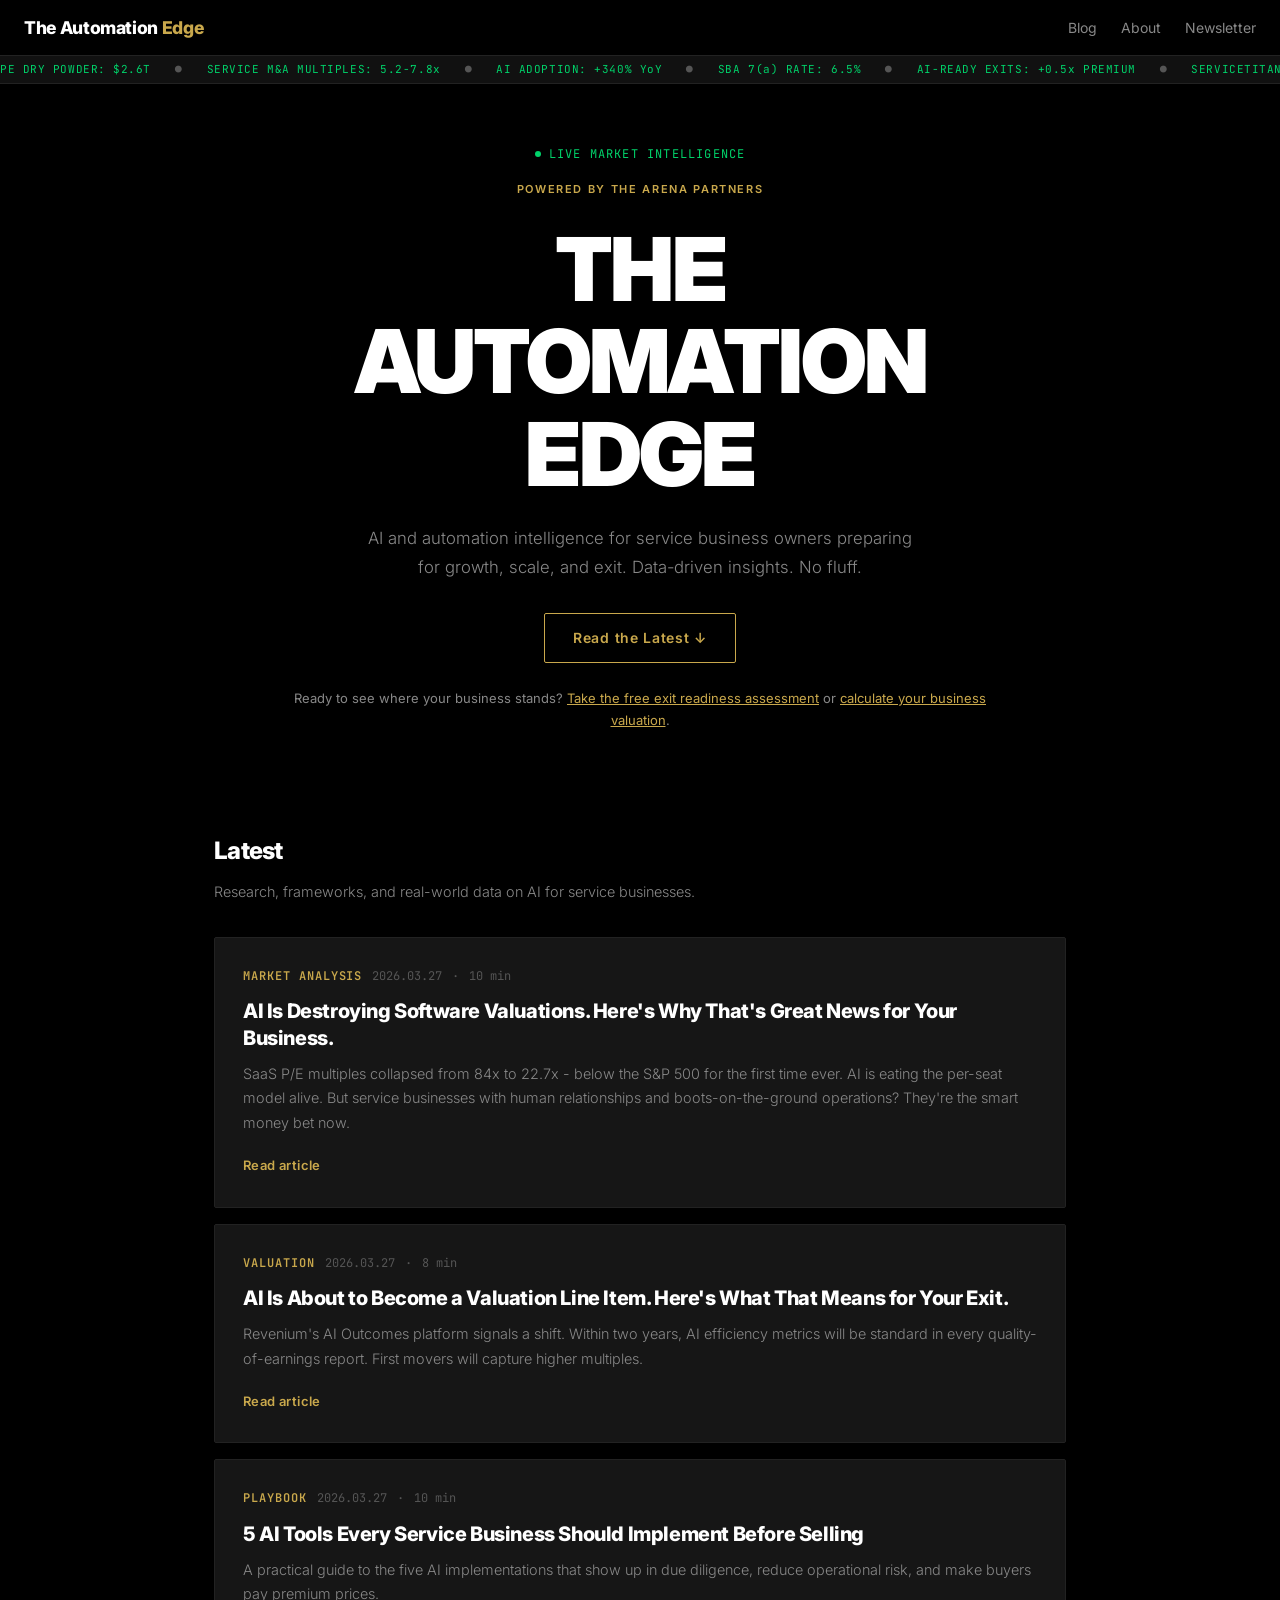
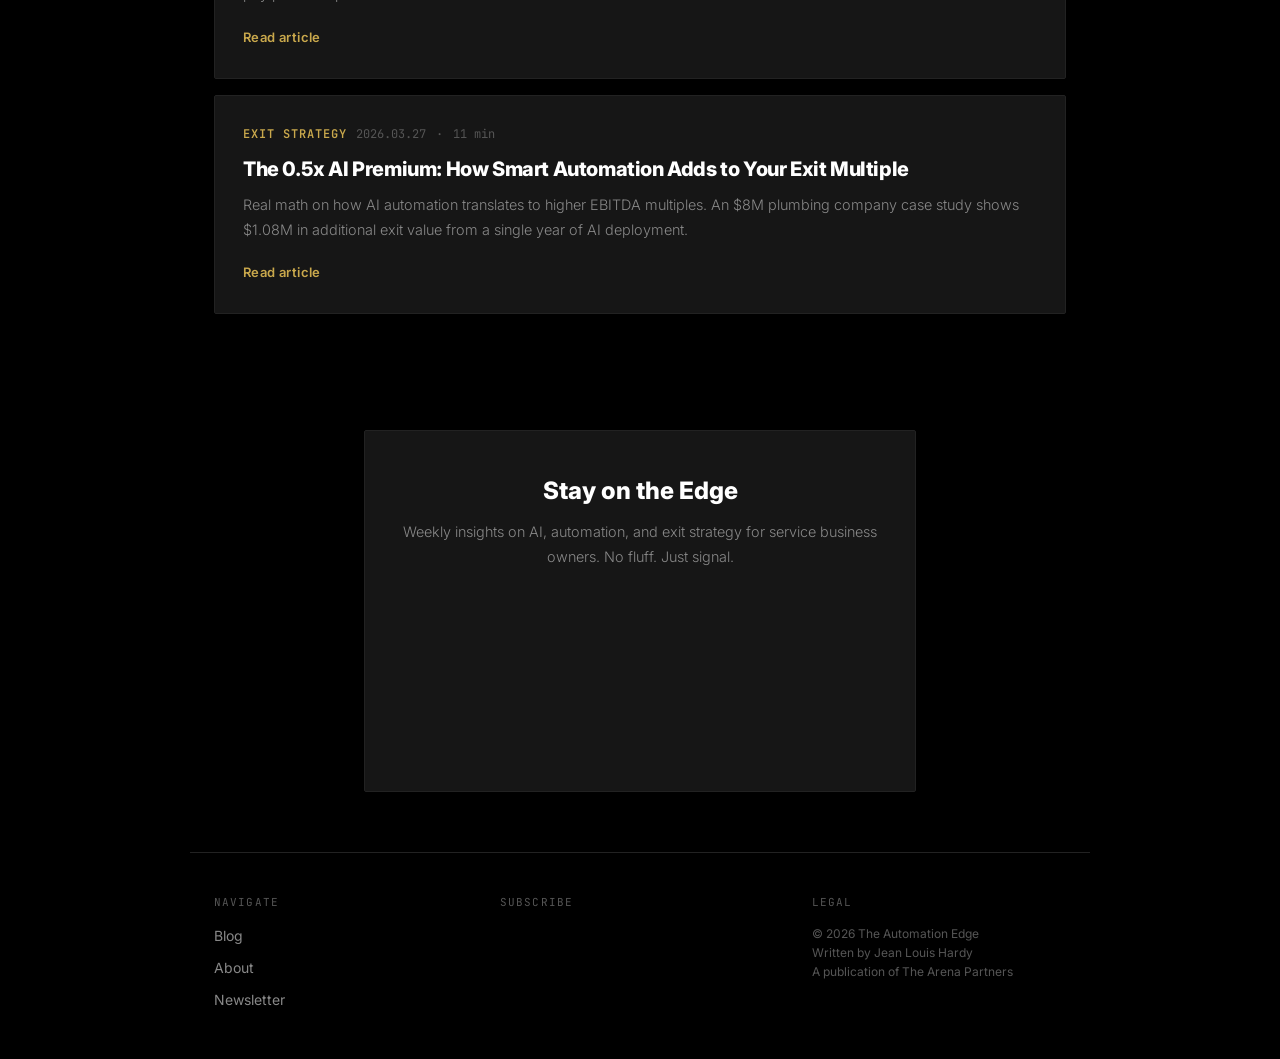
<file: index.html>
<!DOCTYPE html>
<html lang="en">
<head>
    <meta name="google-site-verification" content="7tAA2Qm28awSrajaxSXie-OQLRezC1XZXgGrlalWngw" />
  <meta charset="UTF-8">
  <meta name="viewport" content="width=device-width, initial-scale=1.0">
  <title>The Automation Edge — AI & Automation Intelligence for Service Business Owners</title>
  <meta name="description" content="Expert insights on AI and automation for service business owners preparing for growth, scale, and exit. Written by Jean Louis Hardy.">
  <meta name="author" content="Jean Louis Hardy">
  <link rel="canonical" href="https://vivianashford.github.io/automation-edge/">
  <meta property="og:type" content="website">
  <meta property="og:title" content="The Automation Edge — AI & Automation Intelligence for Service Business Owners">
  <meta property="og:description" content="Expert insights on AI and automation for service business owners preparing for growth, scale, and exit.">
  <meta property="og:url" content="https://vivianashford.github.io/automation-edge/">
  <meta property="og:site_name" content="The Automation Edge">
  <meta name="twitter:card" content="summary_large_image">
  <meta name="twitter:title" content="The Automation Edge">
  <meta name="twitter:description" content="AI & Automation Intelligence for Service Business Owners">

  <link rel="preconnect" href="https://fonts.googleapis.com">
  <link rel="preconnect" href="https://fonts.gstatic.com" crossorigin>
  <link href="https://fonts.googleapis.com/css2?family=Inter:wght@300;400;600;800;900&family=JetBrains+Mono:wght@400;600&display=swap" rel="stylesheet">

  <script async src="https://www.googletagmanager.com/gtag/js?id=G-SDMM90P63D"></script>
  <script>
    window.dataLayer = window.dataLayer || [];
    function gtag(){dataLayer.push(arguments);}
    gtag('js', new Date());
    gtag('config', 'G-SDMM90P63D');
  </script>

  <script type="application/ld+json">
  {
    "@context": "https://schema.org",
    "@type": "Blog",
    "name": "The Automation Edge",
    "description": "AI & Automation Intelligence for Service Business Owners",
    "url": "https://vivianashford.github.io/automation-edge/",
    "author": {
      "@type": "Person",
      "name": "Jean Louis Hardy",
      "url": "https://vivianashford.github.io/automation-edge/about.html",
      "jobTitle": "AI & Automation Strategist",
      "sameAs": ["https://www.linkedin.com/in/jeanlouishardy/"]
    },
    "publisher": {
      "@type": "Organization",
      "name": "The Arena Partners",
      "url": "https://thearenapartners.com",
      "logo": {
        "@type": "ImageObject",
        "url": "https://thearenapartners.com/logo.png"
      }
    }
  }
  </script>
  <script type="application/ld+json">
  {
    "@context": "https://schema.org",
    "@type": "Organization",
    "name": "The Automation Edge",
    "url": "https://vivianashford.github.io/automation-edge/",
    "description": "AI & Automation Intelligence for Service Business Owners",
    "parentOrganization": {
      "@type": "Organization",
      "name": "The Arena Partners",
      "url": "https://thearenapartners.com"
    }
  }
  </script>
  <script type="application/ld+json">
  {
    "@context": "https://schema.org",
    "@type": "BreadcrumbList",
    "itemListElement": [
      {
        "@type": "ListItem",
        "position": 1,
        "name": "The Automation Edge",
        "item": "https://vivianashford.github.io/automation-edge/"
      }
    ]
  }
  </script>

  <style>
    /* ALL styles inline - no external CSS dependency for the index page */
    *, *::before, *::after { margin: 0; padding: 0; box-sizing: border-box; }

    :root {
      --black: #000000;
      --surface: #111111;
      --card: #161616;
      --border: #222222;
      --gold: #C9A84C;
      --green: #00D26A;
      --cyan: #00C9DB;
      --white: #FFFFFF;
      --gray: #888888;
      --muted: #555555;
    }

    html { font-size: 16px; scroll-behavior: smooth; }

    body {
      font-family: 'Inter', -apple-system, BlinkMacSystemFont, 'Segoe UI', Roboto, sans-serif;
      background: var(--black);
      color: var(--white);
      line-height: 1.7;
      -webkit-font-smoothing: antialiased;
    }

    /* NAV */
    .nav {
      position: fixed;
      top: 0;
      left: 0;
      right: 0;
      z-index: 1000;
      background: rgba(0,0,0,0.85);
      backdrop-filter: blur(20px);
      -webkit-backdrop-filter: blur(20px);
      border-bottom: 1px solid var(--border);
      padding: 0 24px;
      height: 56px;
      display: flex;
      align-items: center;
      justify-content: space-between;
    }

    .nav-brand {
      color: var(--white);
      text-decoration: none;
      font-weight: 800;
      font-size: 1.1rem;
      letter-spacing: -0.02em;
    }

    .nav-brand span { color: var(--gold); }

    .nav-links {
      list-style: none;
      display: flex;
      gap: 24px;
    }

    .nav-links a {
      color: var(--gray);
      text-decoration: none;
      font-size: 14px;
      font-weight: 400;
    }

    .nav-links a:hover { color: var(--white); }

    .nav-toggle {
      display: none;
      background: none;
      border: none;
      color: var(--white);
      font-size: 24px;
      cursor: pointer;
    }

    /* TICKER - scrolls with page, not fixed */
    .ticker {
      margin-top: 56px;
      background: var(--surface);
      border-bottom: 1px solid var(--border);
      height: 28px;
      overflow: hidden;
      display: flex;
      align-items: center;
    }

    .ticker-track {
      display: flex;
      gap: 24px;
      white-space: nowrap;
      animation: scroll-ticker 30s linear infinite;
      font-family: 'JetBrains Mono', monospace;
      font-size: 11px;
      color: var(--green);
      letter-spacing: 0.05em;
    }

    .ticker-dot { color: var(--muted); }

    @keyframes scroll-ticker {
      0% { transform: translateX(0); }
      100% { transform: translateX(-50%); }
    }

    /* HERO */
    .hero {
      padding: 60px 24px 60px;
      text-align: center;
      max-width: 800px;
      margin: 0 auto;
    }

    .hero-eyebrow {
      font-family: 'JetBrains Mono', monospace;
      font-size: 12px;
      color: var(--green);
      letter-spacing: 0.1em;
      text-transform: uppercase;
      margin-bottom: 16px;
      display: flex;
      align-items: center;
      justify-content: center;
      gap: 8px;
    }

    .pulse-dot {
      width: 6px;
      height: 6px;
      background: var(--green);
      border-radius: 50%;
      animation: pulse 2s ease-in-out infinite;
    }

    @keyframes pulse {
      0%, 100% { opacity: 1; }
      50% { opacity: 0.3; }
    }

    .arena-wordmark {
      color: var(--gold);
      font-size: 11px;
      font-weight: 600;
      letter-spacing: 0.15em;
      text-transform: uppercase;
      margin-bottom: 24px;
    }

    .hero h1 {
      font-size: clamp(3rem, 8vw, 5.5rem);
      font-weight: 900;
      letter-spacing: -0.03em;
      line-height: 1.05;
      margin-bottom: 24px;
    }

    .hero .tagline {
      color: var(--gray);
      font-size: 1.05rem;
      font-weight: 300;
      line-height: 1.7;
      max-width: 560px;
      margin: 0 auto 32px;
    }

    .hero-cta {
      display: inline-block;
      color: var(--gold);
      text-decoration: none;
      font-size: 14px;
      font-weight: 600;
      letter-spacing: 0.05em;
      border: 1px solid var(--gold);
      padding: 12px 28px;
      border-radius: 2px;
      transition: all 0.2s;
    }

    .hero-cta:hover {
      background: var(--gold);
      color: var(--black);
    }

    /* POSTS SECTION */
    .posts-section {
      max-width: 900px;
      margin: 0 auto;
      padding: 40px 24px 60px;
    }

    .section-label {
      font-size: 1.5rem;
      font-weight: 800;
      letter-spacing: -0.03em;
      margin-bottom: 8px;
    }

    .section-desc {
      color: var(--gray);
      font-size: 0.9rem;
      font-weight: 300;
      margin-bottom: 32px;
    }

    /* POST CARDS - no animation, always visible */
    .post-card {
      background: var(--card);
      border: 1px solid var(--border);
      border-radius: 2px;
      padding: 28px;
      margin-bottom: 16px;
      transition: border-color 0.2s;
    }

    .post-card:hover {
      border-color: var(--gold);
    }

    .post-meta {
      display: flex;
      align-items: center;
      gap: 10px;
      margin-bottom: 12px;
      font-family: 'JetBrains Mono', monospace;
      font-size: 12px;
      color: var(--muted);
    }

    .post-tag {
      color: var(--gold);
      font-weight: 600;
      text-transform: uppercase;
      letter-spacing: 0.08em;
    }

    .post-card h3 {
      font-size: 1.25rem;
      font-weight: 800;
      letter-spacing: -0.02em;
      margin-bottom: 10px;
      line-height: 1.35;
    }

    .post-card h3 a {
      color: var(--white);
      text-decoration: none;
    }

    .post-card h3 a:hover {
      color: var(--gold);
    }

    .post-excerpt {
      color: var(--gray);
      font-size: 0.9rem;
      font-weight: 300;
      line-height: 1.7;
      margin-bottom: 16px;
    }

    .read-more {
      color: var(--gold);
      text-decoration: none;
      font-size: 13px;
      font-weight: 600;
      letter-spacing: 0.03em;
    }

    .read-more:hover {
      text-decoration: underline;
    }

    /* NEWSLETTER */
    .newsletter {
      max-width: 600px;
      margin: 0 auto;
      padding: 40px 24px 60px;
      text-align: center;
    }

    .newsletter-box {
      background: var(--card);
      border: 1px solid var(--border);
      border-radius: 2px;
      padding: 40px 28px;
    }

    .newsletter-box h2 {
      font-size: 1.5rem;
      font-weight: 800;
      margin-bottom: 8px;
    }

    .newsletter-box p {
      color: var(--gray);
      font-size: 0.9rem;
      font-weight: 300;
      margin-bottom: 24px;
    }

    .newsletter-box iframe {
      border: none;
      width: 100%;
      max-width: 480px;
    }

    /* FOOTER */
    .footer {
      border-top: 1px solid var(--border);
      padding: 40px 24px;
      max-width: 900px;
      margin: 0 auto;
    }

    .footer-grid {
      display: grid;
      grid-template-columns: 1fr 1fr 1fr;
      gap: 32px;
    }

    .footer-label {
      font-family: 'JetBrains Mono', monospace;
      font-size: 11px;
      color: var(--muted);
      text-transform: uppercase;
      letter-spacing: 0.1em;
      margin-bottom: 12px;
    }

    .footer a {
      color: var(--gray);
      text-decoration: none;
      font-size: 14px;
      display: block;
      margin-bottom: 8px;
    }

    .footer a:hover { color: var(--white); }

    .footer-legal {
      color: var(--muted);
      font-size: 12px;
      line-height: 1.6;
    }

    /* MOBILE */
    @media (max-width: 768px) {
      .nav-links { display: none; }
      .nav-links.open {
        display: flex;
        flex-direction: column;
        position: absolute;
        top: 56px;
        left: 0;
        right: 0;
        background: rgba(0,0,0,0.95);
        padding: 16px 24px;
        gap: 12px;
        border-bottom: 1px solid var(--border);
      }
      .nav-toggle { display: block; }
      .hero { padding: 40px 20px 30px; }
      .hero h1 { font-size: clamp(2.5rem, 10vw, 3.5rem); }
      .posts-section { padding: 24px 16px 40px; }
      .post-card { padding: 20px; }
      .newsletter { padding: 24px 16px 40px; }
      .newsletter-box { padding: 28px 20px; }
      .footer-grid { grid-template-columns: 1fr; gap: 24px; }
      .ticker { margin-top: 56px; }
    }
  </style>
</head>
<body>

  <!-- Nav -->
  <nav class="nav">
    <a href="index.html" class="nav-brand">The Automation <span>Edge</span></a>
    <button class="nav-toggle" onclick="document.querySelector('.nav-links').classList.toggle('open')" aria-label="Menu">&#9776;</button>
    <ul class="nav-links">
      <li><a href="index.html">Blog</a></li>
      <li><a href="about.html">About</a></li>
      <li><a href="https://thearenapartners.substack.com" target="_blank" rel="noopener">Newsletter</a></li>
    </ul>
  </nav>

  <!-- Ticker -->
  <div class="ticker">
    <div class="ticker-track">
      <span>PE DRY POWDER: $2.6T</span>
      <span class="ticker-dot">&#9679;</span>
      <span>SERVICE M&amp;A MULTIPLES: 5.2-7.8x</span>
      <span class="ticker-dot">&#9679;</span>
      <span>AI ADOPTION: +340% YoY</span>
      <span class="ticker-dot">&#9679;</span>
      <span>SBA 7(a) RATE: 6.5%</span>
      <span class="ticker-dot">&#9679;</span>
      <span>AI-READY EXITS: +0.5x PREMIUM</span>
      <span class="ticker-dot">&#9679;</span>
      <span>SERVICETITAN MKTCAP: $9.2B</span>
      <span class="ticker-dot">&#9679;</span>
      <span>PE DRY POWDER: $2.6T</span>
      <span class="ticker-dot">&#9679;</span>
      <span>SERVICE M&amp;A MULTIPLES: 5.2-7.8x</span>
      <span class="ticker-dot">&#9679;</span>
      <span>AI ADOPTION: +340% YoY</span>
      <span class="ticker-dot">&#9679;</span>
      <span>SBA 7(a) RATE: 6.5%</span>
      <span class="ticker-dot">&#9679;</span>
      <span>AI-READY EXITS: +0.5x PREMIUM</span>
      <span class="ticker-dot">&#9679;</span>
      <span>SERVICETITAN MKTCAP: $9.2B</span>
      <span class="ticker-dot">&#9679;</span>
    </div>
  </div>

  <!-- Hero -->
  <section class="hero">
    <div class="hero-eyebrow">
      <span class="pulse-dot"></span>
      Live Market Intelligence
    </div>
    <div class="arena-wordmark">Powered by The Arena Partners</div>
    <h1>THE<br>AUTOMATION<br>EDGE</h1>
    <p class="tagline">AI and automation intelligence for service business owners preparing for growth, scale, and exit. Data-driven insights. No fluff.</p>
    <a href="#posts" class="hero-cta">Read the Latest ↓</a>
    <p style="margin-top: 24px; font-size: 13px; color: var(--gray);">Ready to see where your business stands? <a href="https://thearenapartners.com/assessment.html" style="color: var(--gold);" target="_blank" rel="noopener">Take the free exit readiness assessment</a> or <a href="https://thearenapartners.com/calculator.html" style="color: var(--gold);" target="_blank" rel="noopener">calculate your business valuation</a>.</p>
  </section>

  <!-- Posts -->
  <section class="posts-section" id="posts">
    <h2 class="section-label">Latest</h2>
    <p class="section-desc">Research, frameworks, and real-world data on AI for service businesses.</p>

    <article class="post-card">
      <div class="post-meta">
        <span class="post-tag">Market Analysis</span>
        <span>2026.03.27</span>
        <span>&#183;</span>
        <span>10 min</span>
      </div>
      <h3><a href="ai-destroying-software-valuations.html">AI Is Destroying Software Valuations. Here's Why That's Great News for Your Business.</a></h3>
      <p class="post-excerpt">SaaS P/E multiples collapsed from 84x to 22.7x - below the S&P 500 for the first time ever. AI is eating the per-seat model alive. But service businesses with human relationships and boots-on-the-ground operations? They're the smart money bet now.</p>
      <a href="ai-destroying-software-valuations.html" class="read-more">Read article</a>
    </article>

    <article class="post-card">
      <div class="post-meta">
        <span class="post-tag">Valuation</span>
        <span>2026.03.27</span>
        <span>&#183;</span>
        <span>8 min</span>
      </div>
      <h3><a href="ai-valuation-line-item.html">AI Is About to Become a Valuation Line Item. Here's What That Means for Your Exit.</a></h3>
      <p class="post-excerpt">Revenium's AI Outcomes platform signals a shift. Within two years, AI efficiency metrics will be standard in every quality-of-earnings report. First movers will capture higher multiples.</p>
      <a href="ai-valuation-line-item.html" class="read-more">Read article</a>
    </article>

    <article class="post-card">
      <div class="post-meta">
        <span class="post-tag">Playbook</span>
        <span>2026.03.27</span>
        <span>&#183;</span>
        <span>10 min</span>
      </div>
      <h3><a href="five-ai-tools-before-selling.html">5 AI Tools Every Service Business Should Implement Before Selling</a></h3>
      <p class="post-excerpt">A practical guide to the five AI implementations that show up in due diligence, reduce operational risk, and make buyers pay premium prices.</p>
      <a href="five-ai-tools-before-selling.html" class="read-more">Read article</a>
    </article>

    <article class="post-card">
      <div class="post-meta">
        <span class="post-tag">Exit Strategy</span>
        <span>2026.03.27</span>
        <span>&#183;</span>
        <span>11 min</span>
      </div>
      <h3><a href="the-05x-ai-premium.html">The 0.5x AI Premium: How Smart Automation Adds to Your Exit Multiple</a></h3>
      <p class="post-excerpt">Real math on how AI automation translates to higher EBITDA multiples. An $8M plumbing company case study shows $1.08M in additional exit value from a single year of AI deployment.</p>
      <a href="the-05x-ai-premium.html" class="read-more">Read article</a>
    </article>
  </section>

  <!-- Newsletter -->
  <section class="newsletter">
    <div class="newsletter-box">
      <h2>Stay on the Edge</h2>
      <p>Weekly insights on AI, automation, and exit strategy for service business owners. No fluff. Just signal.</p>
      <iframe src="https://thearenapartners.substack.com/embed" width="480" height="150" style="background: transparent;" frameborder="0" scrolling="no"></iframe>
    </div>
  </section>

  <!-- Footer -->
  <footer class="footer">
    <div class="footer-grid">
      <div>
        <div class="footer-label">Navigate</div>
        <a href="index.html">Blog</a>
        <a href="about.html">About</a>
        <a href="https://thearenapartners.substack.com" target="_blank" rel="noopener">Newsletter</a>
      </div>
      <div>
        <div class="footer-label">Subscribe</div>
        <iframe src="https://thearenapartners.substack.com/embed" width="280" height="80" style="background: transparent;" frameborder="0" scrolling="no"></iframe>
      </div>
      <div>
        <div class="footer-label">Legal</div>
        <div class="footer-legal">
          &copy; 2026 The Automation Edge<br>
          Written by Jean Louis Hardy<br>
          A publication of The Arena Partners
        </div>
      </div>
    </div>
  </footer>

</body>
</html>
</file>
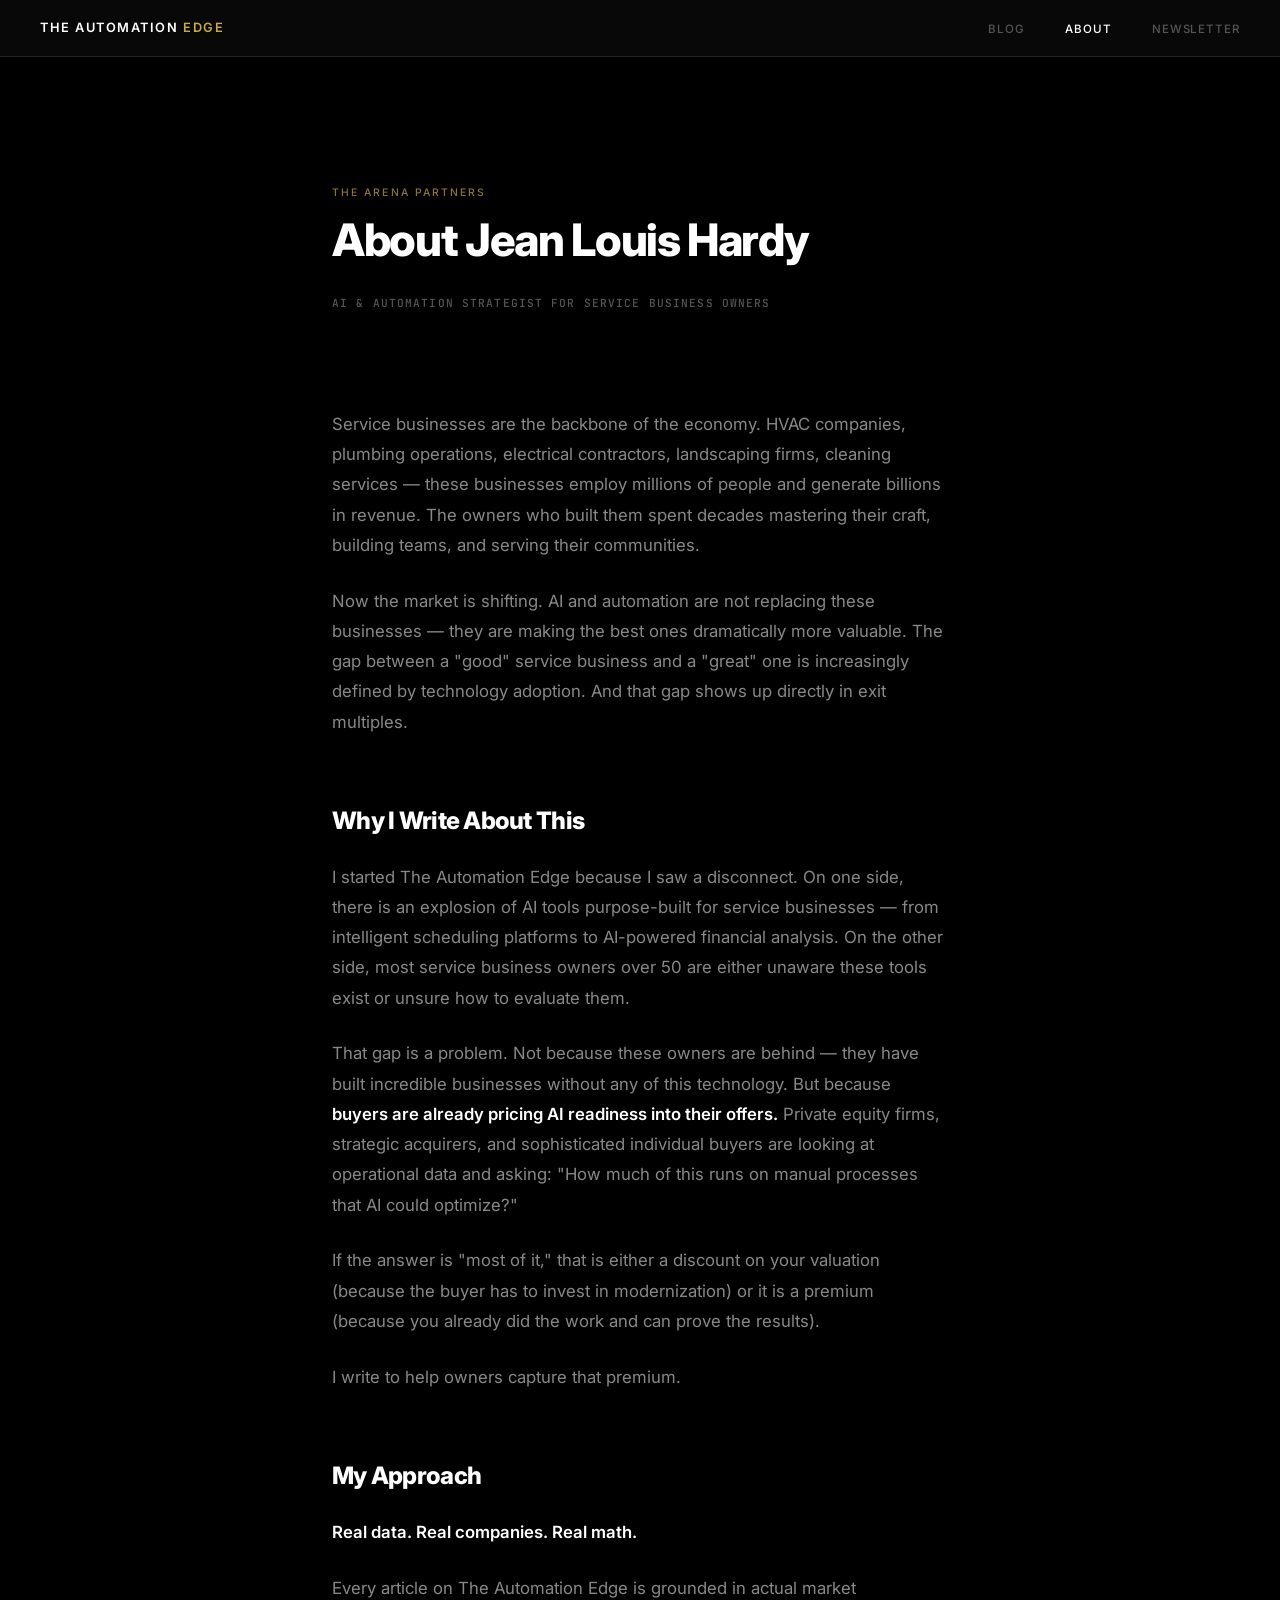
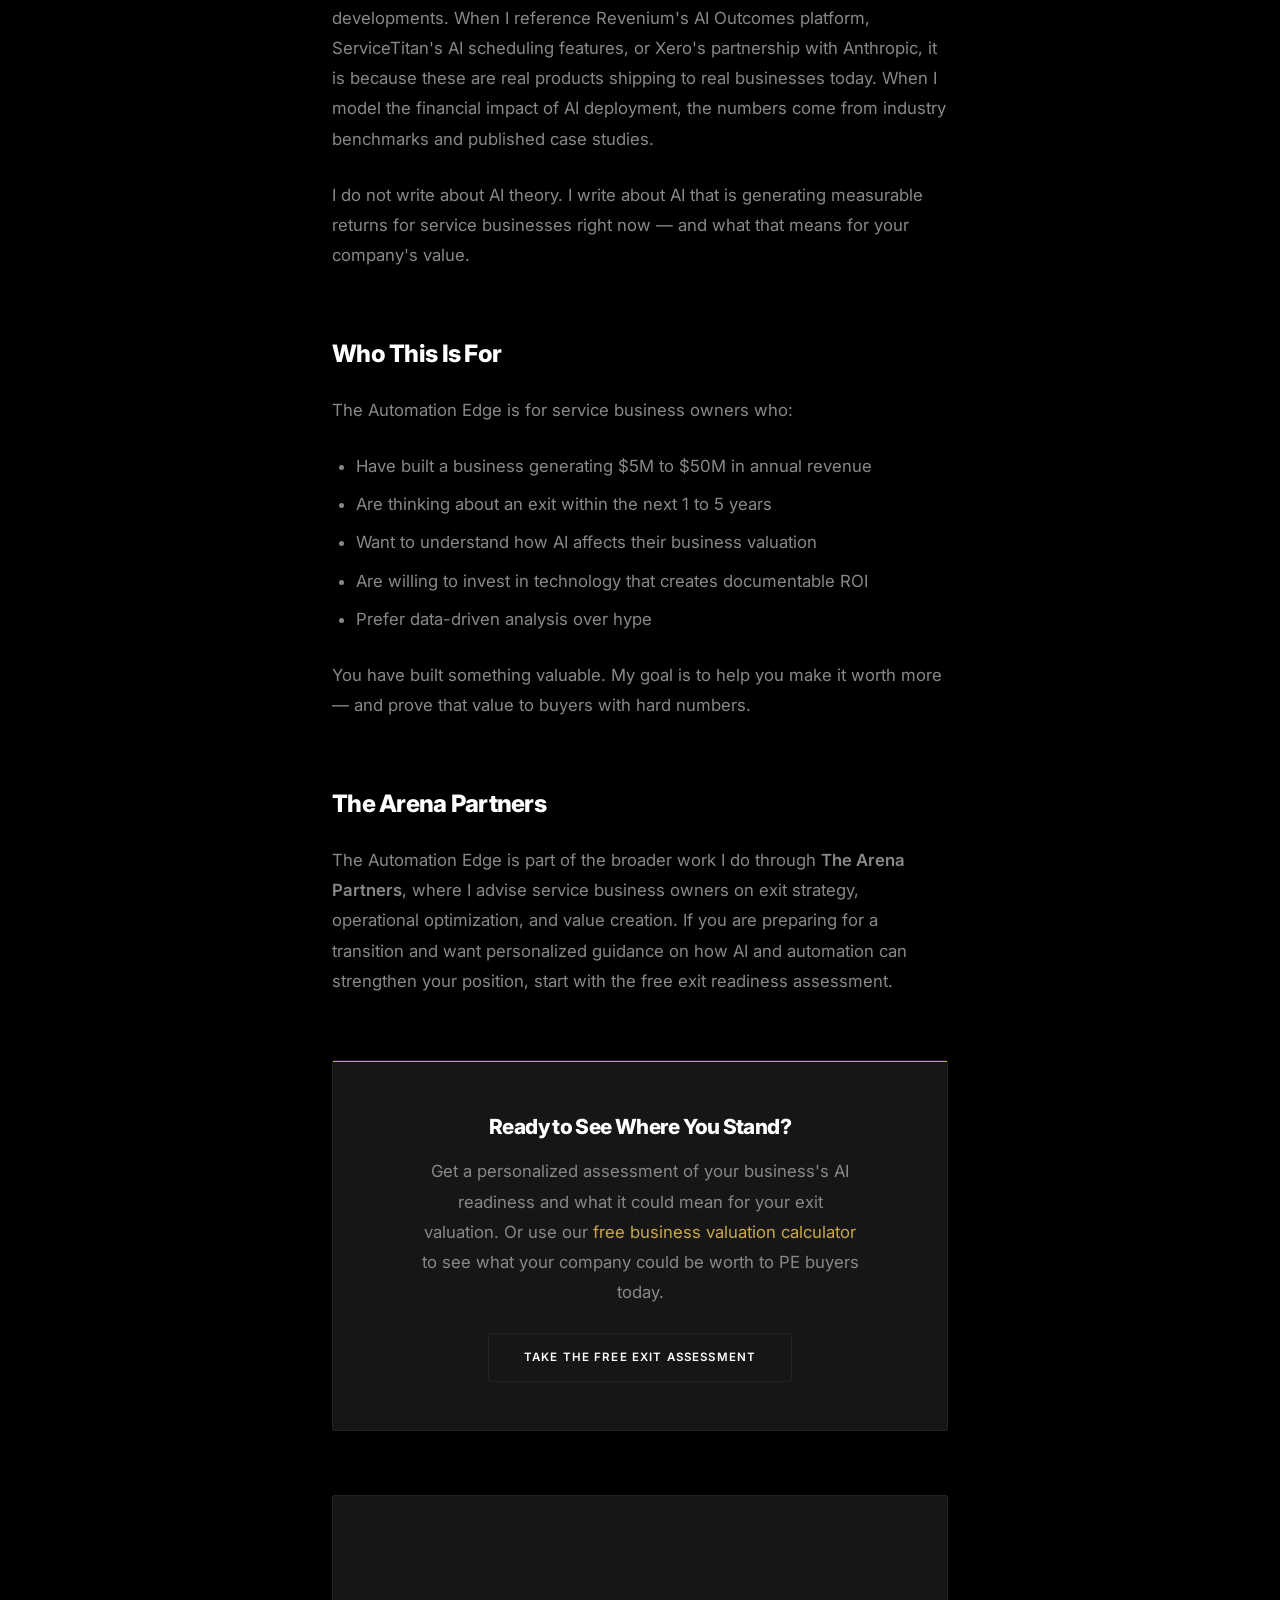
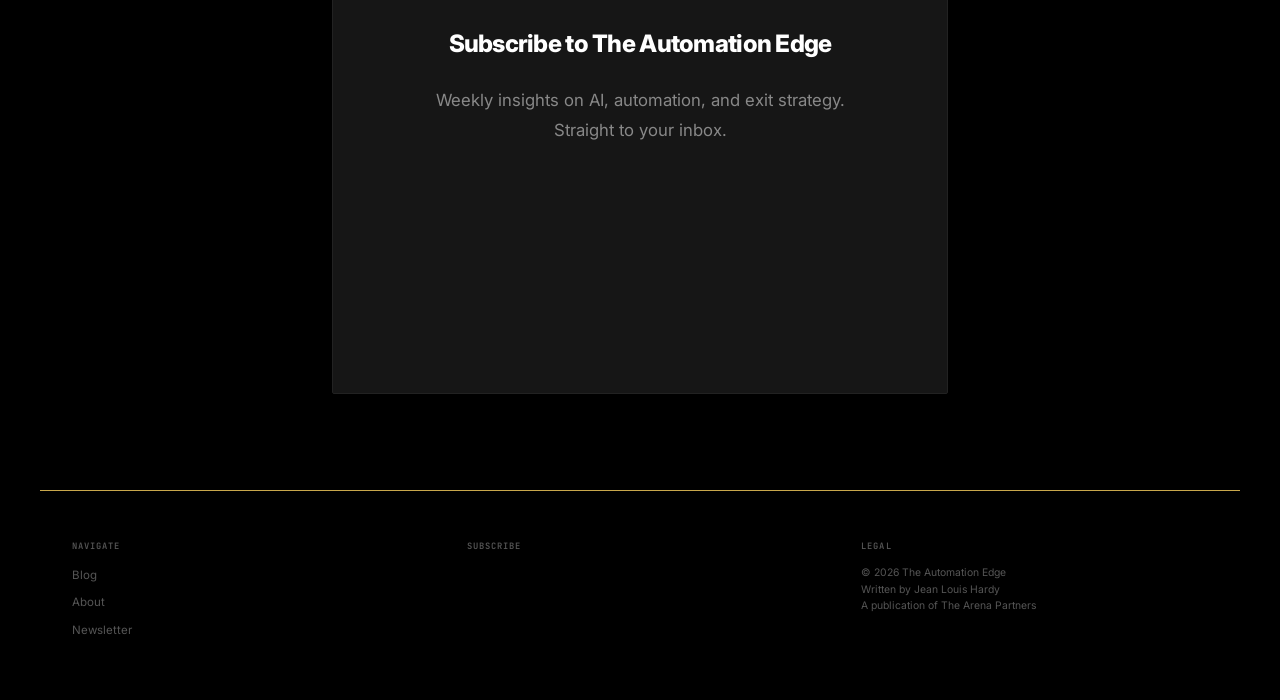
<file: about.html>
<!DOCTYPE html>
<html lang="en">
<head>
  <meta charset="UTF-8">
  <meta http-equiv="Cache-Control" content="no-cache, no-store, must-revalidate">
  <meta http-equiv="Pragma" content="no-cache">
  <meta name="viewport" content="width=device-width, initial-scale=1.0">
  <title>About Jean Louis Hardy — The Automation Edge</title>
  <meta name="description" content="Jean Louis Hardy writes about AI, automation, and exit strategy for service business owners. Learn about the mind behind The Automation Edge.">
  <meta name="author" content="Jean Louis Hardy">
  <link rel="canonical" href="https://vivianashford.github.io/automation-edge/about.html">

  <!-- Open Graph -->
  <meta property="og:type" content="profile">
  <meta property="og:title" content="About Jean Louis Hardy — The Automation Edge">
  <meta property="og:description" content="AI and automation strategist helping service business owners maximize exit value.">
  <meta property="og:url" content="https://vivianashford.github.io/automation-edge/about.html">
  <meta property="og:site_name" content="The Automation Edge">

  <!-- Twitter -->
  <meta name="twitter:card" content="summary_large_image">
  <meta name="twitter:title" content="About Jean Louis Hardy — The Automation Edge">
  <meta name="twitter:description" content="AI and automation strategist helping service business owners maximize exit value.">

  <link rel="preconnect" href="https://fonts.googleapis.com">
  <link rel="preconnect" href="https://fonts.gstatic.com" crossorigin>
  <link href="https://fonts.googleapis.com/css2?family=Inter:wght@300;400;500;600;700;800;900&family=JetBrains+Mono:wght@400;500;600;700&display=swap" rel="stylesheet">
  <link rel="stylesheet" href="style.css?v=7">

  <!-- Google Analytics -->
  <script async src="https://www.googletagmanager.com/gtag/js?id=G-SDMM90P63D"></script>
  <script>
    window.dataLayer = window.dataLayer || [];
    function gtag(){dataLayer.push(arguments);}
    gtag('js', new Date());
    gtag('config', 'G-SDMM90P63D');
  </script>

  <script type="application/ld+json">
  {
    "@context": "https://schema.org",
    "@type": "AboutPage",
    "name": "About Jean Louis Hardy",
    "url": "https://vivianashford.github.io/automation-edge/about.html",
    "description": "AI and automation strategist helping service business owners maximize exit value.",
    "mainEntity": {
      "@type": "Person",
      "name": "Jean Louis Hardy",
      "url": "https://vivianashford.github.io/automation-edge/about.html",
      "jobTitle": "AI & Automation Strategist",
      "description": "Helping service business owners leverage AI and automation to increase operational efficiency, drive higher valuations, and achieve premium exits.",
      "worksFor": {
        "@type": "Organization",
        "name": "The Arena Partners",
        "url": "https://thearenapartners.com"
      },
      "sameAs": ["https://www.linkedin.com/in/jeanlouishardy/"]
    }
  }
  </script>
  <script type="application/ld+json">
  {
    "@context": "https://schema.org",
    "@type": "BreadcrumbList",
    "itemListElement": [
      {
        "@type": "ListItem",
        "position": 1,
        "name": "The Automation Edge",
        "item": "https://vivianashford.github.io/automation-edge/"
      },
      {
        "@type": "ListItem",
        "position": 2,
        "name": "About",
        "item": "https://vivianashford.github.io/automation-edge/about.html"
      }
    ]
  }
  </script>
</head>
<body>

  <!-- Scroll Progress Bar -->
  <div class="scroll-progress" id="scrollProgress"></div>

  <!-- Navigation -->
  <nav class="site-nav" id="siteNav">
    <div class="nav-inner">
      <a href="index.html" class="nav-brand">The Automation <span>Edge</span></a>
      <button class="nav-toggle" onclick="document.querySelector('.nav-links').classList.toggle('open')" aria-label="Toggle menu">&#9776;</button>
      <ul class="nav-links">
        <li><a href="index.html">Blog</a></li>
        <li><a href="about.html" class="active">About</a></li>
        <li><a href="https://thearenapartners.substack.com" target="_blank" rel="noopener">Newsletter</a></li>
      </ul>
    </div>
  </nav>

  <!-- About Hero -->
  <section class="about-hero">
    <div class="arena-wordmark">The Arena Partners</div>
    <h1>About Jean Louis Hardy</h1>
    <p class="subtitle">AI &amp; Automation Strategist for Service Business Owners</p>
  </section>

  <!-- About Content -->
  <div class="about-content">

    <p>Service businesses are the backbone of the economy. HVAC companies, plumbing operations, electrical contractors, landscaping firms, cleaning services — these businesses employ millions of people and generate billions in revenue. The owners who built them spent decades mastering their craft, building teams, and serving their communities.</p>

    <p>Now the market is shifting. AI and automation are not replacing these businesses — they are making the best ones dramatically more valuable. The gap between a "good" service business and a "great" one is increasingly defined by technology adoption. And that gap shows up directly in exit multiples.</p>

    <h2>Why I Write About This</h2>

    <p>I started The Automation Edge because I saw a disconnect. On one side, there is an explosion of AI tools purpose-built for service businesses — from intelligent scheduling platforms to AI-powered financial analysis. On the other side, most service business owners over 50 are either unaware these tools exist or unsure how to evaluate them.</p>

    <p>That gap is a problem. Not because these owners are behind — they have built incredible businesses without any of this technology. But because <strong>buyers are already pricing AI readiness into their offers.</strong> Private equity firms, strategic acquirers, and sophisticated individual buyers are looking at operational data and asking: "How much of this runs on manual processes that AI could optimize?"</p>

    <p>If the answer is "most of it," that is either a discount on your valuation (because the buyer has to invest in modernization) or it is a premium (because you already did the work and can prove the results).</p>

    <p>I write to help owners capture that premium.</p>

    <h2>My Approach</h2>

    <p><strong>Real data. Real companies. Real math.</strong></p>

    <p>Every article on The Automation Edge is grounded in actual market developments. When I reference Revenium's AI Outcomes platform, ServiceTitan's AI scheduling features, or Xero's partnership with Anthropic, it is because these are real products shipping to real businesses today. When I model the financial impact of AI deployment, the numbers come from industry benchmarks and published case studies.</p>

    <p>I do not write about AI theory. I write about AI that is generating measurable returns for service businesses right now — and what that means for your company's value.</p>

    <h2>Who This Is For</h2>

    <p>The Automation Edge is for service business owners who:</p>

    <ul>
      <li>Have built a business generating $5M to $50M in annual revenue</li>
      <li>Are thinking about an exit within the next 1 to 5 years</li>
      <li>Want to understand how AI affects their business valuation</li>
      <li>Are willing to invest in technology that creates documentable ROI</li>
      <li>Prefer data-driven analysis over hype</li>
    </ul>

    <p>You have built something valuable. My goal is to help you make it worth more — and prove that value to buyers with hard numbers.</p>

    <h2>The Arena Partners</h2>

    <p>The Automation Edge is part of the broader work I do through <strong><a href="https://thearenapartners.com" target="_blank" rel="noopener">The Arena Partners</a></strong>, where I advise service business owners on <a href="https://thearenapartners.com/blog/business-exit-strategy-service-companies.html" target="_blank" rel="noopener">exit strategy</a>, operational optimization, and value creation. If you are preparing for a transition and want personalized guidance on how AI and automation can strengthen your position, start with the <a href="https://thearenapartners.com/assessment.html" target="_blank" rel="noopener">free exit readiness assessment</a>.</p>

    <div class="article-cta" style="margin-top: 4rem;">
      <h3>Ready to See Where You Stand?</h3>
      <p>Get a personalized assessment of your business's AI readiness and what it could mean for your exit valuation. Or use our <a href="https://thearenapartners.com/calculator.html" target="_blank" rel="noopener" style="color: var(--gold);">free business valuation calculator</a> to see what your company could be worth to PE buyers today.</p>
      <a href="https://thearenapartners.com/assessment.html" class="btn" target="_blank" rel="noopener">Take the Free Exit Assessment</a>
    </div>

    <div class="newsletter-section" style="margin-top: 4rem;">
      <h2>Subscribe to The Automation Edge</h2>
      <p>Weekly insights on AI, automation, and exit strategy. Straight to your inbox.</p>
      <iframe src="https://thearenapartners.substack.com/embed" width="480" height="150" style="background: transparent;" frameborder="0" scrolling="no"></iframe>
    </div>

  </div>

  <!-- Footer -->
  <footer class="site-footer">
    <div class="footer-inner">
      <div class="footer-col">
        <div class="footer-col-label">Navigate</div>
        <ul class="footer-links">
          <li><a href="index.html">Blog</a></li>
          <li><a href="about.html">About</a></li>
          <li><a href="https://thearenapartners.substack.com" target="_blank" rel="noopener">Newsletter</a></li>
        </ul>
      </div>
      <div class="footer-col">
        <div class="footer-col-label">Subscribe</div>
        <div class="footer-newsletter">
          <iframe src="https://thearenapartners.substack.com/embed" width="300" height="80" style="background: transparent;" frameborder="0" scrolling="no"></iframe>
        </div>
      </div>
      <div class="footer-col footer-legal">
        <div class="footer-col-label">Legal</div>
        <p>&copy; 2026 The Automation Edge</p>
        <p>Written by Jean Louis Hardy</p>
        <p>A publication of The Arena Partners</p>
      </div>
    </div>
  </footer>

  <script>
    // Scroll progress
    const progressBar = document.getElementById('scrollProgress');
    window.addEventListener('scroll', () => {
      const scrollTop = document.documentElement.scrollTop || document.body.scrollTop;
      const scrollHeight = document.documentElement.scrollHeight - document.documentElement.clientHeight;
      progressBar.style.width = (scrollTop / scrollHeight) * 100 + '%';
    });

    // Nav show/hide
    let lastScrollY = 0;
    const nav = document.getElementById('siteNav');
    window.addEventListener('scroll', () => {
      const currentScrollY = window.scrollY;
      if (currentScrollY > lastScrollY && currentScrollY > 100) {
        nav.classList.add('nav-hidden');
      } else {
        nav.classList.remove('nav-hidden');
      }
      lastScrollY = currentScrollY;
    });

    // Reveal
    const revealEls = document.querySelectorAll('.article-cta, .newsletter-section');
    revealEls.forEach(el => el.classList.add('reveal'));
    const obs = new IntersectionObserver((entries) => {
      entries.forEach(e => { if (e.isIntersecting) { e.target.classList.add('revealed'); obs.unobserve(e.target); } });
    }, { threshold: 0.1, rootMargin: '0px 0px -40px 0px' });
    revealEls.forEach(el => obs.observe(el));
  </script>

</body>
</html>
</file>
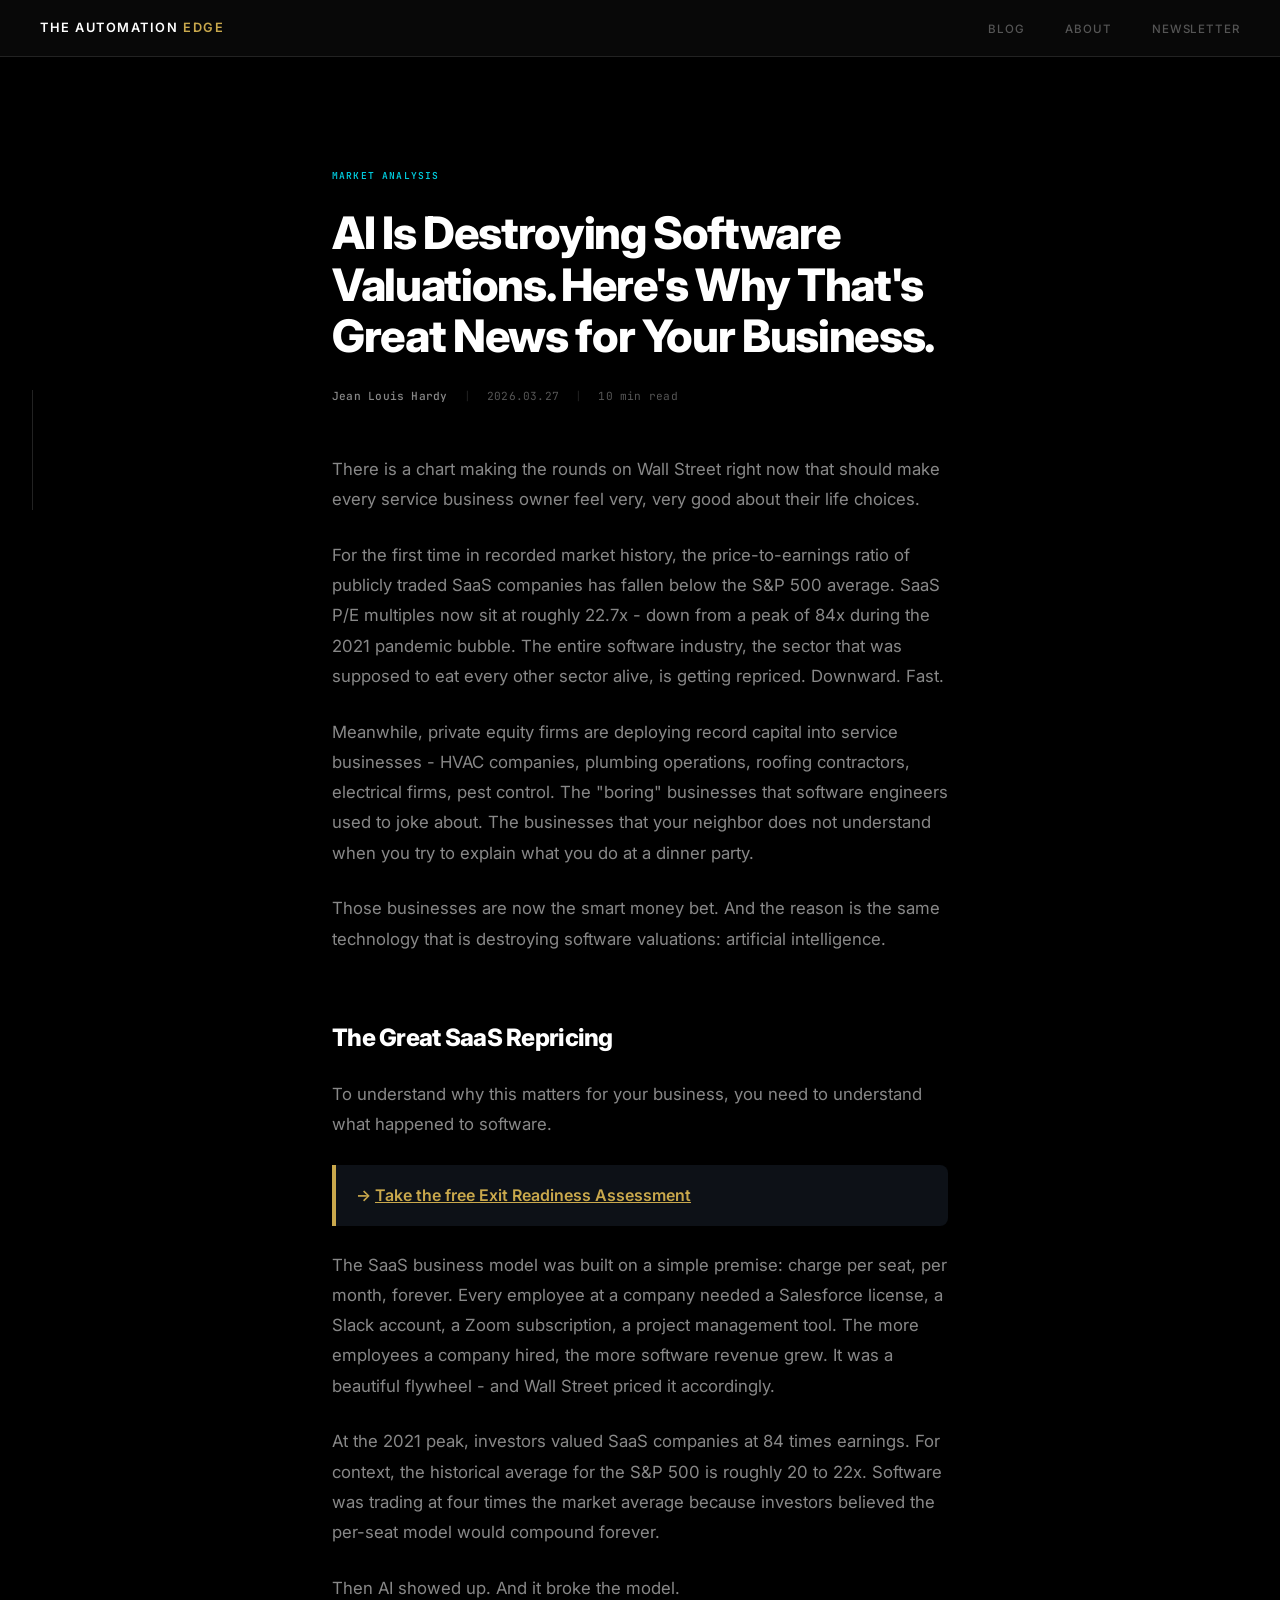
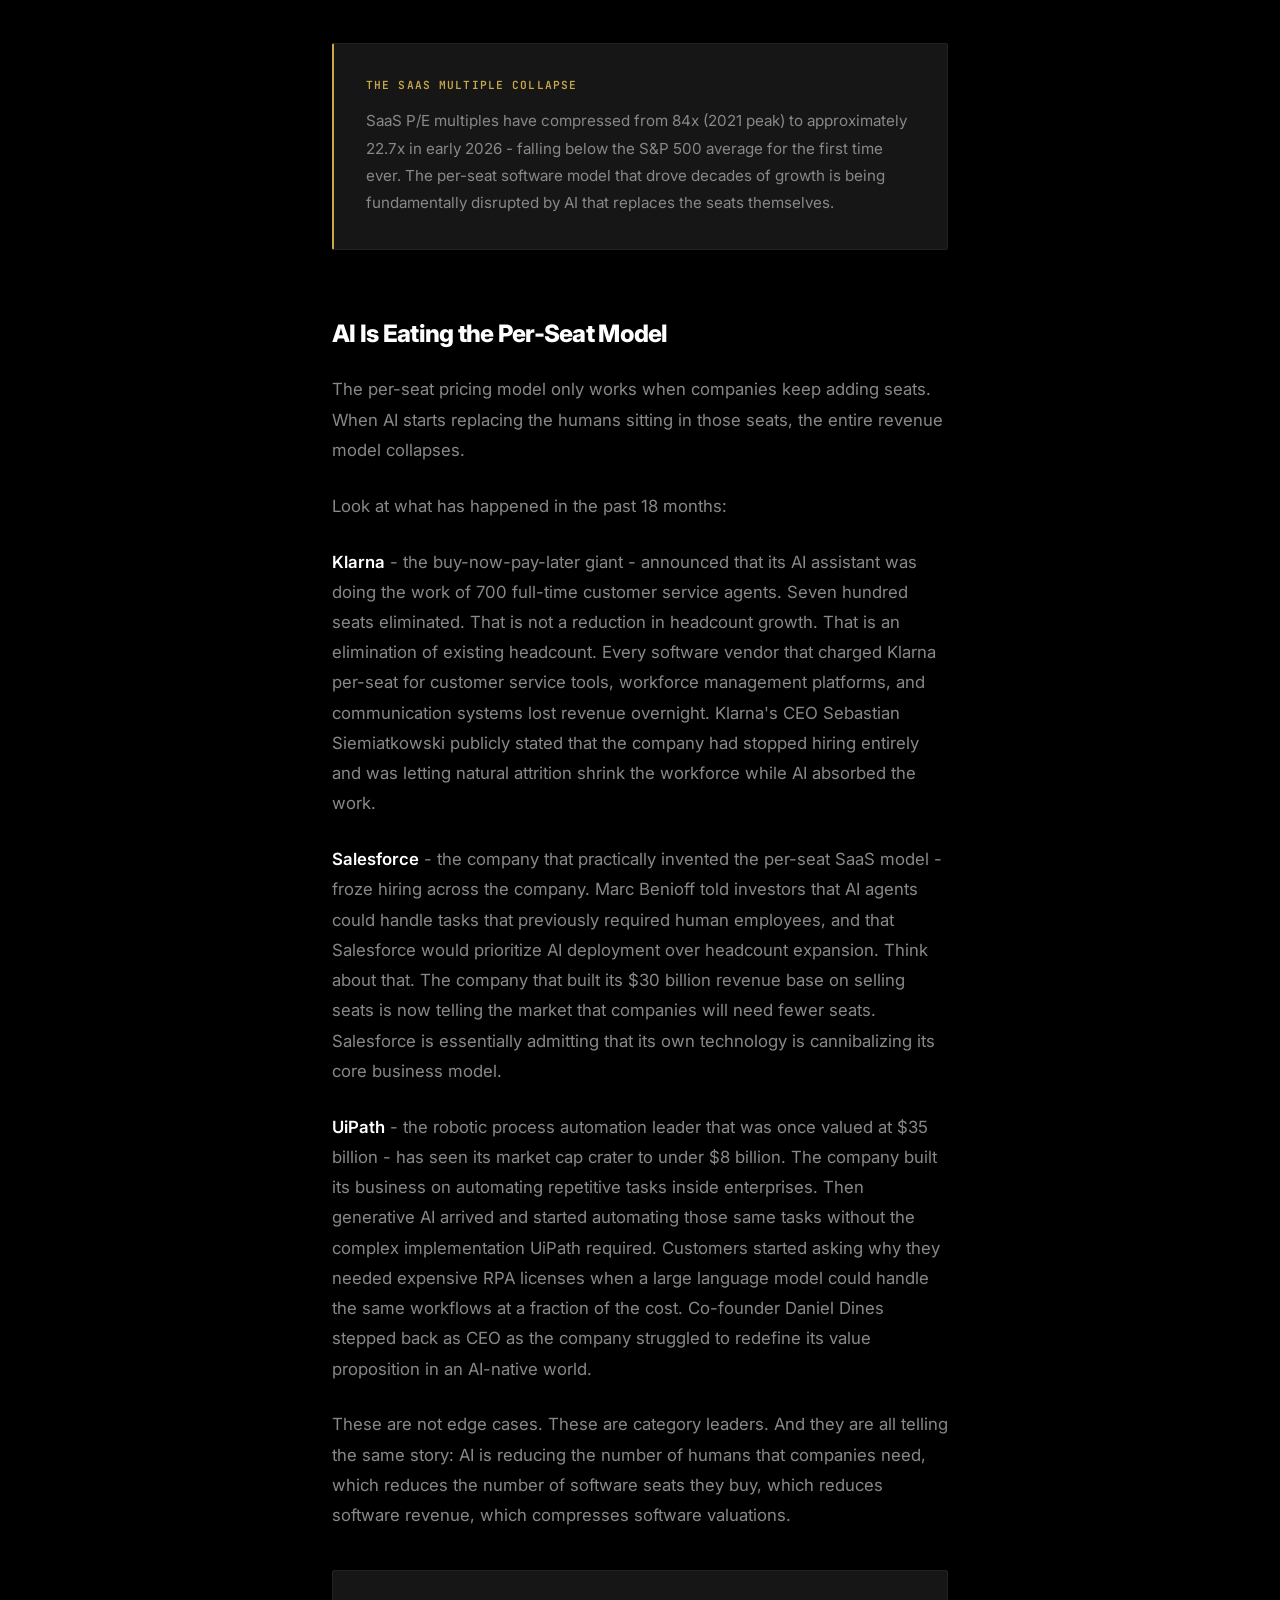
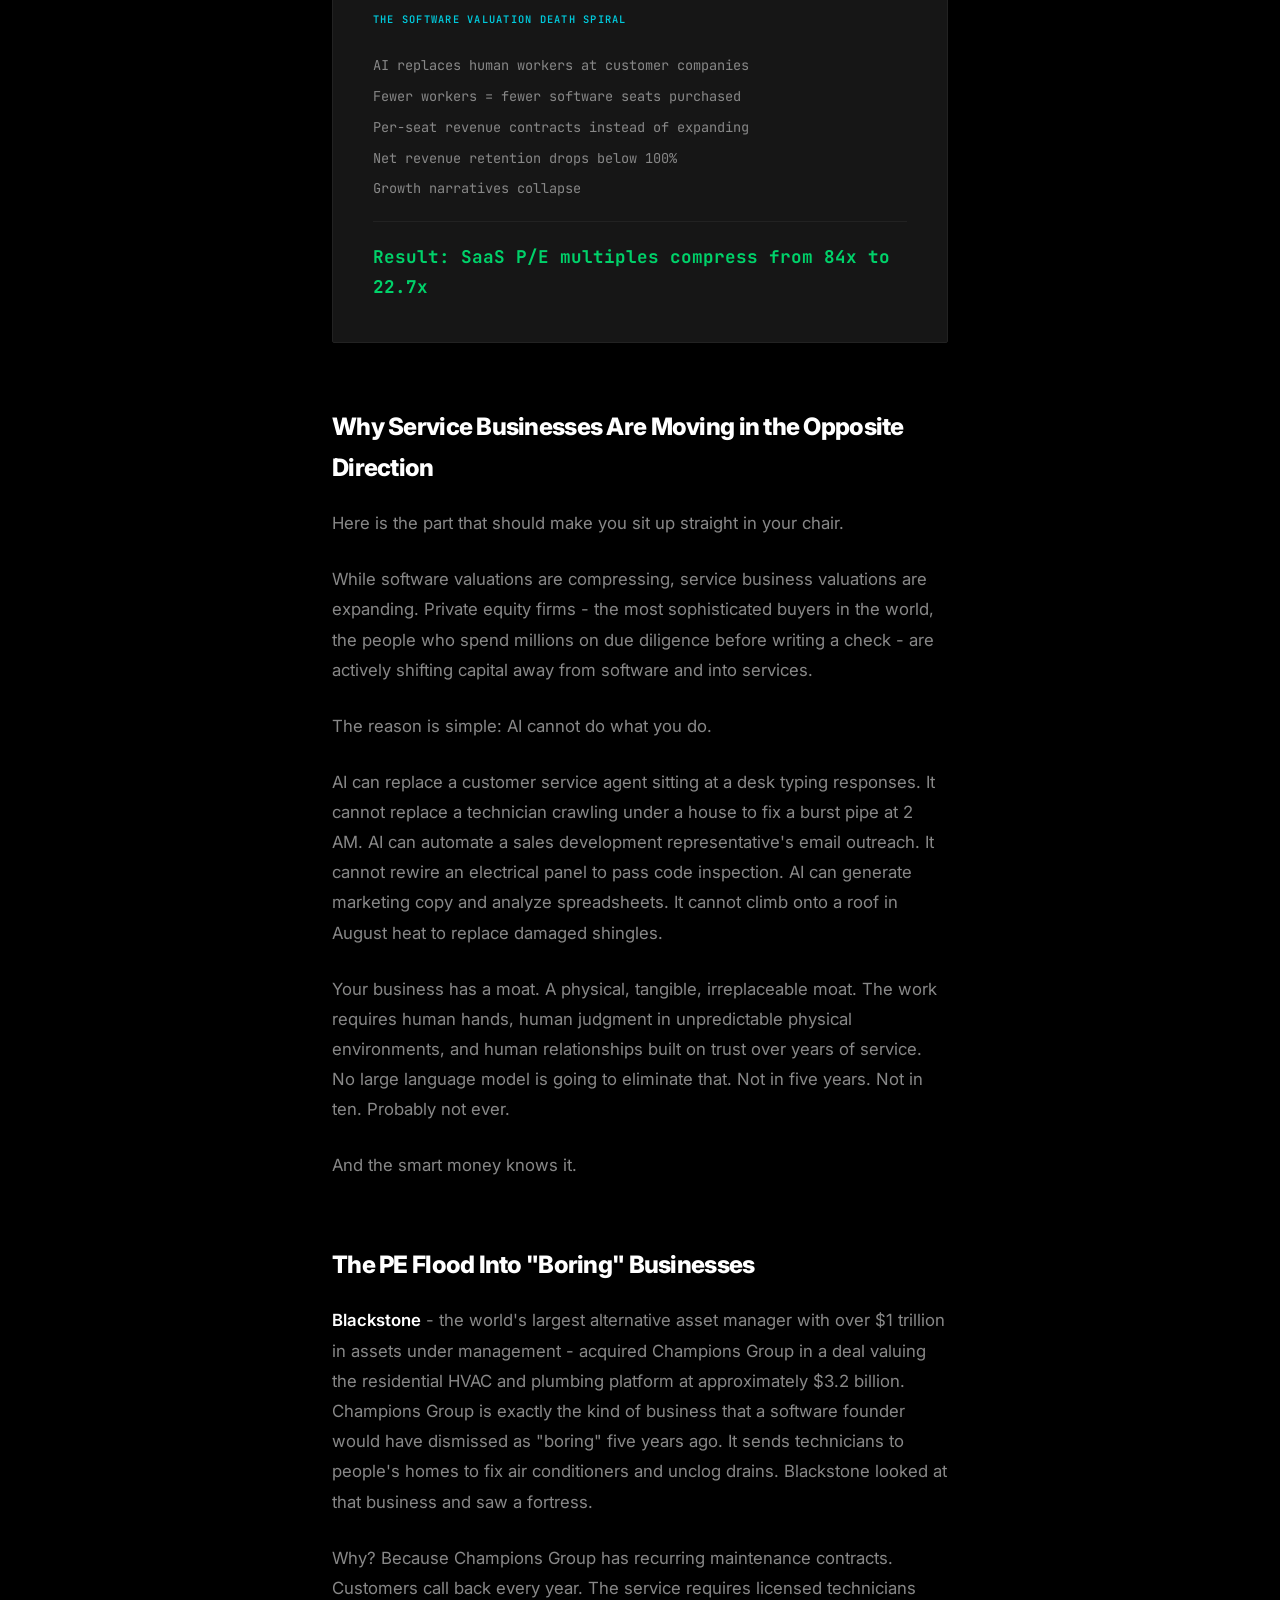
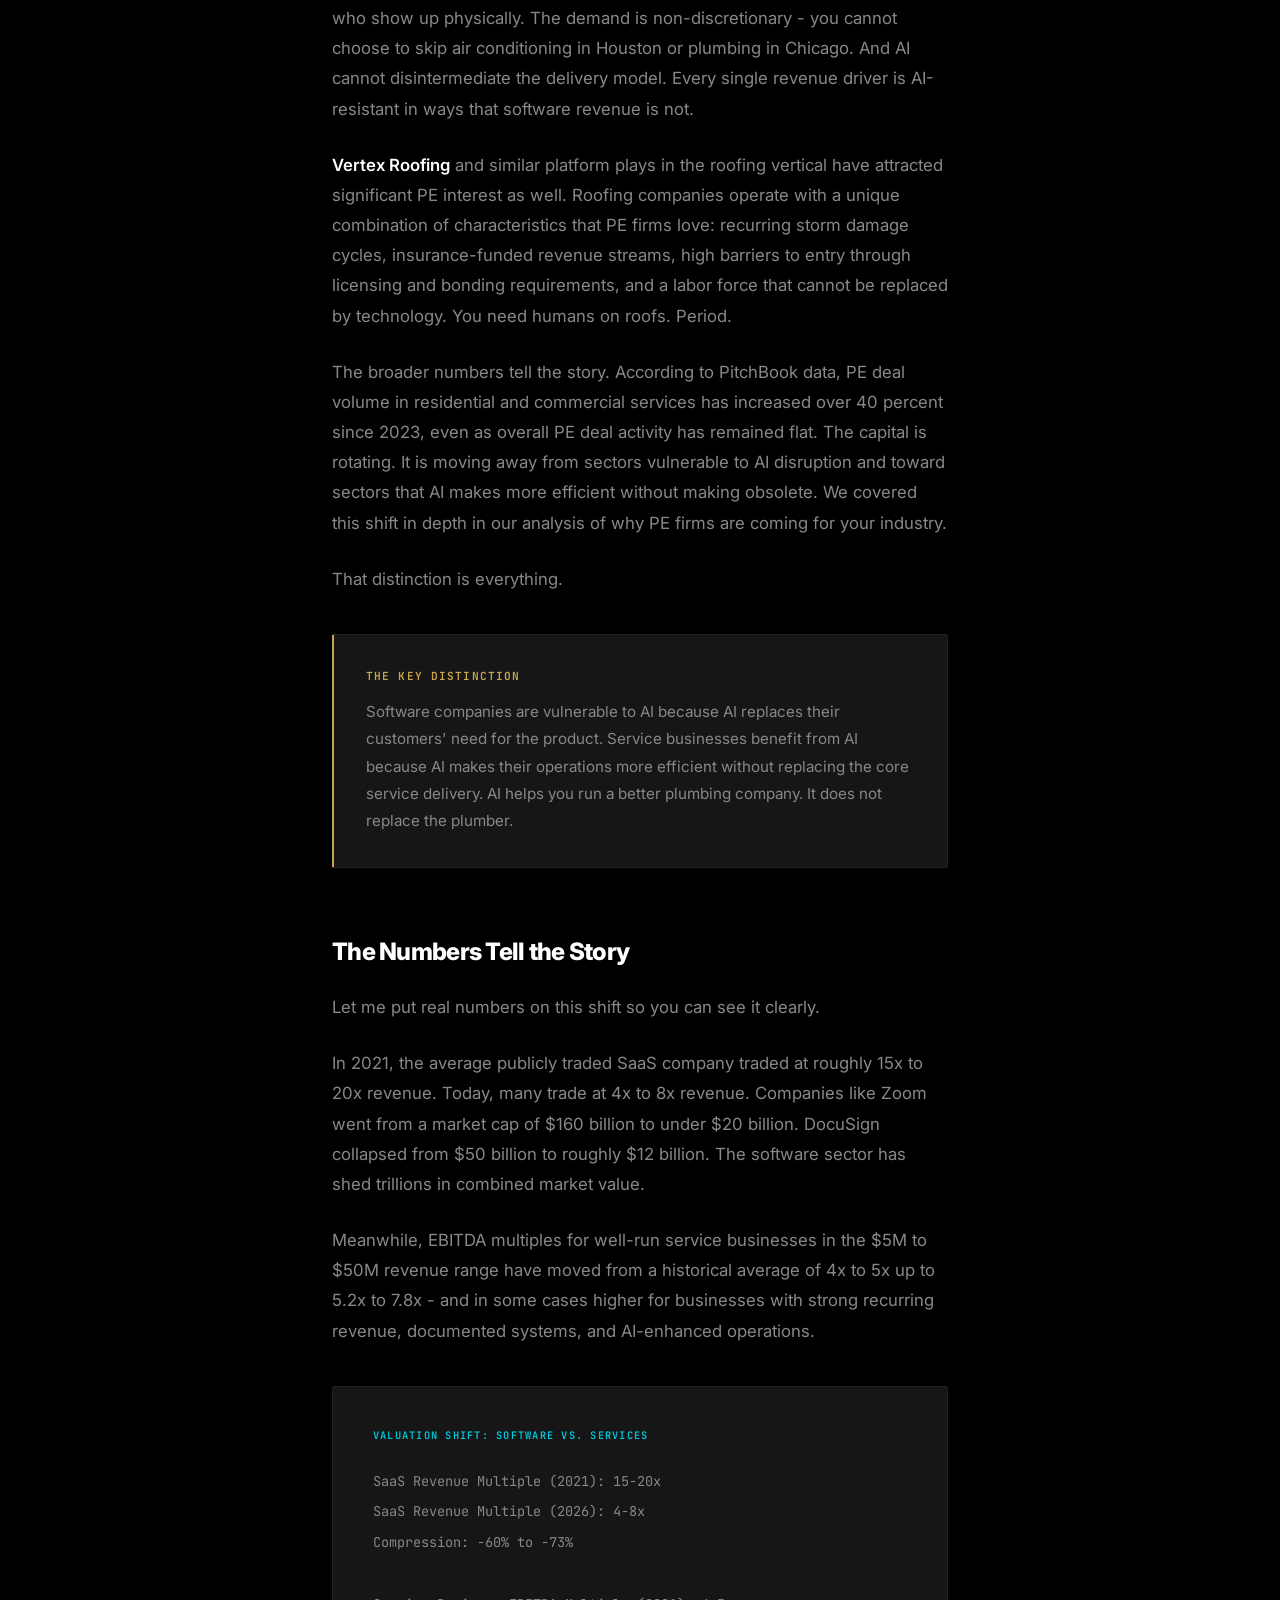
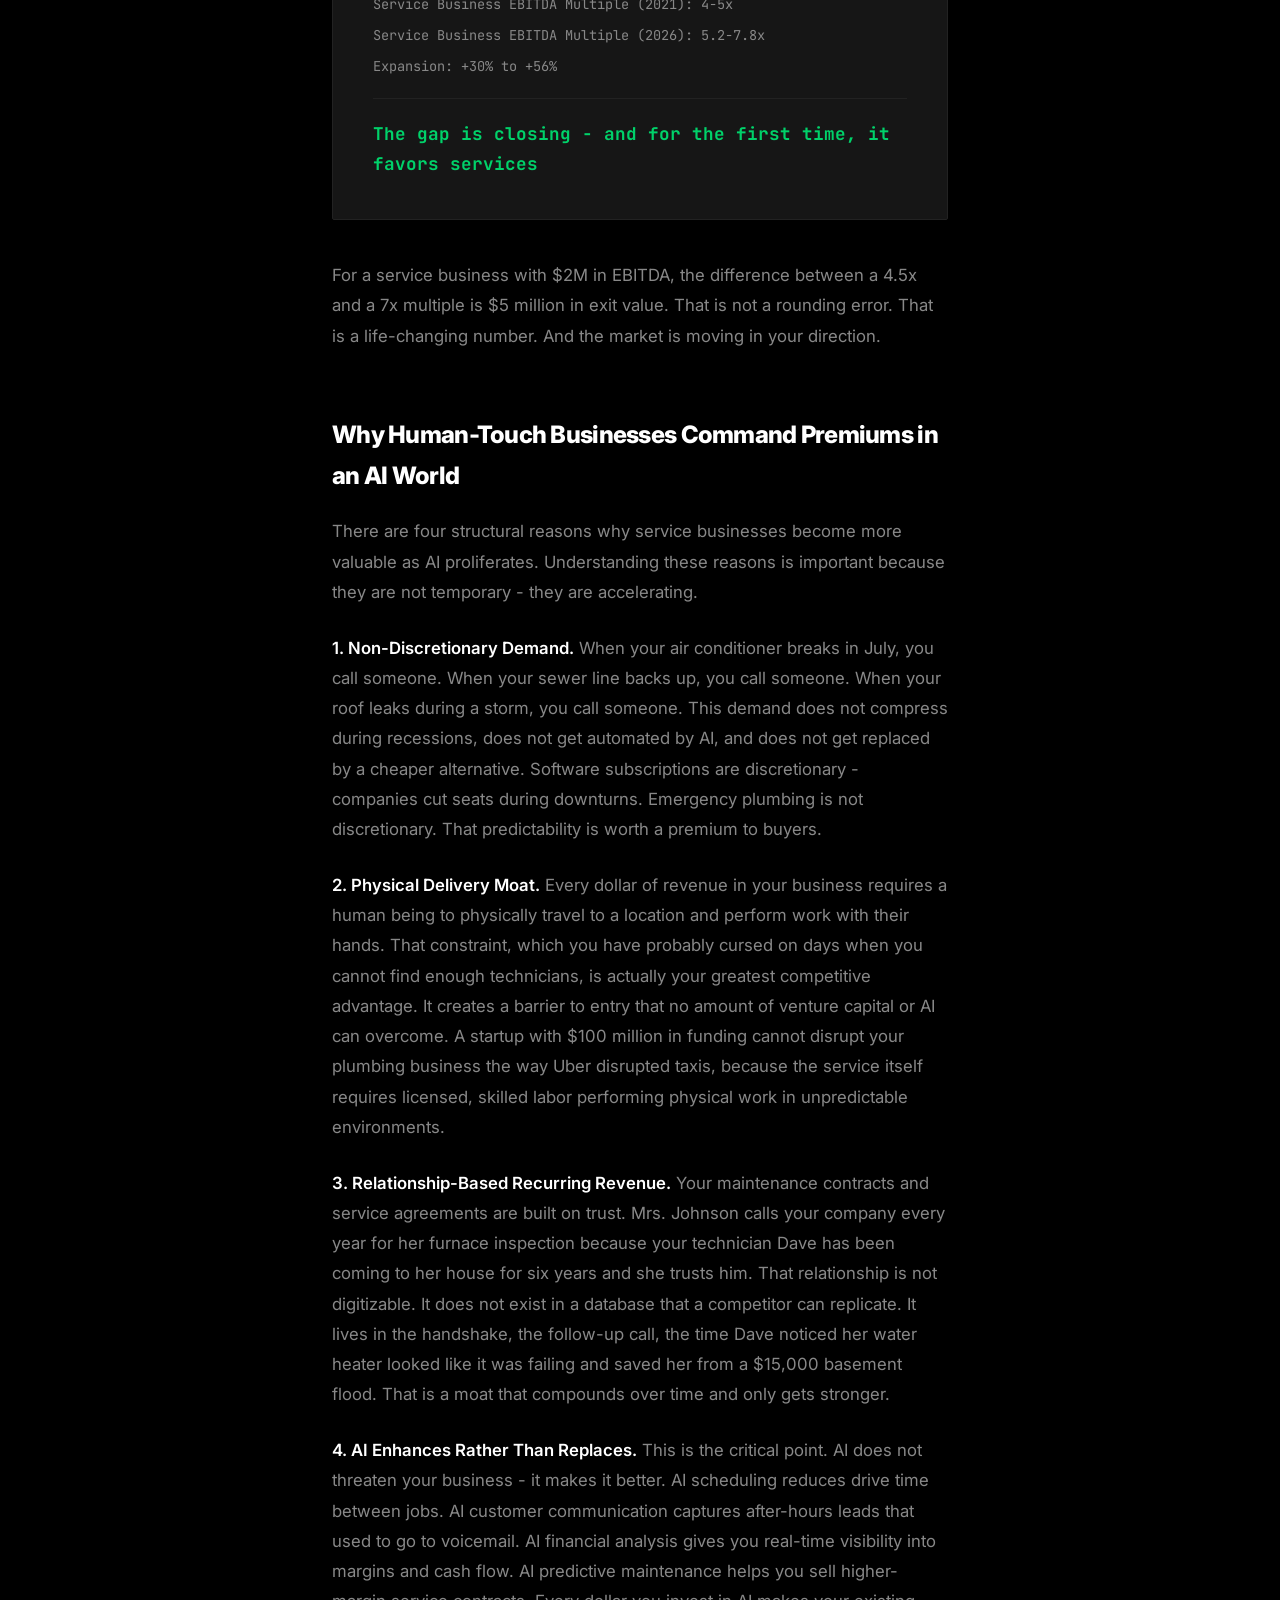
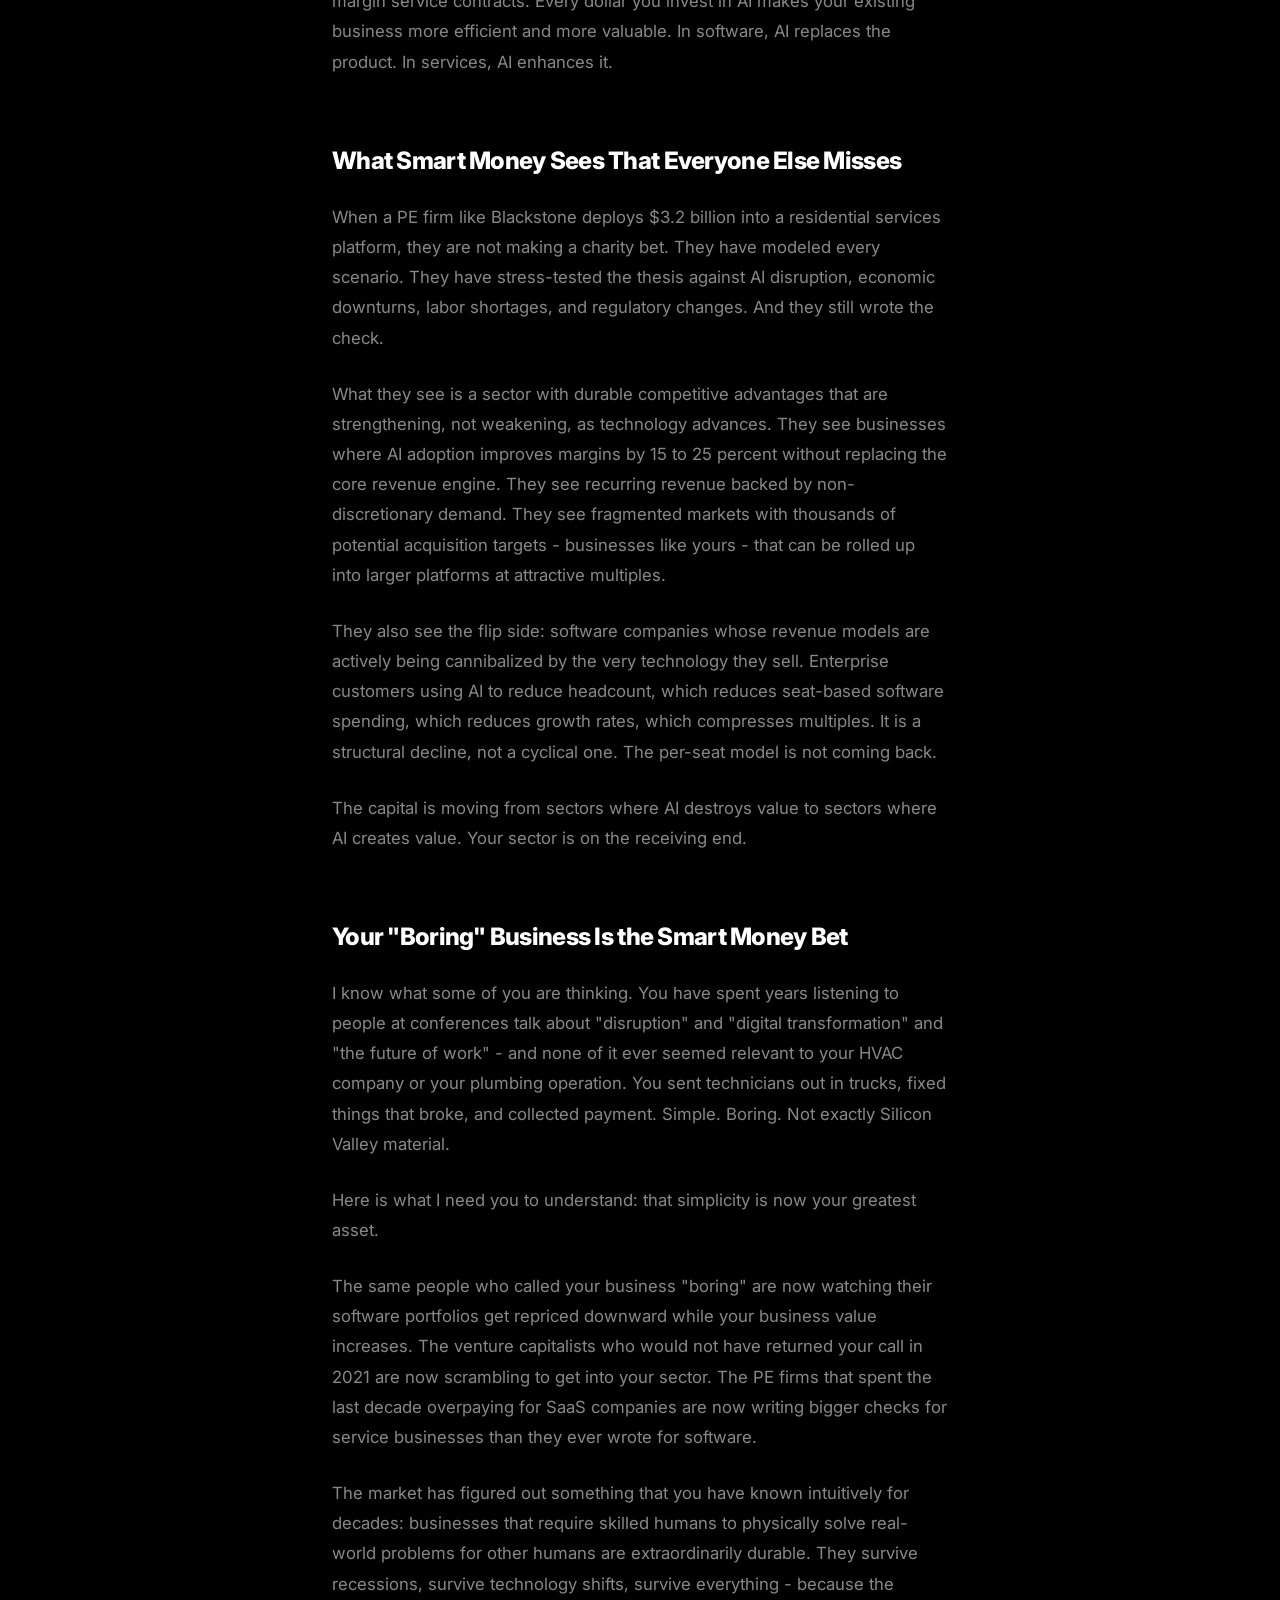
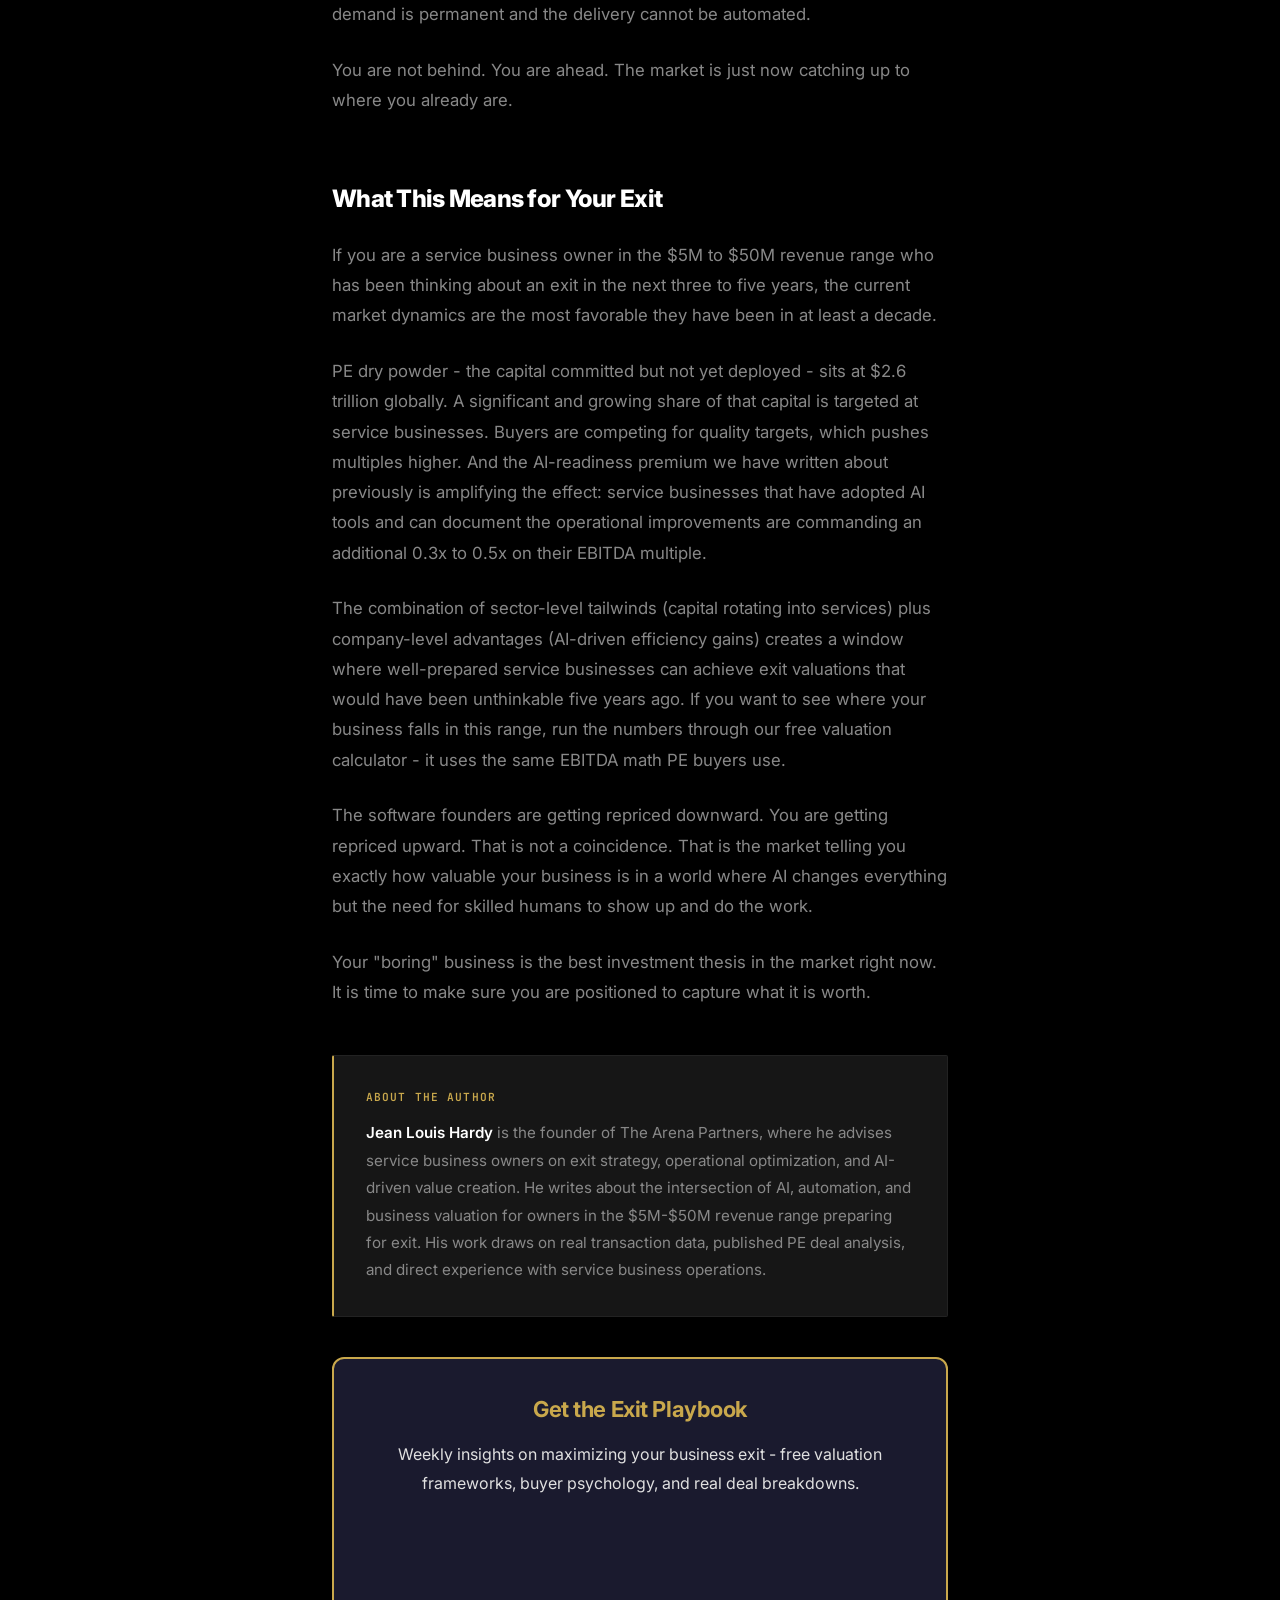
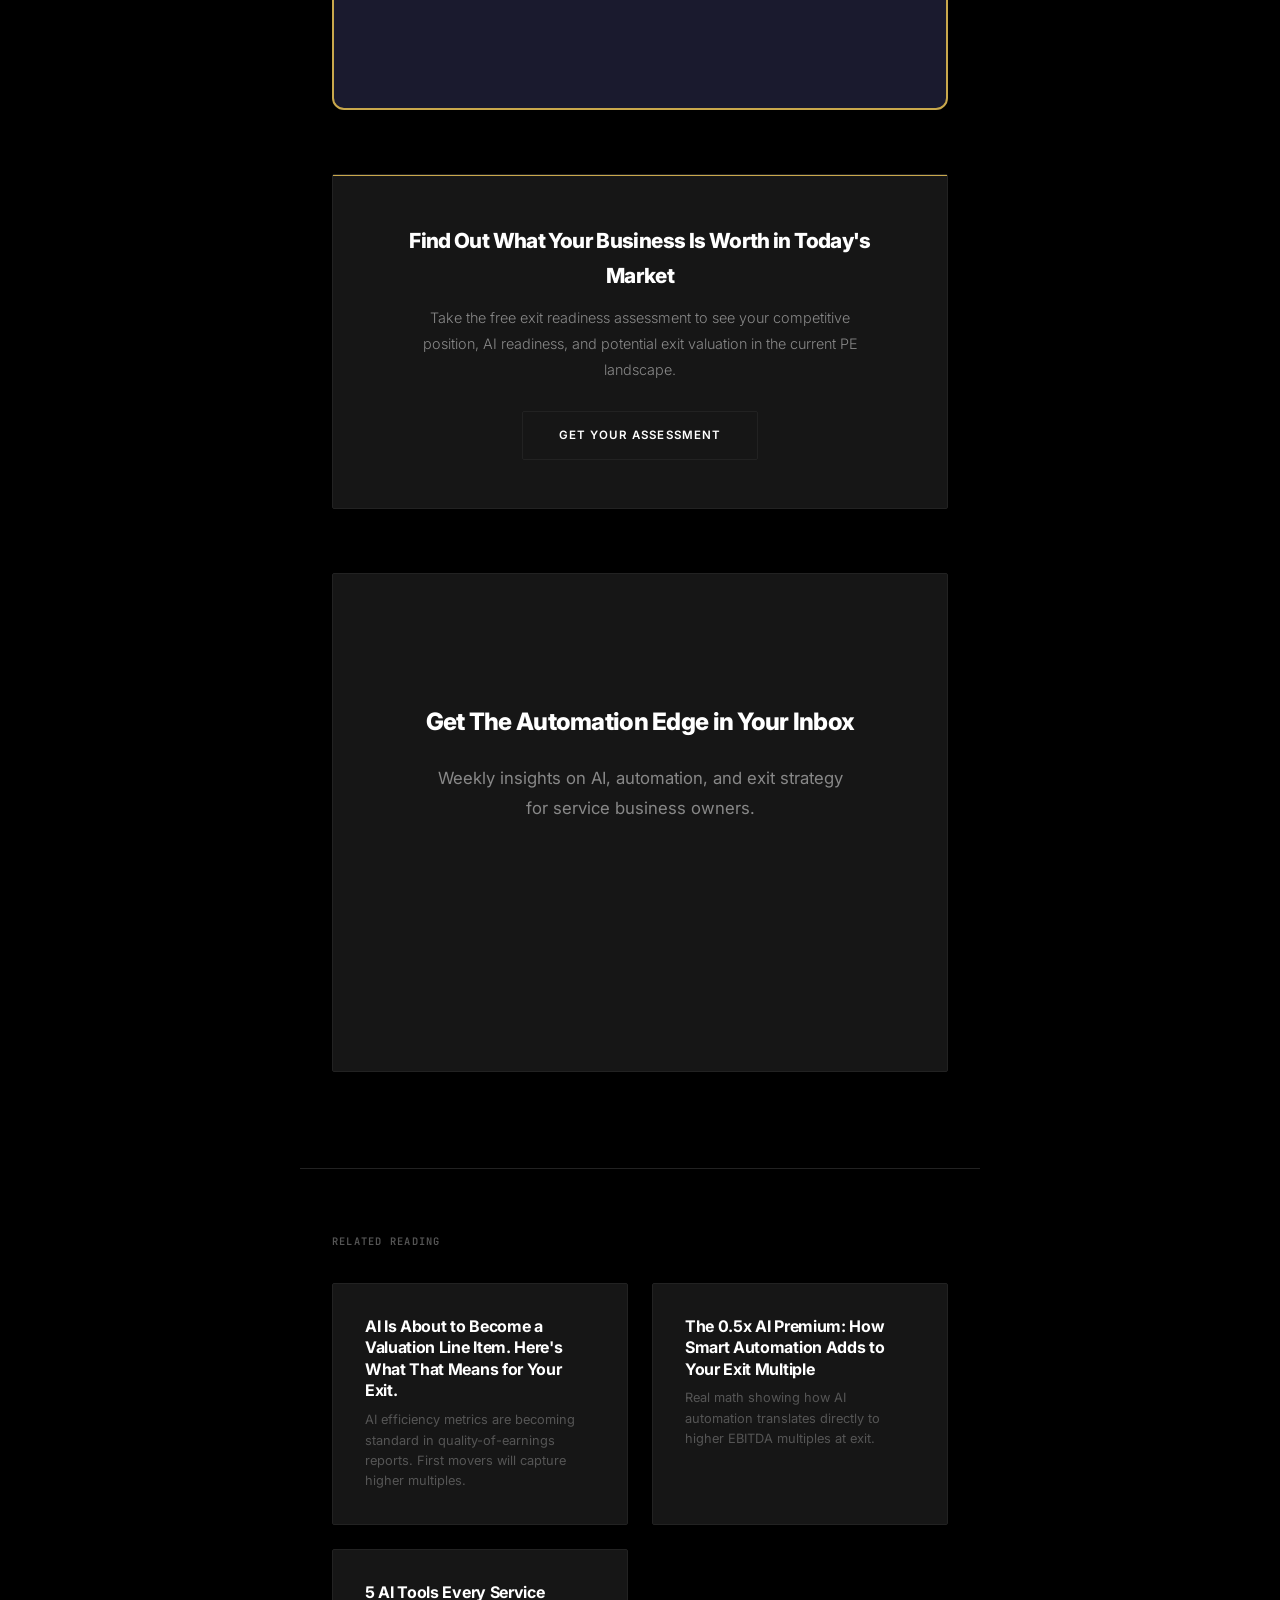
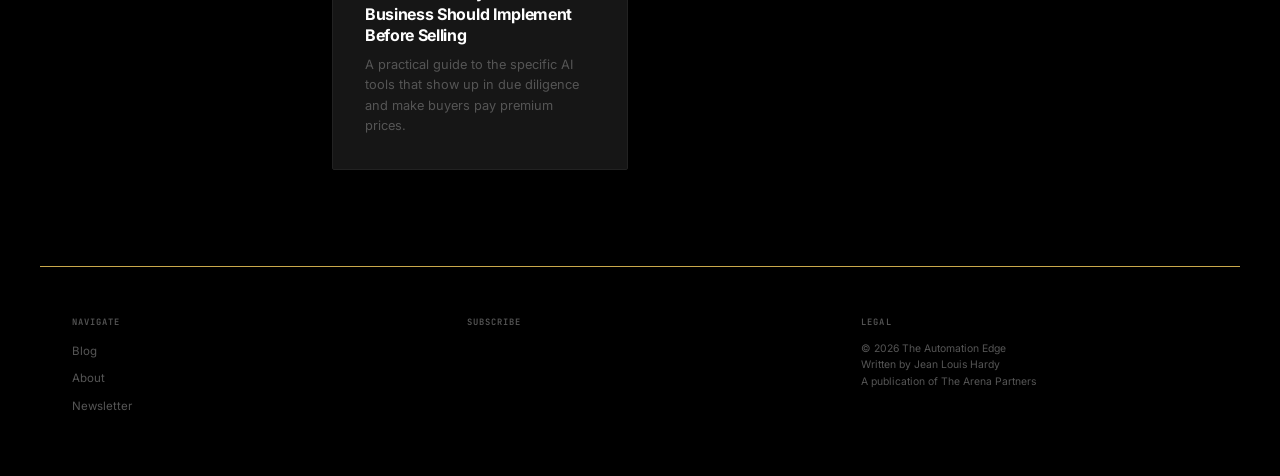
<file: ai-destroying-software-valuations.html>
<!DOCTYPE html>
<html lang="en">
<head>
  <meta charset="UTF-8">
  <meta http-equiv="Cache-Control" content="no-cache, no-store, must-revalidate">
  <meta http-equiv="Pragma" content="no-cache">
  <meta name="viewport" content="width=device-width, initial-scale=1.0">
  <title>AI Is Destroying Software Valuations. Here's Why That's Great News for Your Business. — The Automation Edge</title>
  <meta name="description" content="SaaS P/E multiples have collapsed from 84x to 22.7x as AI eats the per-seat software model alive. Meanwhile, service businesses with human relationships and boots-on-the-ground operations are becoming the smart money bet. Here's why PE firms are flooding into 'boring' businesses.">
  <meta name="author" content="Jean Louis Hardy">
  <meta name="keywords" content="SaaS valuations, software multiple compression, AI disruption, service business valuation, PE investment services, Salesforce, Klarna, UiPath, Blackstone Champions Group, private equity service businesses">
  <link rel="canonical" href="https://vivianashford.github.io/automation-edge/ai-destroying-software-valuations.html">

  <!-- Open Graph -->
  <meta property="og:type" content="article">
  <meta property="og:title" content="AI Is Destroying Software Valuations. Here's Why That's Great News for Your Business.">
  <meta property="og:description" content="SaaS P/E multiples collapsed from 84x to 22.7x. AI is eating the per-seat model alive. But service businesses? They're becoming MORE valuable. Here's why.">
  <meta property="og:url" content="https://vivianashford.github.io/automation-edge/ai-destroying-software-valuations.html">
  <meta property="og:site_name" content="The Automation Edge">
  <meta property="article:published_time" content="2026-03-27">
  <meta property="article:author" content="Jean Louis Hardy">

  <!-- Twitter -->
  <meta name="twitter:card" content="summary_large_image">
  <meta name="twitter:title" content="AI Is Destroying Software Valuations. Here's Why That's Great News for Your Business.">
  <meta name="twitter:description" content="SaaS multiples collapsed. AI is eating the per-seat model. But service businesses with human relationships are becoming MORE valuable. Here's why.">

  <link rel="preconnect" href="https://fonts.googleapis.com">
  <link rel="preconnect" href="https://fonts.gstatic.com" crossorigin>
  <link href="https://fonts.googleapis.com/css2?family=Inter:wght@300;400;500;600;700;800;900&family=JetBrains+Mono:wght@400;500;600;700&display=swap" rel="stylesheet">
  <link rel="stylesheet" href="style.css?v=5">

  <!-- Google Analytics -->
  <script async src="https://www.googletagmanager.com/gtag/js?id=G-SDMM90P63D"></script>
  <script>
    window.dataLayer = window.dataLayer || [];
    function gtag(){dataLayer.push(arguments);}
    gtag('js', new Date());
    gtag('config', 'G-SDMM90P63D');
  </script>

  <!-- Schema.org Article -->
  <script type="application/ld+json">
  {
    "@context": "https://schema.org",
    "@type": "Article",
    "headline": "AI Is Destroying Software Valuations. Here's Why That's Great News for Your Business.",
    "author": {
      "@type": "Person",
      "name": "Jean Louis Hardy",
      "url": "https://vivianashford.github.io/automation-edge/about.html",
      "jobTitle": "AI & Automation Strategist",
      "sameAs": ["https://www.linkedin.com/in/jeanlouishardy/"]
    },
    "datePublished": "2026-03-27",
    "dateModified": "2026-03-28",
    "publisher": {
      "@type": "Organization",
      "name": "The Automation Edge",
      "url": "https://vivianashford.github.io/automation-edge/"
    },
    "description": "SaaS P/E multiples have collapsed from 84x to 22.7x as AI eats the per-seat software model alive. Meanwhile, service businesses with human relationships and boots-on-the-ground operations are becoming the smart money bet.",
    "mainEntityOfPage": { "@type": "WebPage", "@id": "https://vivianashford.github.io/automation-edge/ai-destroying-software-valuations.html" }
  }
  </script>
  <script type="application/ld+json">
  {
    "@context": "https://schema.org",
    "@type": "BreadcrumbList",
    "itemListElement": [
      {
        "@type": "ListItem",
        "position": 1,
        "name": "The Automation Edge",
        "item": "https://vivianashford.github.io/automation-edge/"
      },
      {
        "@type": "ListItem",
        "position": 2,
        "name": "AI Is Destroying Software Valuations",
        "item": "https://vivianashford.github.io/automation-edge/ai-destroying-software-valuations.html"
      }
    ]
  }
  </script>
</head>
<body>

  <!-- Scroll Progress Bar -->
  <div class="scroll-progress" id="scrollProgress"></div>

  <!-- Vertical Article Progress -->
  <div class="article-progress">
    <div class="article-progress-fill" id="articleProgress"></div>
  </div>

  <!-- Navigation -->
  <nav class="site-nav" id="siteNav">
    <div class="nav-inner">
      <a href="index.html" class="nav-brand">The Automation <span>Edge</span></a>
      <button class="nav-toggle" onclick="document.querySelector('.nav-links').classList.toggle('open')" aria-label="Toggle menu">&#9776;</button>
      <ul class="nav-links">
        <li><a href="index.html">Blog</a></li>
        <li><a href="about.html">About</a></li>
        <li><a href="https://thearenapartners.substack.com" target="_blank" rel="noopener">Newsletter</a></li>
      </ul>
    </div>
  </nav>

  <!-- Article Header -->
  <header class="article-header">
    <span class="post-tag">Market Analysis</span>
    <h1>AI Is Destroying Software Valuations. Here's Why That's Great News for Your Business.</h1>
    <div class="article-meta">
      <span class="author">Jean Louis Hardy</span>
      <span class="separator">|</span>
      <span>2026.03.27</span>
      <span class="separator">|</span>
      <span>10 min read</span>
    </div>
  </header>

  <!-- Article Body -->
  <article class="article-body">

    <p>There is a chart making the rounds on Wall Street right now that should make every service business owner feel very, very good about their life choices.</p>

    <p>For the first time in recorded market history, the price-to-earnings ratio of publicly traded SaaS companies has fallen below the S&P 500 average. SaaS P/E multiples now sit at roughly 22.7x - down from a peak of 84x during the 2021 pandemic bubble. The entire software industry, the sector that was supposed to eat every other sector alive, is getting repriced. Downward. Fast.</p>

    <p>Meanwhile, private equity firms are deploying record capital into service businesses - HVAC companies, plumbing operations, roofing contractors, electrical firms, pest control. The "boring" businesses that software engineers used to joke about. The businesses that your neighbor does not understand when you try to explain what you do at a dinner party.</p>

    <p>Those businesses are now the smart money bet. And the reason is the same technology that is destroying software valuations: artificial intelligence.</p>

    <h2>The Great SaaS Repricing</h2>

    <p>To understand why this matters for your business, you need to understand what happened to software.</p>

<div style="background:#0d1117;border-left:4px solid #c9a84c;padding:16px 20px;margin:24px 0;border-radius:0 8px 8px 0;">
  <p style="color:#c9a84c;font-weight:600;margin:0;font-size:16px;">→ <a href="https://thearenapartners.com/assessment.html" style="color:#c9a84c;text-decoration:underline;">Take the free Exit Readiness Assessment</a></p>
</div>


    <p>The SaaS business model was built on a simple premise: charge per seat, per month, forever. Every employee at a company needed a Salesforce license, a Slack account, a Zoom subscription, a project management tool. The more employees a company hired, the more software revenue grew. It was a beautiful flywheel - and Wall Street priced it accordingly.</p>

    <p>At the 2021 peak, investors valued SaaS companies at 84 times earnings. For context, the historical average for the S&P 500 is roughly 20 to 22x. Software was trading at four times the market average because investors believed the per-seat model would compound forever.</p>

    <p>Then AI showed up. And it broke the model.</p>

    <div class="callout">
      <h4>The SaaS Multiple Collapse</h4>
      <p>SaaS P/E multiples have compressed from 84x (2021 peak) to approximately 22.7x in early 2026 - falling below the S&P 500 average for the first time ever. The per-seat software model that drove decades of growth is being fundamentally disrupted by AI that replaces the seats themselves.</p>
    </div>

    <h2>AI Is Eating the Per-Seat Model</h2>

    <p>The per-seat pricing model only works when companies keep adding seats. When AI starts replacing the humans sitting in those seats, the entire revenue model collapses.</p>

    <p>Look at what has happened in the past 18 months:</p>

    <p><strong>Klarna</strong> - the buy-now-pay-later giant - announced that its AI assistant was doing the work of 700 full-time customer service agents. Seven hundred seats eliminated. That is not a reduction in headcount growth. That is an elimination of existing headcount. Every software vendor that charged Klarna per-seat for customer service tools, workforce management platforms, and communication systems lost revenue overnight. Klarna's CEO Sebastian Siemiatkowski publicly stated that the company had stopped hiring entirely and was letting natural attrition shrink the workforce while AI absorbed the work.</p>

    <p><strong>Salesforce</strong> - the company that practically invented the per-seat SaaS model - froze hiring across the company. Marc Benioff told investors that AI agents could handle tasks that previously required human employees, and that Salesforce would prioritize AI deployment over headcount expansion. Think about that. The company that built its $30 billion revenue base on selling seats is now telling the market that companies will need fewer seats. Salesforce is essentially admitting that its own technology is cannibalizing its core business model.</p>

    <p><strong>UiPath</strong> - the robotic process automation leader that was once valued at $35 billion - has seen its market cap crater to under $8 billion. The company built its business on automating repetitive tasks inside enterprises. Then generative AI arrived and started automating those same tasks without the complex implementation UiPath required. Customers started asking why they needed expensive RPA licenses when a large language model could handle the same workflows at a fraction of the cost. Co-founder Daniel Dines stepped back as CEO as the company struggled to redefine its value proposition in an AI-native world.</p>

    <p>These are not edge cases. These are category leaders. And they are all telling the same story: AI is reducing the number of humans that companies need, which reduces the number of software seats they buy, which reduces software revenue, which compresses software valuations.</p>

    <div class="math-box">
      <h4>The Software Valuation Death Spiral</h4>
      <div class="math-line">AI replaces human workers at customer companies</div>
      <div class="math-line">Fewer workers = fewer software seats purchased</div>
      <div class="math-line">Per-seat revenue contracts instead of expanding</div>
      <div class="math-line">Net revenue retention drops below 100%</div>
      <div class="math-line">Growth narratives collapse</div>
      <div class="math-result">Result: SaaS P/E multiples compress from 84x to 22.7x</div>
    </div>

    <h2>Why Service Businesses Are Moving in the Opposite Direction</h2>

    <p>Here is the part that should make you sit up straight in your chair.</p>

    <p>While software valuations are compressing, service business valuations are expanding. Private equity firms - the most sophisticated buyers in the world, the people who spend millions on due diligence before writing a check - are actively shifting capital away from software and into services.</p>

    <p>The reason is simple: AI cannot do what you do.</p>

    <p>AI can replace a customer service agent sitting at a desk typing responses. It cannot replace a technician crawling under a house to fix a burst pipe at 2 AM. AI can automate a sales development representative's email outreach. It cannot rewire an electrical panel to pass code inspection. AI can generate marketing copy and analyze spreadsheets. It cannot climb onto a roof in August heat to replace damaged shingles.</p>

    <p>Your business has a moat. A physical, tangible, irreplaceable moat. The work requires human hands, human judgment in unpredictable physical environments, and human relationships built on trust over years of service. No large language model is going to eliminate that. Not in five years. Not in ten. Probably not ever.</p>

    <p>And the smart money knows it.</p>

    <h2>The PE Flood Into "Boring" Businesses</h2>

    <p><strong>Blackstone</strong> - the world's largest alternative asset manager with over $1 trillion in assets under management - acquired Champions Group in a deal valuing the residential HVAC and plumbing platform at approximately $3.2 billion. Champions Group is exactly the kind of business that a software founder would have dismissed as "boring" five years ago. It sends technicians to people's homes to fix air conditioners and unclog drains. Blackstone looked at that business and saw a fortress.</p>

    <p>Why? Because Champions Group has recurring maintenance contracts. Customers call back every year. The service requires licensed technicians who show up physically. The demand is non-discretionary - you cannot choose to skip air conditioning in Houston or plumbing in Chicago. And AI cannot disintermediate the delivery model. Every single revenue driver is AI-resistant in ways that software revenue is not.</p>

    <p><strong>Vertex Roofing</strong> and similar platform plays in the roofing vertical have attracted significant PE interest as well. Roofing companies operate with a unique combination of characteristics that PE firms love: recurring storm damage cycles, insurance-funded revenue streams, high barriers to entry through licensing and bonding requirements, and a labor force that cannot be replaced by technology. You need humans on roofs. Period.</p>

    <p>The broader numbers tell the story. According to PitchBook data, PE deal volume in residential and commercial services has increased over 40 percent since 2023, even as overall PE deal activity has remained flat. The capital is rotating. It is moving away from sectors vulnerable to AI disruption and toward sectors that AI makes more efficient without making obsolete. We covered this shift in depth in our analysis of <a href="https://thearenapartners.com/blog/pe-firms-coming-for-your-industry.html" target="_blank" rel="noopener">why PE firms are coming for your industry</a>.</p>

    <p>That distinction is everything.</p>

    <div class="callout">
      <h4>The Key Distinction</h4>
      <p>Software companies are vulnerable to AI because AI replaces their customers' need for the product. Service businesses benefit from AI because AI makes their operations more efficient without replacing the core service delivery. AI helps you run a better plumbing company. It does not replace the plumber.</p>
    </div>

    <h2>The Numbers Tell the Story</h2>

    <p>Let me put real numbers on this shift so you can see it clearly.</p>

    <p>In 2021, the average publicly traded SaaS company traded at roughly 15x to 20x revenue. Today, many trade at 4x to 8x revenue. Companies like Zoom went from a market cap of $160 billion to under $20 billion. DocuSign collapsed from $50 billion to roughly $12 billion. The software sector has shed trillions in combined market value.</p>

    <p>Meanwhile, EBITDA multiples for well-run service businesses in the $5M to $50M revenue range have moved from a historical average of 4x to 5x up to 5.2x to 7.8x - and in some cases higher for businesses with strong recurring revenue, documented systems, and AI-enhanced operations.</p>

    <div class="math-box">
      <h4>Valuation Shift: Software vs. Services</h4>
      <div class="math-line">SaaS Revenue Multiple (2021): 15-20x</div>
      <div class="math-line">SaaS Revenue Multiple (2026): 4-8x</div>
      <div class="math-line">Compression: -60% to -73%</div>
      <div class="math-line">&nbsp;</div>
      <div class="math-line">Service Business EBITDA Multiple (2021): 4-5x</div>
      <div class="math-line">Service Business EBITDA Multiple (2026): 5.2-7.8x</div>
      <div class="math-line">Expansion: +30% to +56%</div>
      <div class="math-result">The gap is closing - and for the first time, it favors services</div>
    </div>

    <p>For a service business with $2M in EBITDA, the difference between a 4.5x and a 7x multiple is $5 million in exit value. That is not a rounding error. That is a life-changing number. And the market is moving in your direction.</p>

    <h2>Why Human-Touch Businesses Command Premiums in an AI World</h2>

    <p>There are four structural reasons why service businesses become more valuable as AI proliferates. Understanding these reasons is important because they are not temporary - they are accelerating.</p>

    <p><strong>1. Non-Discretionary Demand.</strong> When your air conditioner breaks in July, you call someone. When your sewer line backs up, you call someone. When your roof leaks during a storm, you call someone. This demand does not compress during recessions, does not get automated by AI, and does not get replaced by a cheaper alternative. Software subscriptions are discretionary - companies cut seats during downturns. Emergency plumbing is not discretionary. That predictability is worth a premium to buyers.</p>

    <p><strong>2. Physical Delivery Moat.</strong> Every dollar of revenue in your business requires a human being to physically travel to a location and perform work with their hands. That constraint, which you have probably cursed on days when you cannot find enough technicians, is actually your greatest competitive advantage. It creates a barrier to entry that no amount of venture capital or AI can overcome. A startup with $100 million in funding cannot disrupt your plumbing business the way Uber disrupted taxis, because the service itself requires licensed, skilled labor performing physical work in unpredictable environments.</p>

    <p><strong>3. Relationship-Based Recurring Revenue.</strong> Your maintenance contracts and service agreements are built on trust. Mrs. Johnson calls your company every year for her furnace inspection because your technician Dave has been coming to her house for six years and she trusts him. That relationship is not digitizable. It does not exist in a database that a competitor can replicate. It lives in the handshake, the follow-up call, the time Dave noticed her water heater looked like it was failing and saved her from a $15,000 basement flood. That is a moat that compounds over time and only gets stronger.</p>

    <p><strong>4. AI Enhances Rather Than Replaces.</strong> This is the critical point. AI does not threaten your business - it makes it better. AI scheduling reduces drive time between jobs. AI customer communication captures after-hours leads that used to go to voicemail. AI financial analysis gives you real-time visibility into margins and cash flow. AI predictive maintenance helps you sell higher-margin service contracts. Every dollar you invest in AI makes your existing business more efficient and more valuable. In software, AI replaces the product. In services, AI enhances it.</p>

    <h2>What Smart Money Sees That Everyone Else Misses</h2>

    <p>When a PE firm like Blackstone deploys $3.2 billion into a residential services platform, they are not making a charity bet. They have modeled every scenario. They have stress-tested the thesis against AI disruption, economic downturns, labor shortages, and regulatory changes. And they still wrote the check.</p>

    <p>What they see is a sector with durable competitive advantages that are strengthening, not weakening, as technology advances. They see businesses where AI adoption improves margins by 15 to 25 percent without replacing the core revenue engine. They see recurring revenue backed by non-discretionary demand. They see fragmented markets with thousands of potential acquisition targets - businesses like yours - that can be rolled up into larger platforms at attractive multiples.</p>

    <p>They also see the flip side: software companies whose revenue models are actively being cannibalized by the very technology they sell. Enterprise customers using AI to reduce headcount, which reduces seat-based software spending, which reduces growth rates, which compresses multiples. It is a structural decline, not a cyclical one. The per-seat model is not coming back.</p>

    <p>The capital is moving from sectors where AI destroys value to sectors where AI creates value. Your sector is on the receiving end.</p>

    <h2>Your "Boring" Business Is the Smart Money Bet</h2>

    <p>I know what some of you are thinking. You have spent years listening to people at conferences talk about "disruption" and "digital transformation" and "the future of work" - and none of it ever seemed relevant to your HVAC company or your plumbing operation. You sent technicians out in trucks, fixed things that broke, and collected payment. Simple. Boring. Not exactly Silicon Valley material.</p>

    <p>Here is what I need you to understand: that simplicity is now your greatest asset.</p>

    <p>The same people who called your business "boring" are now watching their software portfolios get repriced downward while your business value increases. The venture capitalists who would not have returned your call in 2021 are now scrambling to get into your sector. The PE firms that spent the last decade overpaying for SaaS companies are now writing bigger checks for service businesses than they ever wrote for software.</p>

    <p>The market has figured out something that you have known intuitively for decades: businesses that require skilled humans to physically solve real-world problems for other humans are extraordinarily durable. They survive recessions, survive technology shifts, survive everything - because the demand is permanent and the delivery cannot be automated.</p>

    <p>You are not behind. You are ahead. The market is just now catching up to where you already are.</p>

    <h2>What This Means for Your Exit</h2>

    <p>If you are a service business owner in the $5M to $50M revenue range who has been thinking about an exit in the next three to five years, the current market dynamics are the most favorable they have been in at least a decade.</p>

    <p>PE dry powder - the capital committed but not yet deployed - sits at $2.6 trillion globally. A significant and growing share of that capital is targeted at service businesses. Buyers are competing for quality targets, which pushes multiples higher. And the AI-readiness premium we have written about previously is amplifying the effect: service businesses that have adopted AI tools and can document the operational improvements are commanding an additional 0.3x to 0.5x on their EBITDA multiple.</p>

    <p>The combination of sector-level tailwinds (capital rotating into services) plus company-level advantages (AI-driven efficiency gains) creates a window where well-prepared service businesses can achieve exit valuations that would have been unthinkable five years ago. If you want to see where your business falls in this range, <a href="https://thearenapartners.com/calculator.html" target="_blank" rel="noopener">run the numbers through our free valuation calculator</a> - it uses the same EBITDA math PE buyers use.</p>

    <p>The software founders are getting repriced downward. You are getting repriced upward. That is not a coincidence. That is the market telling you exactly how valuable your business is in a world where AI changes everything but the need for skilled humans to show up and do the work.</p>

    <p>Your "boring" business is the best investment thesis in the market right now. It is time to make sure you are positioned to capture what it is worth.</p>

    <!-- E-E-A-T Author Section -->
    <div class="callout" style="margin-top: 3rem;">
      <h4>About the Author</h4>
      <p><strong>Jean Louis Hardy</strong> is the founder of <a href="https://thearenapartners.com" target="_blank" rel="noopener">The Arena Partners</a>, where he advises service business owners on exit strategy, operational optimization, and AI-driven value creation. He writes about the intersection of AI, automation, and business valuation for owners in the $5M-$50M revenue range preparing for exit. His work draws on real transaction data, published PE deal analysis, and direct experience with service business operations.</p>
    </div>

    <!-- CTA -->
<div style="background:#1a1a2e;border:2px solid #c9a84c;border-radius:12px;padding:32px;margin:40px 0;text-align:center;">
  <h3 style="color:#c9a84c;font-size:22px;margin:0 0 12px;">Get the Exit Playbook</h3>
  <p style="color:#e0e0e0;font-size:16px;margin:0 0 20px;">Weekly insights on maximizing your business exit - free valuation frameworks, buyer psychology, and real deal breakdowns.</p>
  <iframe src="https://thearenapartners.substack.com/embed" width="100%" height="150" style="border:none;background:transparent;max-width:480px;" frameborder="0" scrolling="no"></iframe>
</div>

    <div class="article-cta">
      <h3>Find Out What Your Business Is Worth in Today's Market</h3>
      <p>Take the free <a href="https://thearenapartners.com/assessment.html" target="_blank" rel="noopener">exit readiness assessment</a> to see your competitive position, AI readiness, and potential exit valuation in the current PE landscape.</p>
      <a href="https://thearenapartners.com/assessment.html" class="btn" target="_blank" rel="noopener">Get Your Assessment</a>
    </div>

    <div class="newsletter-section">
      <h2>Get The Automation Edge in Your Inbox</h2>
      <p>Weekly insights on AI, automation, and exit strategy for service business owners.</p>
      <iframe src="https://thearenapartners.substack.com/embed" width="480" height="150" style="background: transparent;" frameborder="0" scrolling="no"></iframe>
    </div>

  </article>

  <!-- Related Posts -->
  <section class="related-posts">
    <h2>Related Reading</h2>
    <div class="related-grid">
      <div class="related-card">
        <h4><a href="ai-valuation-line-item.html">AI Is About to Become a Valuation Line Item. Here's What That Means for Your Exit.</a></h4>
        <p>AI efficiency metrics are becoming standard in quality-of-earnings reports. First movers will capture higher multiples.</p>
      </div>
      <div class="related-card">
        <h4><a href="the-05x-ai-premium.html">The 0.5x AI Premium: How Smart Automation Adds to Your Exit Multiple</a></h4>
        <p>Real math showing how AI automation translates directly to higher EBITDA multiples at exit.</p>
      </div>
      <div class="related-card">
        <h4><a href="five-ai-tools-before-selling.html">5 AI Tools Every Service Business Should Implement Before Selling</a></h4>
        <p>A practical guide to the specific AI tools that show up in due diligence and make buyers pay premium prices.</p>
      </div>
    </div>
  </section>

  <!-- Footer -->
  <footer class="site-footer">
    <div class="footer-inner">
      <div class="footer-col">
        <div class="footer-col-label">Navigate</div>
        <ul class="footer-links">
          <li><a href="index.html">Blog</a></li>
          <li><a href="about.html">About</a></li>
          <li><a href="https://thearenapartners.substack.com" target="_blank" rel="noopener">Newsletter</a></li>
        </ul>
      </div>
      <div class="footer-col">
        <div class="footer-col-label">Subscribe</div>
        <div class="footer-newsletter">
          <iframe src="https://thearenapartners.substack.com/embed" width="300" height="80" style="background: transparent;" frameborder="0" scrolling="no"></iframe>
        </div>
      </div>
      <div class="footer-col footer-legal">
        <div class="footer-col-label">Legal</div>
        <p>&copy; 2026 The Automation Edge</p>
        <p>Written by Jean Louis Hardy</p>
        <p>A publication of The Arena Partners</p>
      </div>
    </div>
  </footer>

  <script>
    // Scroll progress (top bar)
    const progressBar = document.getElementById('scrollProgress');
    const articleProgress = document.getElementById('articleProgress');
    window.addEventListener('scroll', () => {
      const scrollTop = document.documentElement.scrollTop || document.body.scrollTop;
      const scrollHeight = document.documentElement.scrollHeight - document.documentElement.clientHeight;
      const pct = (scrollTop / scrollHeight) * 100;
      progressBar.style.width = pct + '%';
      if (articleProgress) articleProgress.style.height = pct + '%';
    });

    // Nav show/hide
    let lastScrollY = 0;
    const nav = document.getElementById('siteNav');
    window.addEventListener('scroll', () => {
      const currentScrollY = window.scrollY;
      if (currentScrollY > lastScrollY && currentScrollY > 100) {
        nav.classList.add('nav-hidden');
      } else {
        nav.classList.remove('nav-hidden');
      }
      lastScrollY = currentScrollY;
    });

    // Reveal
    const revealEls = document.querySelectorAll('.callout, .math-box, .tool-card, .article-cta, .related-card, .newsletter-section');
    revealEls.forEach(el => el.classList.add('reveal'));
    const obs = new IntersectionObserver((entries) => {
      entries.forEach(e => { if (e.isIntersecting) { e.target.classList.add('revealed'); obs.unobserve(e.target); } });
    }, { threshold: 0.1, rootMargin: '0px 0px -40px 0px' });
    revealEls.forEach(el => obs.observe(el));
  </script>

</body>
</html>
</file>
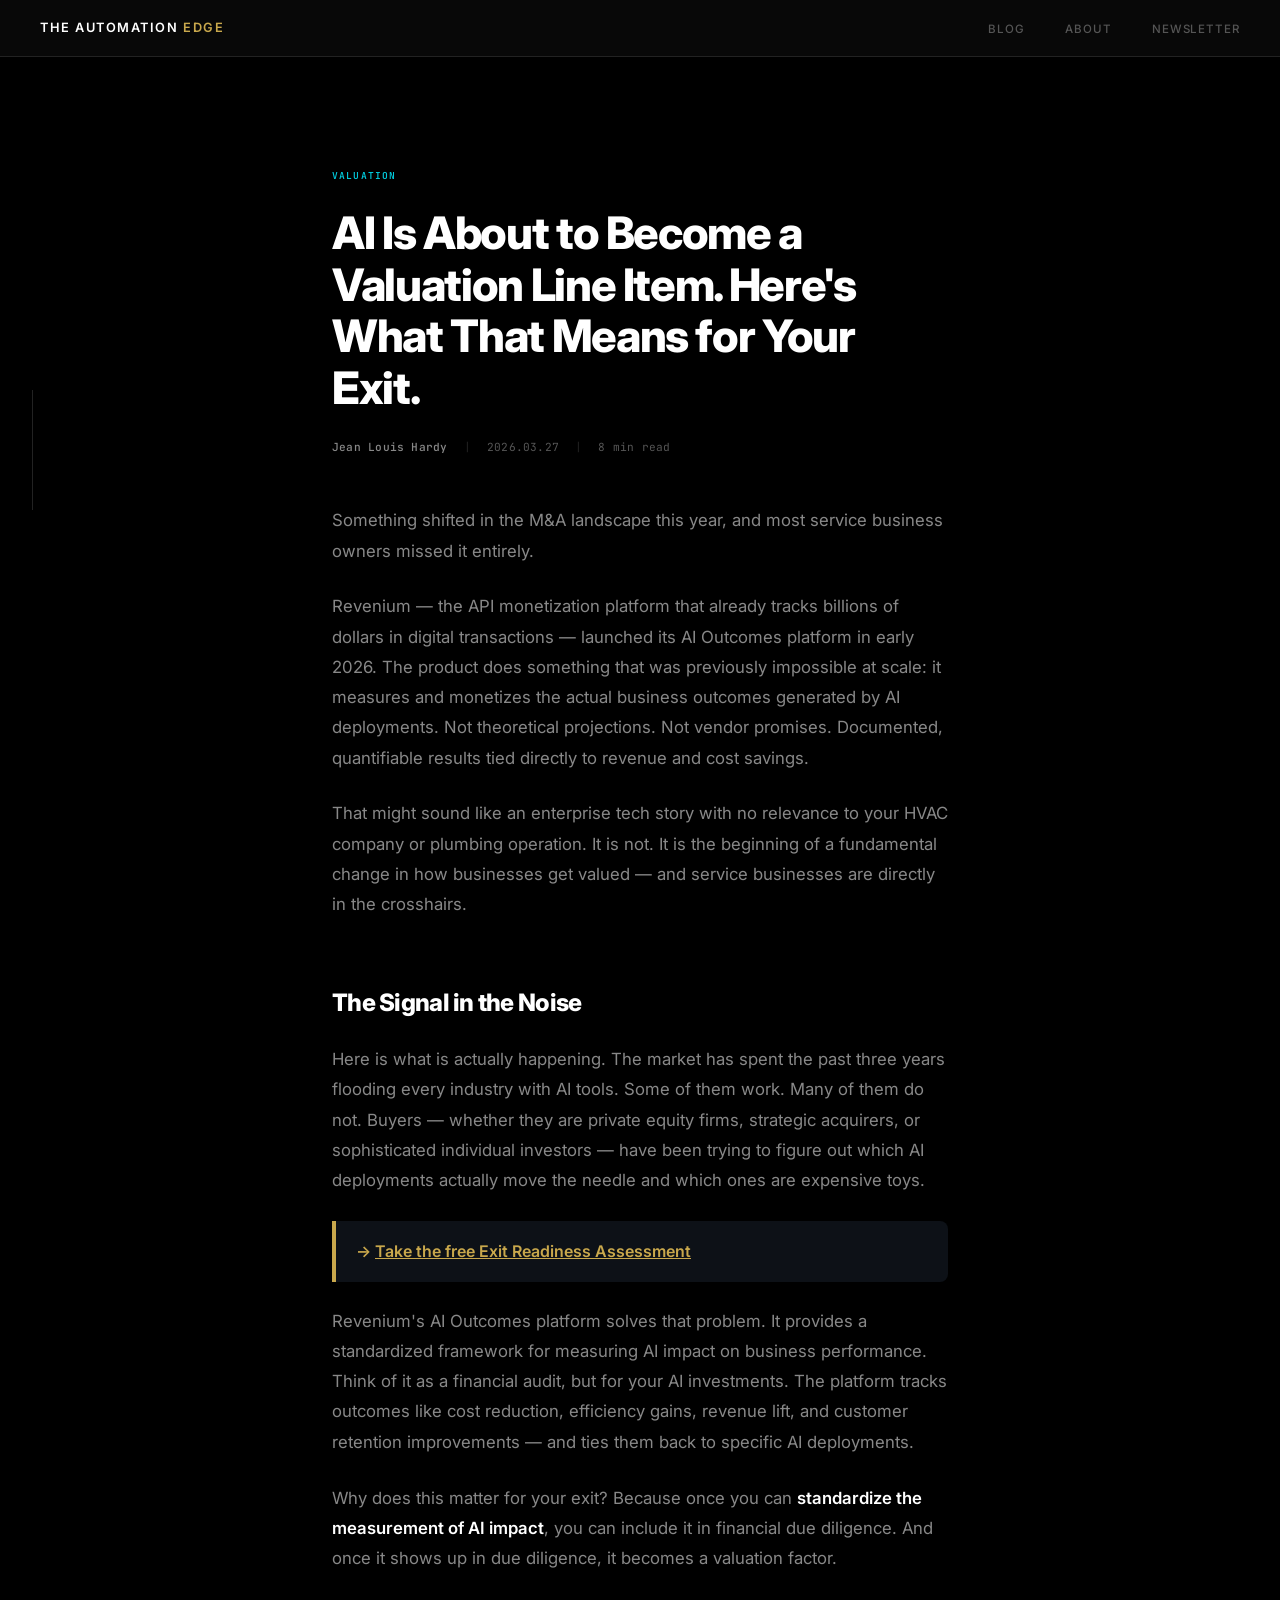
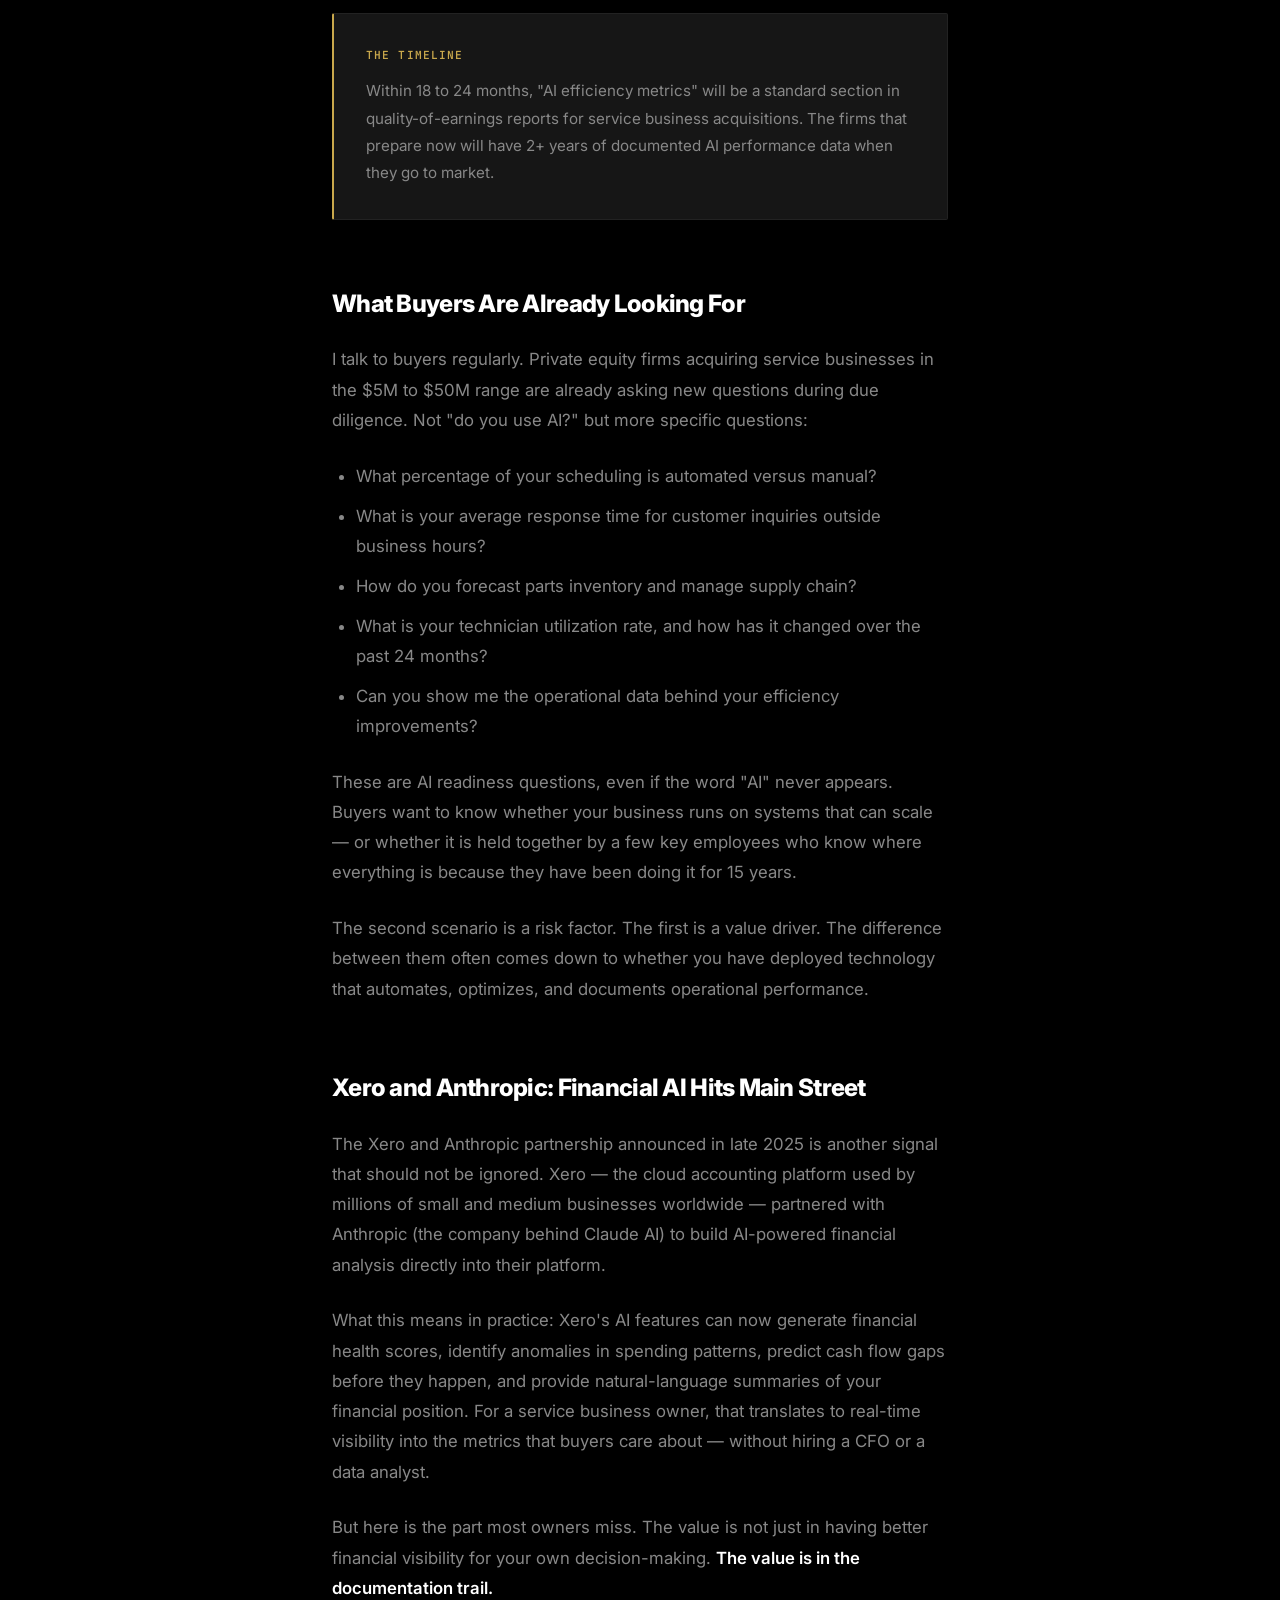
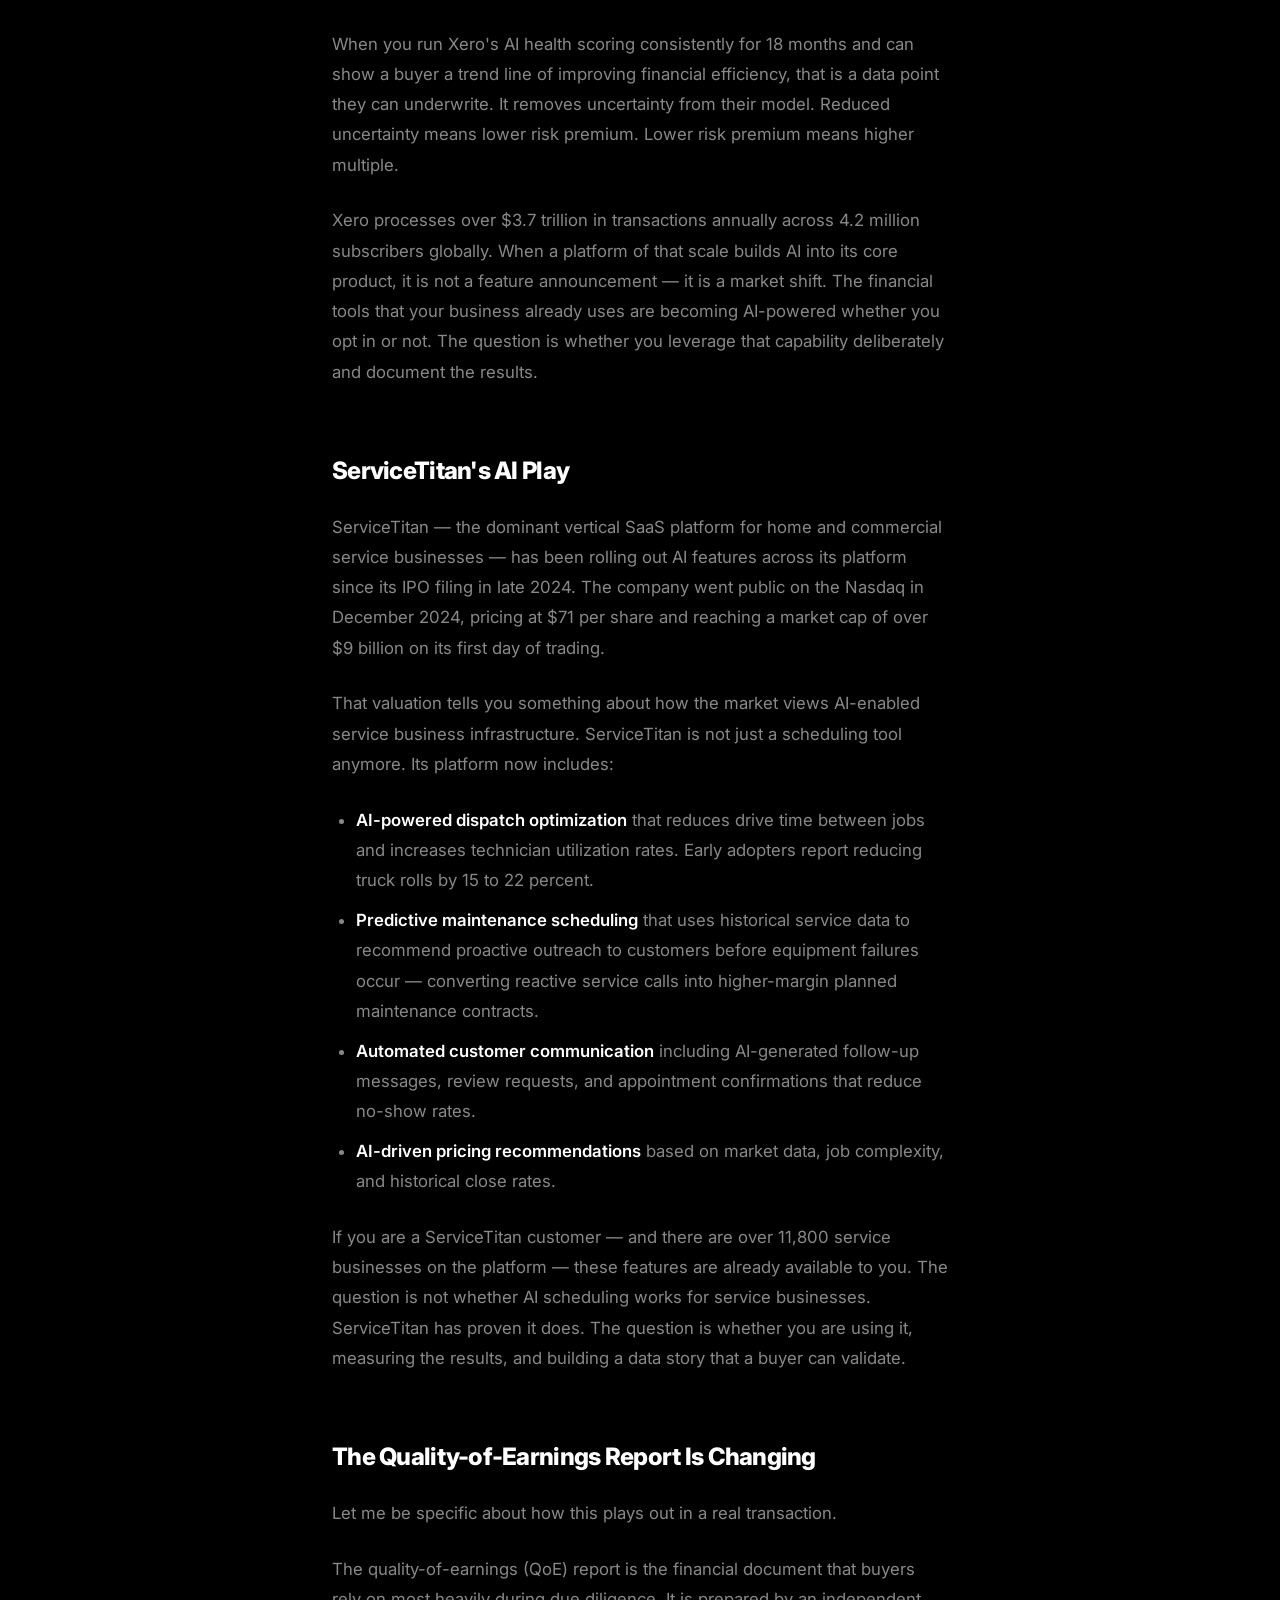
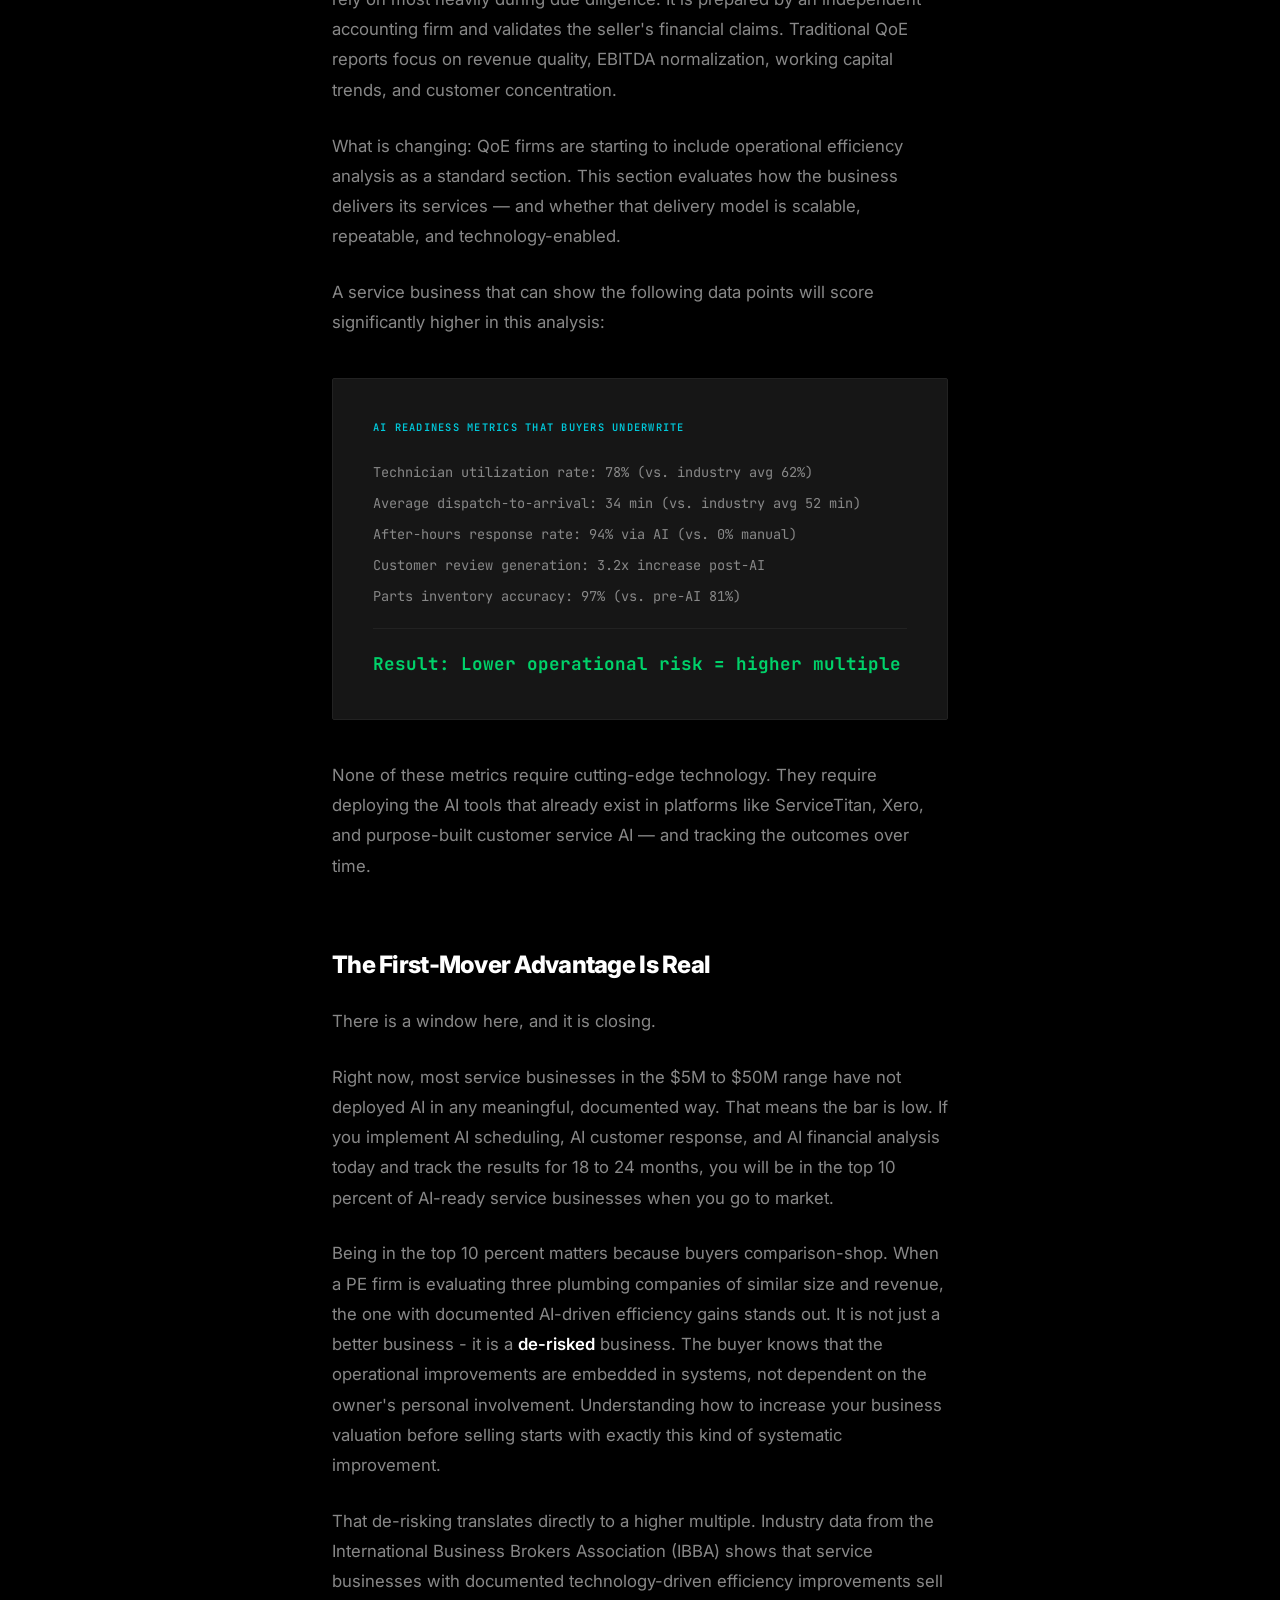
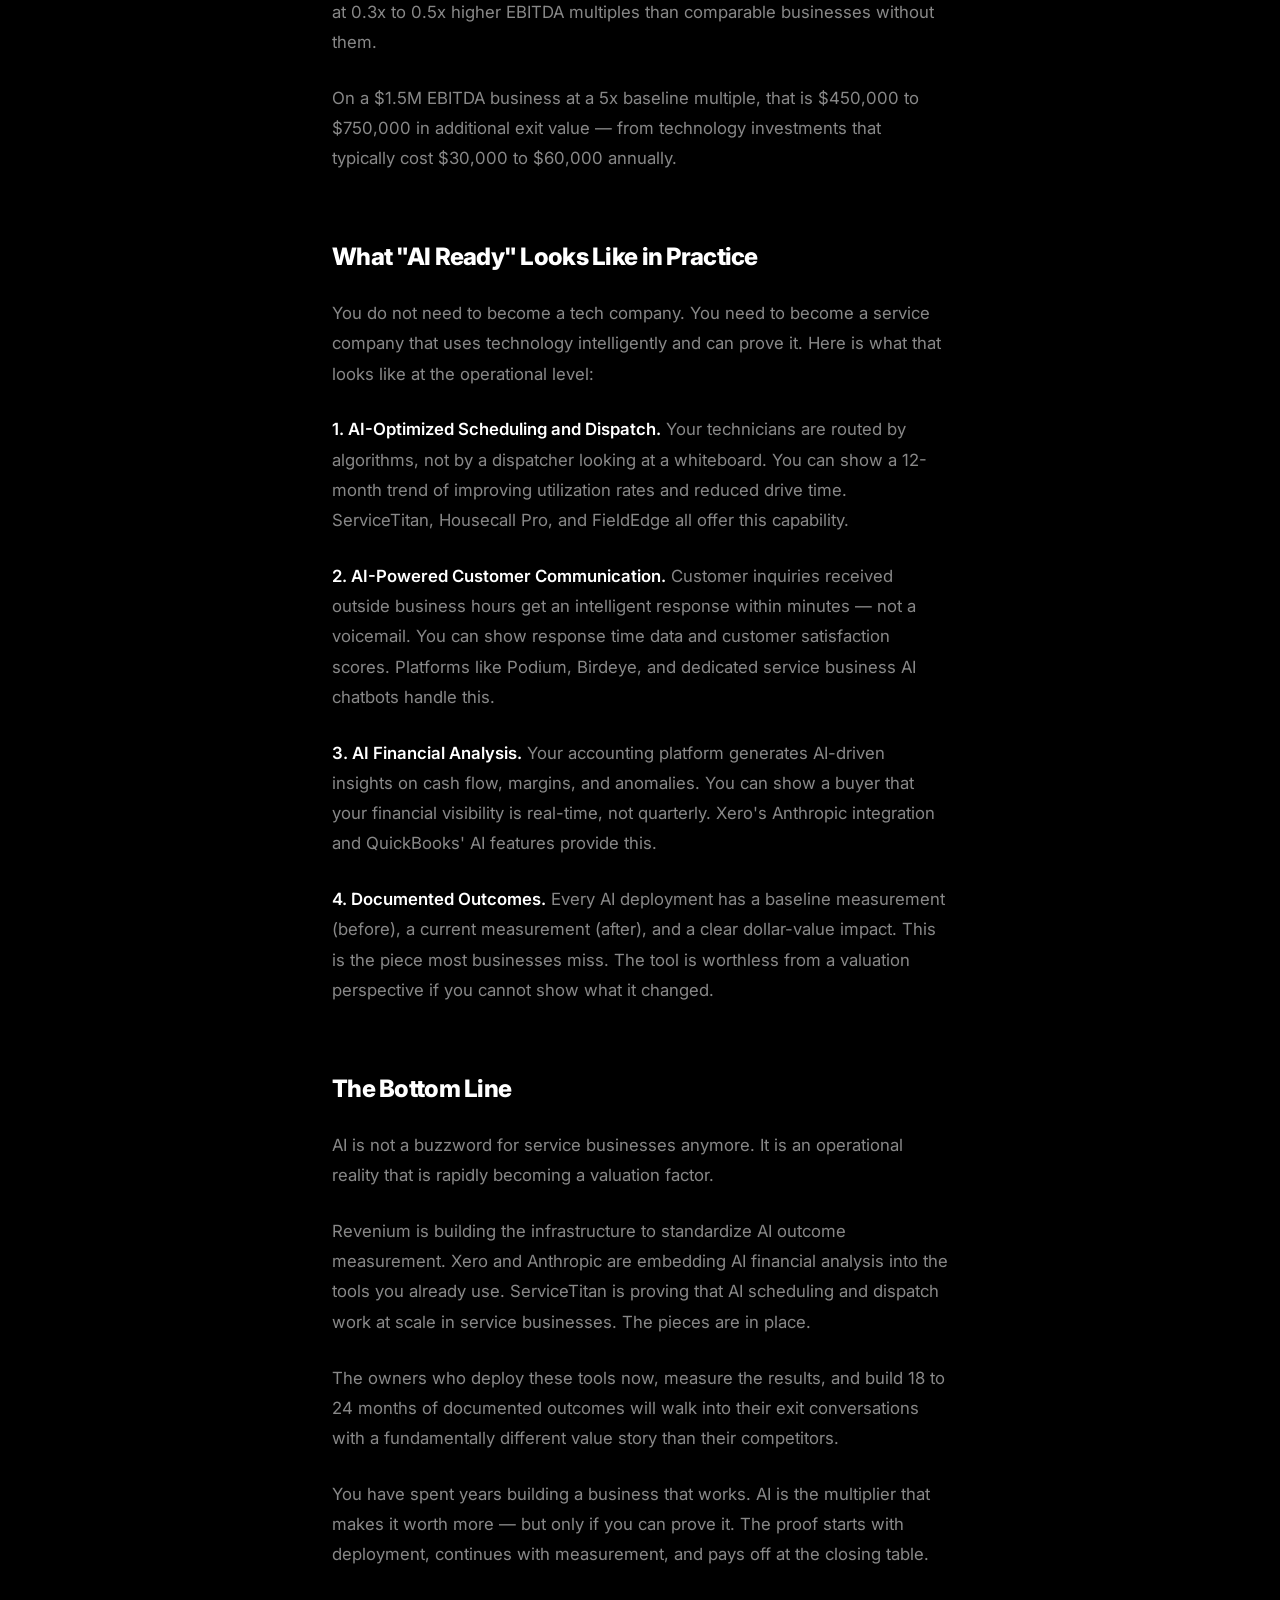
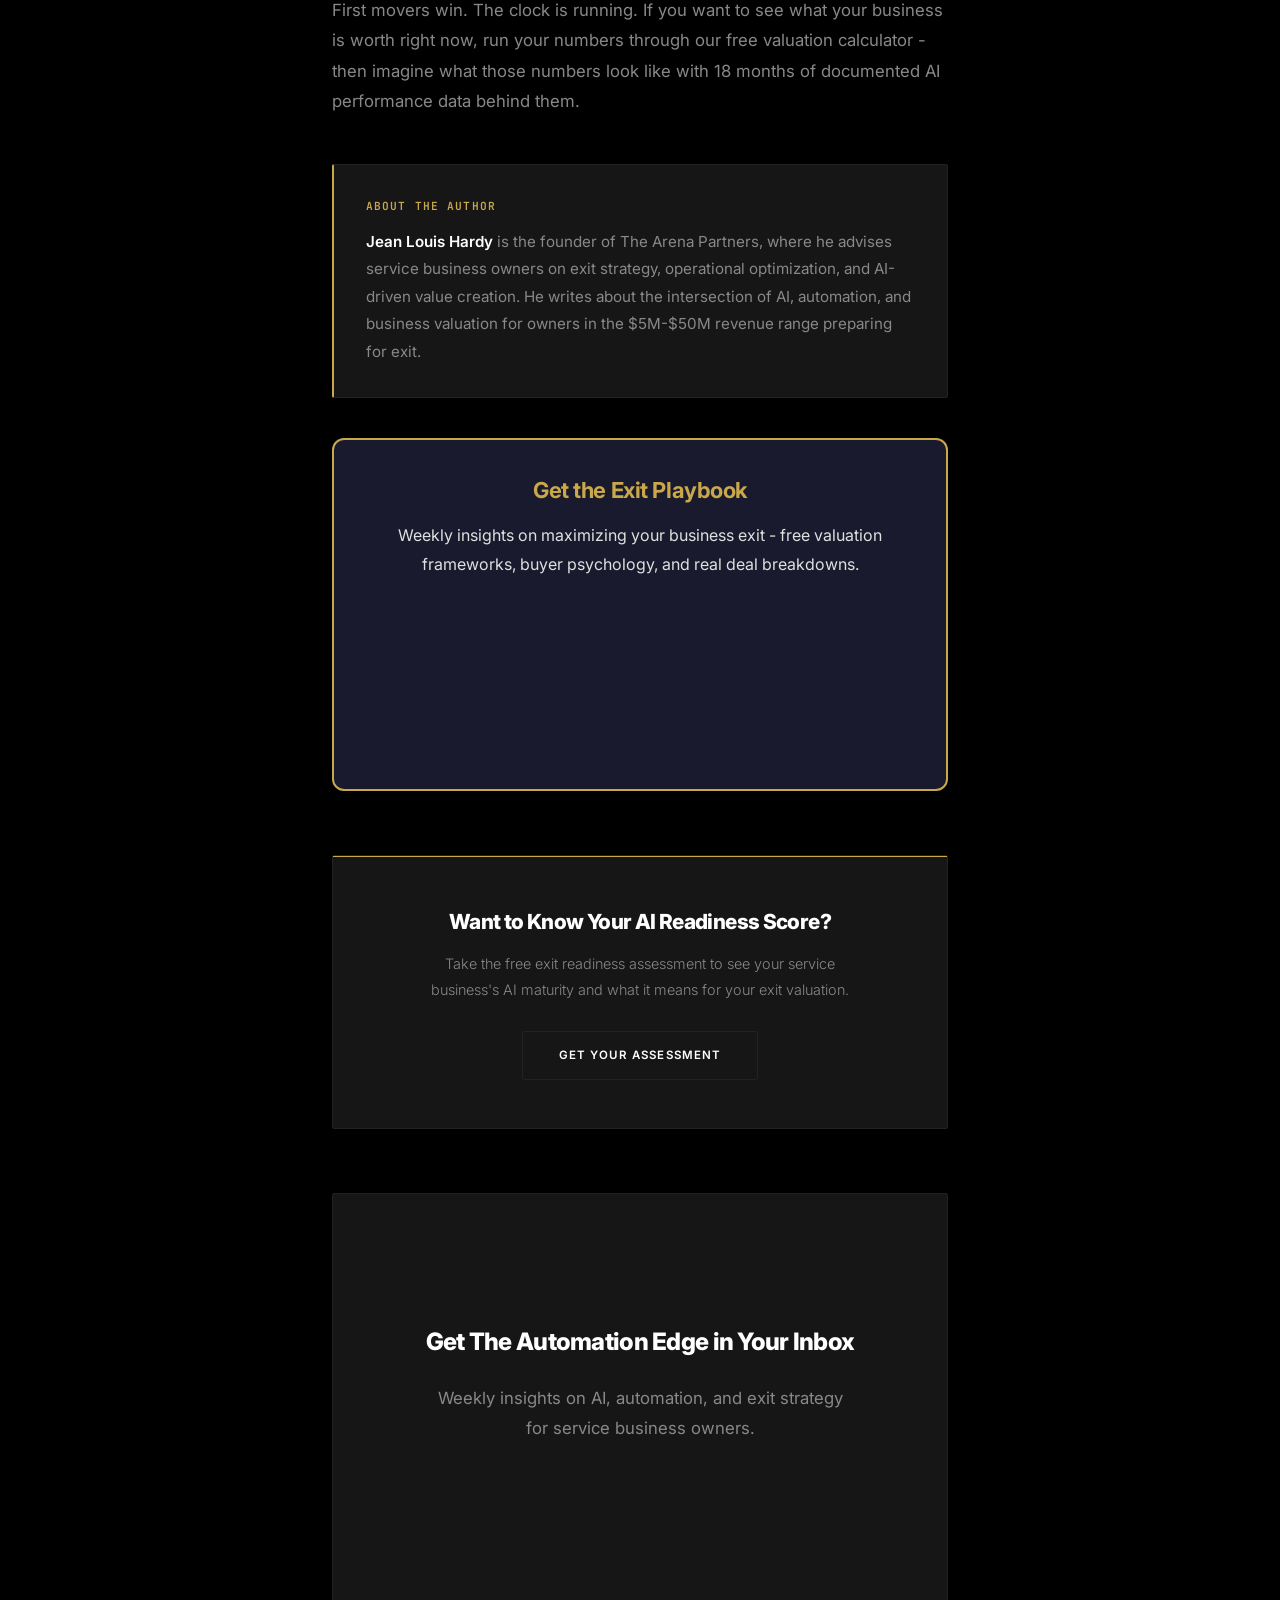
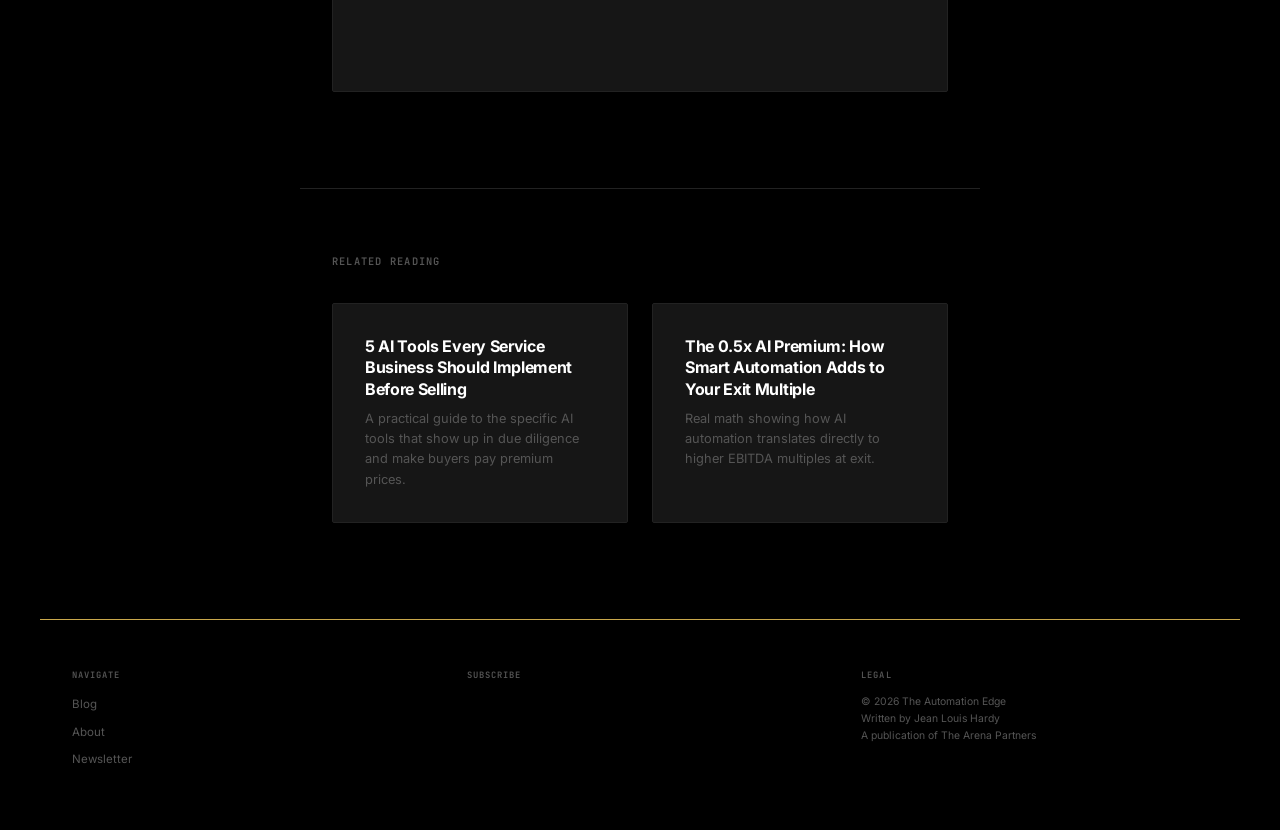
<file: ai-valuation-line-item.html>
<!DOCTYPE html>
<html lang="en">
<head>
  <meta charset="UTF-8">
  <meta http-equiv="Cache-Control" content="no-cache, no-store, must-revalidate">
  <meta http-equiv="Pragma" content="no-cache">
  <meta name="viewport" content="width=device-width, initial-scale=1.0">
  <title>AI Is About to Become a Valuation Line Item — The Automation Edge</title>
  <meta name="description" content="AI efficiency metrics are becoming standard in quality-of-earnings reports. Service businesses that can quantify their AI deployments will command higher multiples. Here's what's coming.">
  <meta name="author" content="Jean Louis Hardy">
  <meta name="keywords" content="AI valuation, service business exit, AI metrics, quality of earnings, Revenium, ServiceTitan, Xero AI">
  <link rel="canonical" href="https://vivianashford.github.io/automation-edge/ai-valuation-line-item.html">

  <!-- Open Graph -->
  <meta property="og:type" content="article">
  <meta property="og:title" content="AI Is About to Become a Valuation Line Item">
  <meta property="og:description" content="AI efficiency metrics are becoming standard in quality-of-earnings reports. First movers will capture higher multiples.">
  <meta property="og:url" content="https://vivianashford.github.io/automation-edge/ai-valuation-line-item.html">
  <meta property="og:site_name" content="The Automation Edge">
  <meta property="article:published_time" content="2026-03-27">
  <meta property="article:author" content="Jean Louis Hardy">

  <!-- Twitter -->
  <meta name="twitter:card" content="summary_large_image">
  <meta name="twitter:title" content="AI Is About to Become a Valuation Line Item">
  <meta name="twitter:description" content="AI efficiency metrics are becoming standard in quality-of-earnings reports. First movers capture higher multiples.">

  <link rel="preconnect" href="https://fonts.googleapis.com">
  <link rel="preconnect" href="https://fonts.gstatic.com" crossorigin>
  <link href="https://fonts.googleapis.com/css2?family=Inter:wght@300;400;500;600;700;800;900&family=JetBrains+Mono:wght@400;500;600;700&display=swap" rel="stylesheet">
  <link rel="stylesheet" href="style.css?v=7">

  <!-- Google Analytics -->
  <script async src="https://www.googletagmanager.com/gtag/js?id=G-SDMM90P63D"></script>
  <script>
    window.dataLayer = window.dataLayer || [];
    function gtag(){dataLayer.push(arguments);}
    gtag('js', new Date());
    gtag('config', 'G-SDMM90P63D');
  </script>

  <!-- Schema.org Article -->
  <script type="application/ld+json">
  {
    "@context": "https://schema.org",
    "@type": "Article",
    "headline": "AI Is About to Become a Valuation Line Item. Here's What That Means for Your Exit.",
    "author": {
      "@type": "Person",
      "name": "Jean Louis Hardy",
      "url": "https://vivianashford.github.io/automation-edge/about.html",
      "jobTitle": "AI & Automation Strategist",
      "sameAs": ["https://www.linkedin.com/in/jeanlouishardy/"]
    },
    "datePublished": "2026-03-27",
    "dateModified": "2026-03-28",
    "publisher": {
      "@type": "Organization",
      "name": "The Automation Edge",
      "url": "https://vivianashford.github.io/automation-edge/"
    },
    "description": "AI efficiency metrics are becoming standard in quality-of-earnings reports. Service businesses that can quantify their AI deployments will command higher multiples.",
    "mainEntityOfPage": { "@type": "WebPage", "@id": "https://vivianashford.github.io/automation-edge/ai-valuation-line-item.html" }
  }
  </script>
  <script type="application/ld+json">
  {
    "@context": "https://schema.org",
    "@type": "BreadcrumbList",
    "itemListElement": [
      {
        "@type": "ListItem",
        "position": 1,
        "name": "The Automation Edge",
        "item": "https://vivianashford.github.io/automation-edge/"
      },
      {
        "@type": "ListItem",
        "position": 2,
        "name": "AI Is About to Become a Valuation Line Item",
        "item": "https://vivianashford.github.io/automation-edge/ai-valuation-line-item.html"
      }
    ]
  }
  </script>
</head>
<body>

  <!-- Scroll Progress Bar -->
  <div class="scroll-progress" id="scrollProgress"></div>

  <!-- Vertical Article Progress -->
  <div class="article-progress">
    <div class="article-progress-fill" id="articleProgress"></div>
  </div>

  <!-- Navigation -->
  <nav class="site-nav" id="siteNav">
    <div class="nav-inner">
      <a href="index.html" class="nav-brand">The Automation <span>Edge</span></a>
      <button class="nav-toggle" onclick="document.querySelector('.nav-links').classList.toggle('open')" aria-label="Toggle menu">&#9776;</button>
      <ul class="nav-links">
        <li><a href="index.html">Blog</a></li>
        <li><a href="about.html">About</a></li>
        <li><a href="https://thearenapartners.substack.com" target="_blank" rel="noopener">Newsletter</a></li>
      </ul>
    </div>
  </nav>

  <!-- Article Header -->
  <header class="article-header">
    <span class="post-tag">Valuation</span>
    <h1>AI Is About to Become a Valuation Line Item. Here's What That Means for Your Exit.</h1>
    <div class="article-meta">
      <span class="author">Jean Louis Hardy</span>
      <span class="separator">|</span>
      <span>2026.03.27</span>
      <span class="separator">|</span>
      <span>8 min read</span>
    </div>
  </header>

  <!-- Article Body -->
  <article class="article-body">

    <p>Something shifted in the M&A landscape this year, and most service business owners missed it entirely.</p>

    <p>Revenium — the API monetization platform that already tracks billions of dollars in digital transactions — launched its AI Outcomes platform in early 2026. The product does something that was previously impossible at scale: it measures and monetizes the actual business outcomes generated by AI deployments. Not theoretical projections. Not vendor promises. Documented, quantifiable results tied directly to revenue and cost savings.</p>

    <p>That might sound like an enterprise tech story with no relevance to your HVAC company or plumbing operation. It is not. It is the beginning of a fundamental change in how businesses get valued — and service businesses are directly in the crosshairs.</p>

    <h2>The Signal in the Noise</h2>

    <p>Here is what is actually happening. The market has spent the past three years flooding every industry with AI tools. Some of them work. Many of them do not. Buyers — whether they are private equity firms, strategic acquirers, or sophisticated individual investors — have been trying to figure out which AI deployments actually move the needle and which ones are expensive toys.</p>

<div style="background:#0d1117;border-left:4px solid #c9a84c;padding:16px 20px;margin:24px 0;border-radius:0 8px 8px 0;">
  <p style="color:#c9a84c;font-weight:600;margin:0;font-size:16px;">→ <a href="https://thearenapartners.com/assessment.html" style="color:#c9a84c;text-decoration:underline;">Take the free Exit Readiness Assessment</a></p>
</div>


    <p>Revenium's AI Outcomes platform solves that problem. It provides a standardized framework for measuring AI impact on business performance. Think of it as a financial audit, but for your AI investments. The platform tracks outcomes like cost reduction, efficiency gains, revenue lift, and customer retention improvements — and ties them back to specific AI deployments.</p>

    <p>Why does this matter for your exit? Because once you can <strong>standardize the measurement of AI impact</strong>, you can include it in financial due diligence. And once it shows up in due diligence, it becomes a valuation factor.</p>

    <div class="callout">
      <h4>The Timeline</h4>
      <p>Within 18 to 24 months, "AI efficiency metrics" will be a standard section in quality-of-earnings reports for service business acquisitions. The firms that prepare now will have 2+ years of documented AI performance data when they go to market.</p>
    </div>

    <h2>What Buyers Are Already Looking For</h2>

    <p>I talk to buyers regularly. Private equity firms acquiring service businesses in the $5M to $50M range are already asking new questions during due diligence. Not "do you use AI?" but more specific questions:</p>

    <ul>
      <li>What percentage of your scheduling is automated versus manual?</li>
      <li>What is your average response time for customer inquiries outside business hours?</li>
      <li>How do you forecast parts inventory and manage supply chain?</li>
      <li>What is your technician utilization rate, and how has it changed over the past 24 months?</li>
      <li>Can you show me the operational data behind your efficiency improvements?</li>
    </ul>

    <p>These are AI readiness questions, even if the word "AI" never appears. Buyers want to know whether your business runs on systems that can scale — or whether it is held together by a few key employees who know where everything is because they have been doing it for 15 years.</p>

    <p>The second scenario is a risk factor. The first is a value driver. The difference between them often comes down to whether you have deployed technology that automates, optimizes, and documents operational performance.</p>

    <h2>Xero and Anthropic: Financial AI Hits Main Street</h2>

    <p>The Xero and Anthropic partnership announced in late 2025 is another signal that should not be ignored. Xero — the cloud accounting platform used by millions of small and medium businesses worldwide — partnered with Anthropic (the company behind Claude AI) to build AI-powered financial analysis directly into their platform.</p>

    <p>What this means in practice: Xero's AI features can now generate financial health scores, identify anomalies in spending patterns, predict cash flow gaps before they happen, and provide natural-language summaries of your financial position. For a service business owner, that translates to real-time visibility into the metrics that buyers care about — without hiring a CFO or a data analyst.</p>

    <p>But here is the part most owners miss. The value is not just in having better financial visibility for your own decision-making. <strong>The value is in the documentation trail.</strong></p>

    <p>When you run Xero's AI health scoring consistently for 18 months and can show a buyer a trend line of improving financial efficiency, that is a data point they can underwrite. It removes uncertainty from their model. Reduced uncertainty means lower risk premium. Lower risk premium means higher multiple.</p>

    <p>Xero processes over $3.7 trillion in transactions annually across 4.2 million subscribers globally. When a platform of that scale builds AI into its core product, it is not a feature announcement — it is a market shift. The financial tools that your business already uses are becoming AI-powered whether you opt in or not. The question is whether you leverage that capability deliberately and document the results.</p>

    <h2>ServiceTitan's AI Play</h2>

    <p>ServiceTitan — the dominant vertical SaaS platform for home and commercial service businesses — has been rolling out AI features across its platform since its IPO filing in late 2024. The company went public on the Nasdaq in December 2024, pricing at $71 per share and reaching a market cap of over $9 billion on its first day of trading.</p>

    <p>That valuation tells you something about how the market views AI-enabled service business infrastructure. ServiceTitan is not just a scheduling tool anymore. Its platform now includes:</p>

    <ul>
      <li><strong>AI-powered dispatch optimization</strong> that reduces drive time between jobs and increases technician utilization rates. Early adopters report reducing truck rolls by 15 to 22 percent.</li>
      <li><strong>Predictive maintenance scheduling</strong> that uses historical service data to recommend proactive outreach to customers before equipment failures occur — converting reactive service calls into higher-margin planned maintenance contracts.</li>
      <li><strong>Automated customer communication</strong> including AI-generated follow-up messages, review requests, and appointment confirmations that reduce no-show rates.</li>
      <li><strong>AI-driven pricing recommendations</strong> based on market data, job complexity, and historical close rates.</li>
    </ul>

    <p>If you are a ServiceTitan customer — and there are over 11,800 service businesses on the platform — these features are already available to you. The question is not whether AI scheduling works for service businesses. ServiceTitan has proven it does. The question is whether you are using it, measuring the results, and building a data story that a buyer can validate.</p>

    <h2>The Quality-of-Earnings Report Is Changing</h2>

    <p>Let me be specific about how this plays out in a real transaction.</p>

    <p>The quality-of-earnings (QoE) report is the financial document that buyers rely on most heavily during due diligence. It is prepared by an independent accounting firm and validates the seller's financial claims. Traditional QoE reports focus on revenue quality, EBITDA normalization, working capital trends, and customer concentration.</p>

    <p>What is changing: QoE firms are starting to include operational efficiency analysis as a standard section. This section evaluates how the business delivers its services — and whether that delivery model is scalable, repeatable, and technology-enabled.</p>

    <p>A service business that can show the following data points will score significantly higher in this analysis:</p>

    <div class="math-box">
      <h4>AI Readiness Metrics That Buyers Underwrite</h4>
      <div class="math-line">Technician utilization rate: 78% (vs. industry avg 62%)</div>
      <div class="math-line">Average dispatch-to-arrival: 34 min (vs. industry avg 52 min)</div>
      <div class="math-line">After-hours response rate: 94% via AI (vs. 0% manual)</div>
      <div class="math-line">Customer review generation: 3.2x increase post-AI</div>
      <div class="math-line">Parts inventory accuracy: 97% (vs. pre-AI 81%)</div>
      <div class="math-result">Result: Lower operational risk = higher multiple</div>
    </div>

    <p>None of these metrics require cutting-edge technology. They require deploying the AI tools that already exist in platforms like ServiceTitan, Xero, and purpose-built customer service AI — and tracking the outcomes over time.</p>

    <h2>The First-Mover Advantage Is Real</h2>

    <p>There is a window here, and it is closing.</p>

    <p>Right now, most service businesses in the $5M to $50M range have not deployed AI in any meaningful, documented way. That means the bar is low. If you implement AI scheduling, AI customer response, and AI financial analysis today and track the results for 18 to 24 months, you will be in the top 10 percent of AI-ready service businesses when you go to market.</p>

    <p>Being in the top 10 percent matters because buyers comparison-shop. When a PE firm is evaluating three plumbing companies of similar size and revenue, the one with documented AI-driven efficiency gains stands out. It is not just a better business - it is a <strong>de-risked</strong> business. The buyer knows that the operational improvements are embedded in systems, not dependent on the owner's personal involvement. Understanding <a href="https://thearenapartners.com/blog/how-to-increase-business-valuation-before-selling.html" target="_blank" rel="noopener">how to increase your business valuation before selling</a> starts with exactly this kind of systematic improvement.</p>

    <p>That de-risking translates directly to a higher multiple. Industry data from the International Business Brokers Association (IBBA) shows that service businesses with documented technology-driven efficiency improvements sell at 0.3x to 0.5x higher EBITDA multiples than comparable businesses without them.</p>

    <p>On a $1.5M EBITDA business at a 5x baseline multiple, that is $450,000 to $750,000 in additional exit value — from technology investments that typically cost $30,000 to $60,000 annually.</p>

    <h2>What "AI Ready" Looks Like in Practice</h2>

    <p>You do not need to become a tech company. You need to become a service company that uses technology intelligently and can prove it. Here is what that looks like at the operational level:</p>

    <p><strong>1. AI-Optimized Scheduling and Dispatch.</strong> Your technicians are routed by algorithms, not by a dispatcher looking at a whiteboard. You can show a 12-month trend of improving utilization rates and reduced drive time. ServiceTitan, Housecall Pro, and FieldEdge all offer this capability.</p>

    <p><strong>2. AI-Powered Customer Communication.</strong> Customer inquiries received outside business hours get an intelligent response within minutes — not a voicemail. You can show response time data and customer satisfaction scores. Platforms like Podium, Birdeye, and dedicated service business AI chatbots handle this.</p>

    <p><strong>3. AI Financial Analysis.</strong> Your accounting platform generates AI-driven insights on cash flow, margins, and anomalies. You can show a buyer that your financial visibility is real-time, not quarterly. Xero's Anthropic integration and QuickBooks' AI features provide this.</p>

    <p><strong>4. Documented Outcomes.</strong> Every AI deployment has a baseline measurement (before), a current measurement (after), and a clear dollar-value impact. This is the piece most businesses miss. The tool is worthless from a valuation perspective if you cannot show what it changed.</p>

    <h2>The Bottom Line</h2>

    <p>AI is not a buzzword for service businesses anymore. It is an operational reality that is rapidly becoming a valuation factor.</p>

    <p>Revenium is building the infrastructure to standardize AI outcome measurement. Xero and Anthropic are embedding AI financial analysis into the tools you already use. ServiceTitan is proving that AI scheduling and dispatch work at scale in service businesses. The pieces are in place.</p>

    <p>The owners who deploy these tools now, measure the results, and build 18 to 24 months of documented outcomes will walk into their exit conversations with a fundamentally different value story than their competitors.</p>

    <p>You have spent years building a business that works. AI is the multiplier that makes it worth more — but only if you can prove it. The proof starts with deployment, continues with measurement, and pays off at the closing table.</p>

    <p>First movers win. The clock is running. If you want to see what your business is worth right now, <a href="https://thearenapartners.com/calculator.html" target="_blank" rel="noopener">run your numbers through our free valuation calculator</a> - then imagine what those numbers look like with 18 months of documented AI performance data behind them.</p>

    <!-- E-E-A-T Author Section -->
    <div class="callout" style="margin-top: 3rem;">
      <h4>About the Author</h4>
      <p><strong>Jean Louis Hardy</strong> is the founder of <a href="https://thearenapartners.com" target="_blank" rel="noopener">The Arena Partners</a>, where he advises service business owners on exit strategy, operational optimization, and AI-driven value creation. He writes about the intersection of AI, automation, and business valuation for owners in the $5M-$50M revenue range preparing for exit.</p>
    </div>

    <!-- CTA -->
<div style="background:#1a1a2e;border:2px solid #c9a84c;border-radius:12px;padding:32px;margin:40px 0;text-align:center;">
  <h3 style="color:#c9a84c;font-size:22px;margin:0 0 12px;">Get the Exit Playbook</h3>
  <p style="color:#e0e0e0;font-size:16px;margin:0 0 20px;">Weekly insights on maximizing your business exit - free valuation frameworks, buyer psychology, and real deal breakdowns.</p>
  <iframe src="https://thearenapartners.substack.com/embed" width="100%" height="150" style="border:none;background:transparent;max-width:480px;" frameborder="0" scrolling="no"></iframe>
</div>

    <div class="article-cta">
      <h3>Want to Know Your AI Readiness Score?</h3>
      <p>Take the free <a href="https://thearenapartners.com/assessment.html" target="_blank" rel="noopener">exit readiness assessment</a> to see your service business's AI maturity and what it means for your exit valuation.</p>
      <a href="https://thearenapartners.com/assessment.html" class="btn" target="_blank" rel="noopener">Get Your Assessment</a>
    </div>

    <div class="newsletter-section">
      <h2>Get The Automation Edge in Your Inbox</h2>
      <p>Weekly insights on AI, automation, and exit strategy for service business owners.</p>
      <iframe src="https://thearenapartners.substack.com/embed" width="480" height="150" style="background: transparent;" frameborder="0" scrolling="no"></iframe>
    </div>

  </article>

  <!-- Related Posts -->
  <section class="related-posts">
    <h2>Related Reading</h2>
    <div class="related-grid">
      <div class="related-card">
        <h4><a href="five-ai-tools-before-selling.html">5 AI Tools Every Service Business Should Implement Before Selling</a></h4>
        <p>A practical guide to the specific AI tools that show up in due diligence and make buyers pay premium prices.</p>
      </div>
      <div class="related-card">
        <h4><a href="the-05x-ai-premium.html">The 0.5x AI Premium: How Smart Automation Adds to Your Exit Multiple</a></h4>
        <p>Real math showing how AI automation translates directly to higher EBITDA multiples at exit.</p>
      </div>
    </div>
  </section>

  <!-- Footer -->
  <footer class="site-footer">
    <div class="footer-inner">
      <div class="footer-col">
        <div class="footer-col-label">Navigate</div>
        <ul class="footer-links">
          <li><a href="index.html">Blog</a></li>
          <li><a href="about.html">About</a></li>
          <li><a href="https://thearenapartners.substack.com" target="_blank" rel="noopener">Newsletter</a></li>
        </ul>
      </div>
      <div class="footer-col">
        <div class="footer-col-label">Subscribe</div>
        <div class="footer-newsletter">
          <iframe src="https://thearenapartners.substack.com/embed" width="300" height="80" style="background: transparent;" frameborder="0" scrolling="no"></iframe>
        </div>
      </div>
      <div class="footer-col footer-legal">
        <div class="footer-col-label">Legal</div>
        <p>&copy; 2026 The Automation Edge</p>
        <p>Written by Jean Louis Hardy</p>
        <p>A publication of The Arena Partners</p>
      </div>
    </div>
  </footer>

  <script>
    // Scroll progress (top bar)
    const progressBar = document.getElementById('scrollProgress');
    const articleProgress = document.getElementById('articleProgress');
    window.addEventListener('scroll', () => {
      const scrollTop = document.documentElement.scrollTop || document.body.scrollTop;
      const scrollHeight = document.documentElement.scrollHeight - document.documentElement.clientHeight;
      const pct = (scrollTop / scrollHeight) * 100;
      progressBar.style.width = pct + '%';
      if (articleProgress) articleProgress.style.height = pct + '%';
    });

    // Nav show/hide
    let lastScrollY = 0;
    const nav = document.getElementById('siteNav');
    window.addEventListener('scroll', () => {
      const currentScrollY = window.scrollY;
      if (currentScrollY > lastScrollY && currentScrollY > 100) {
        nav.classList.add('nav-hidden');
      } else {
        nav.classList.remove('nav-hidden');
      }
      lastScrollY = currentScrollY;
    });

    // Reveal
    const revealEls = document.querySelectorAll('.callout, .math-box, .tool-card, .article-cta, .related-card, .newsletter-section');
    revealEls.forEach(el => el.classList.add('reveal'));
    const obs = new IntersectionObserver((entries) => {
      entries.forEach(e => { if (e.isIntersecting) { e.target.classList.add('revealed'); obs.unobserve(e.target); } });
    }, { threshold: 0.1, rootMargin: '0px 0px -40px 0px' });
    revealEls.forEach(el => obs.observe(el));
  </script>

</body>
</html>
</file>
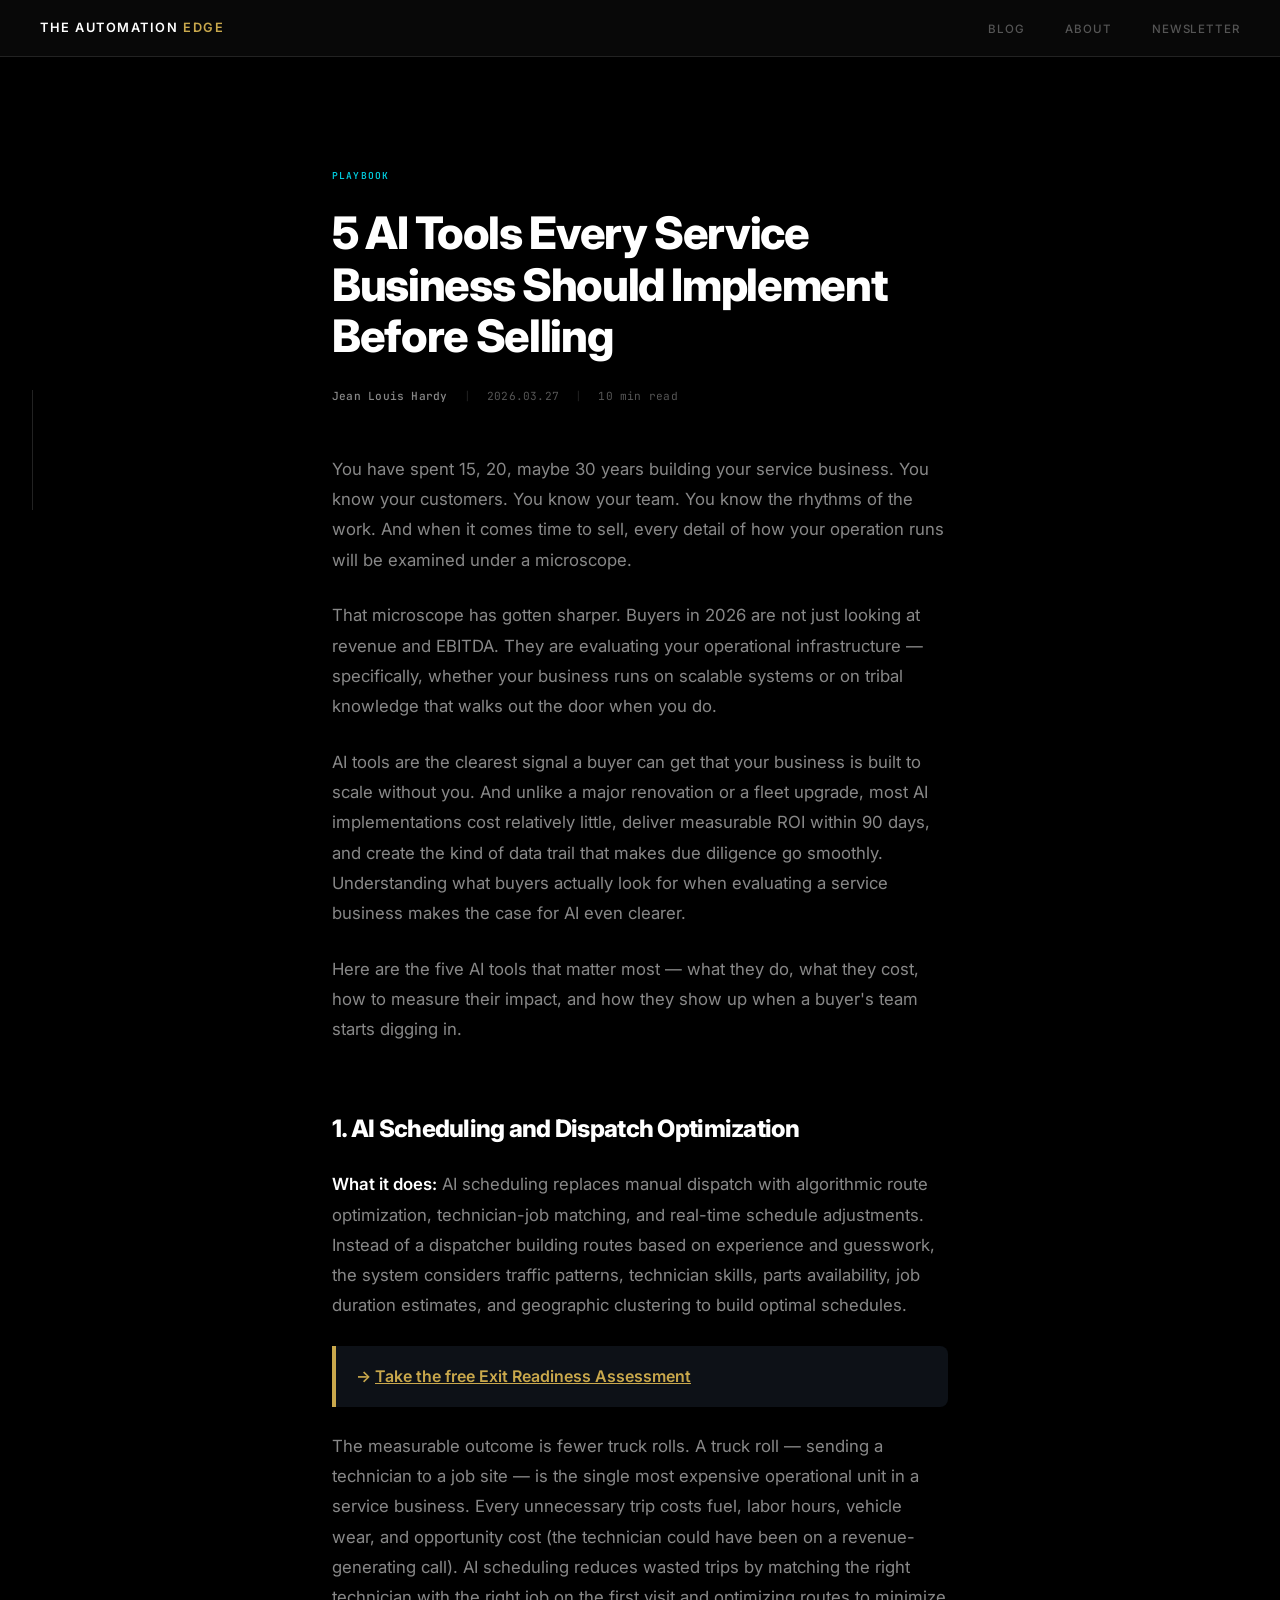
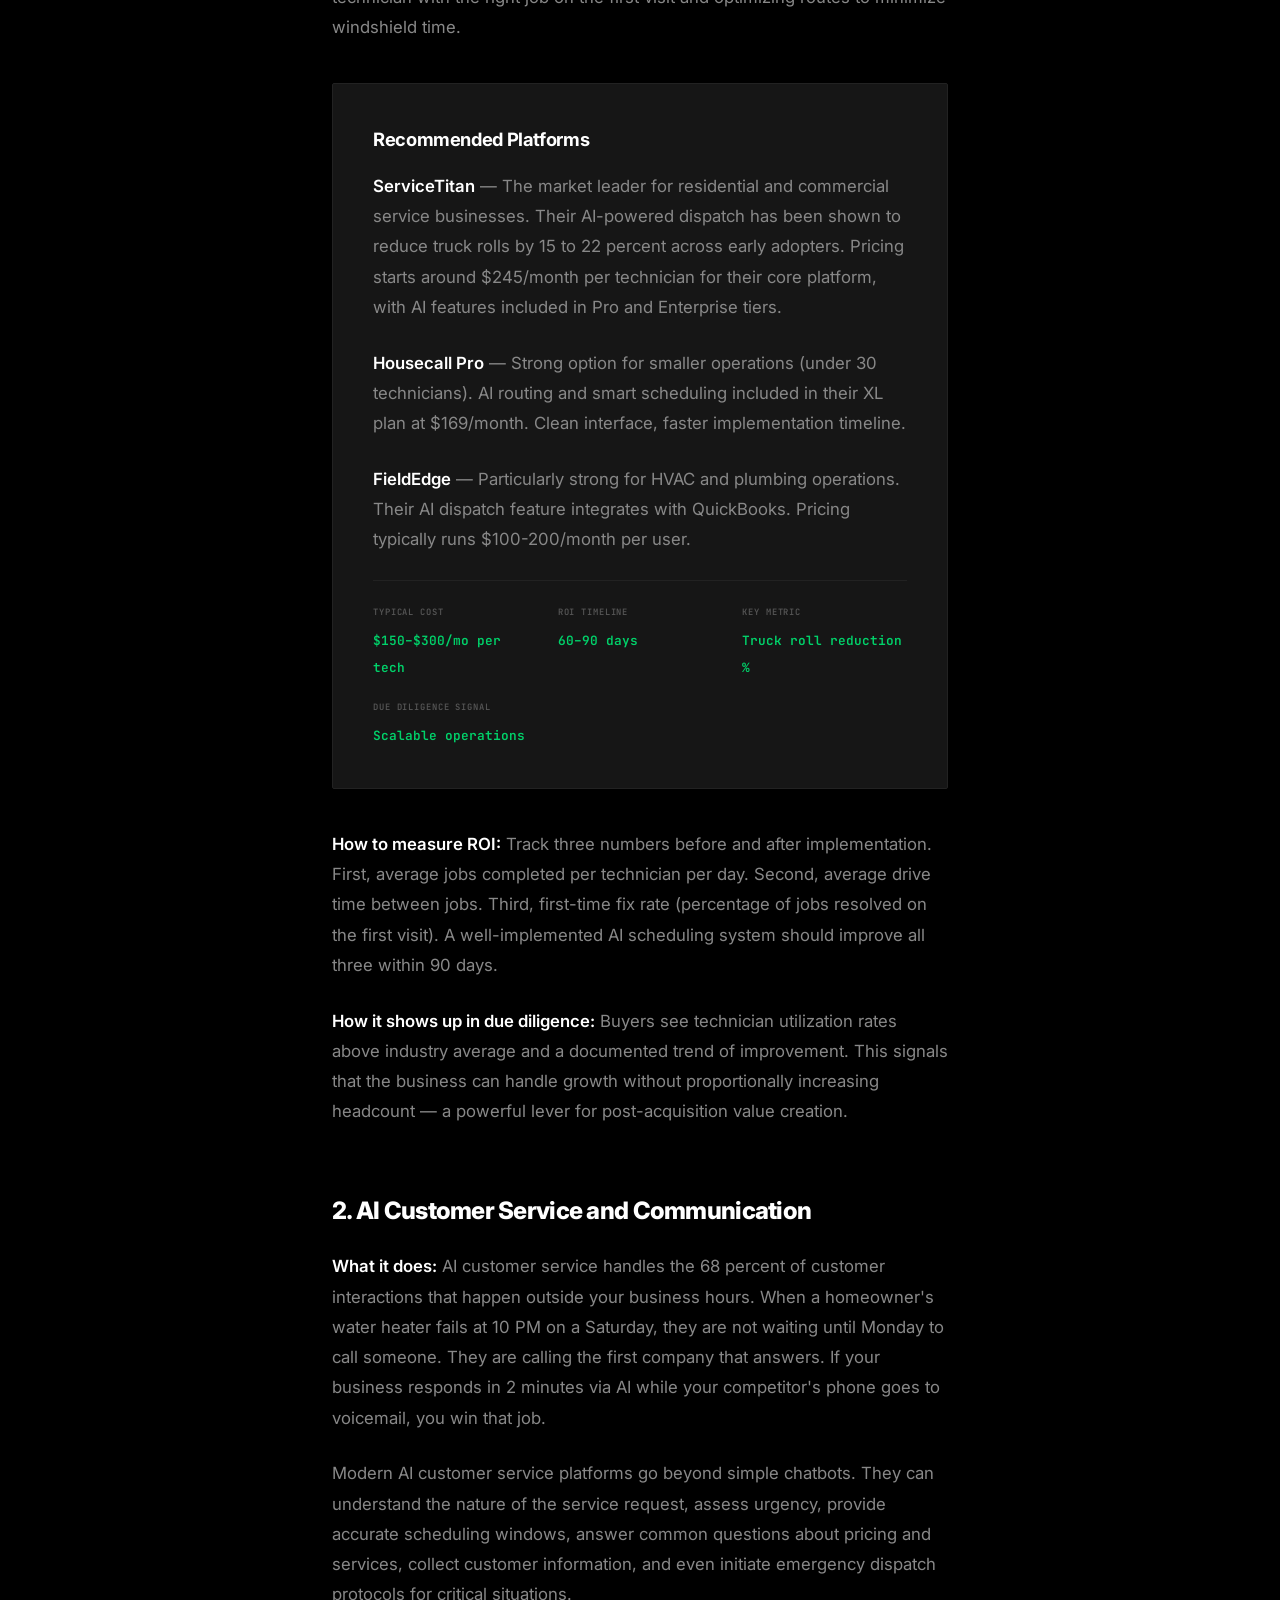
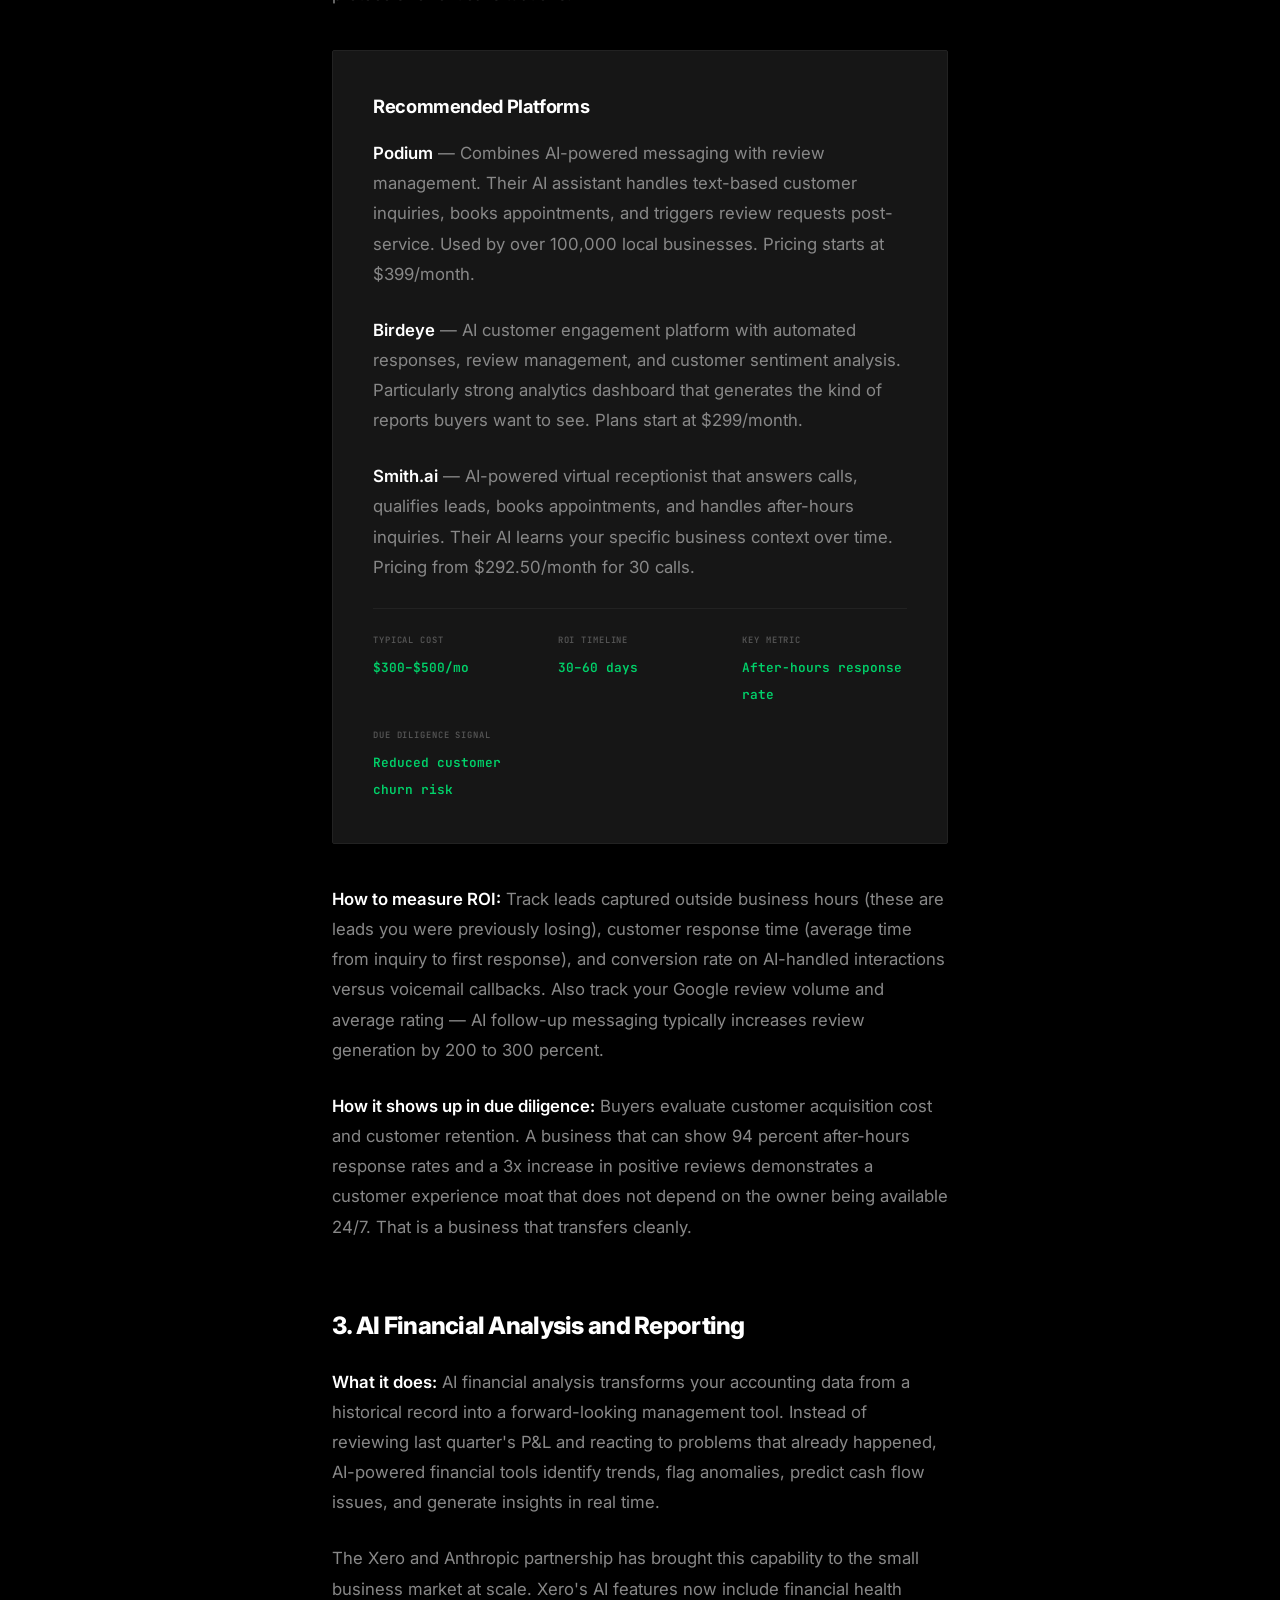
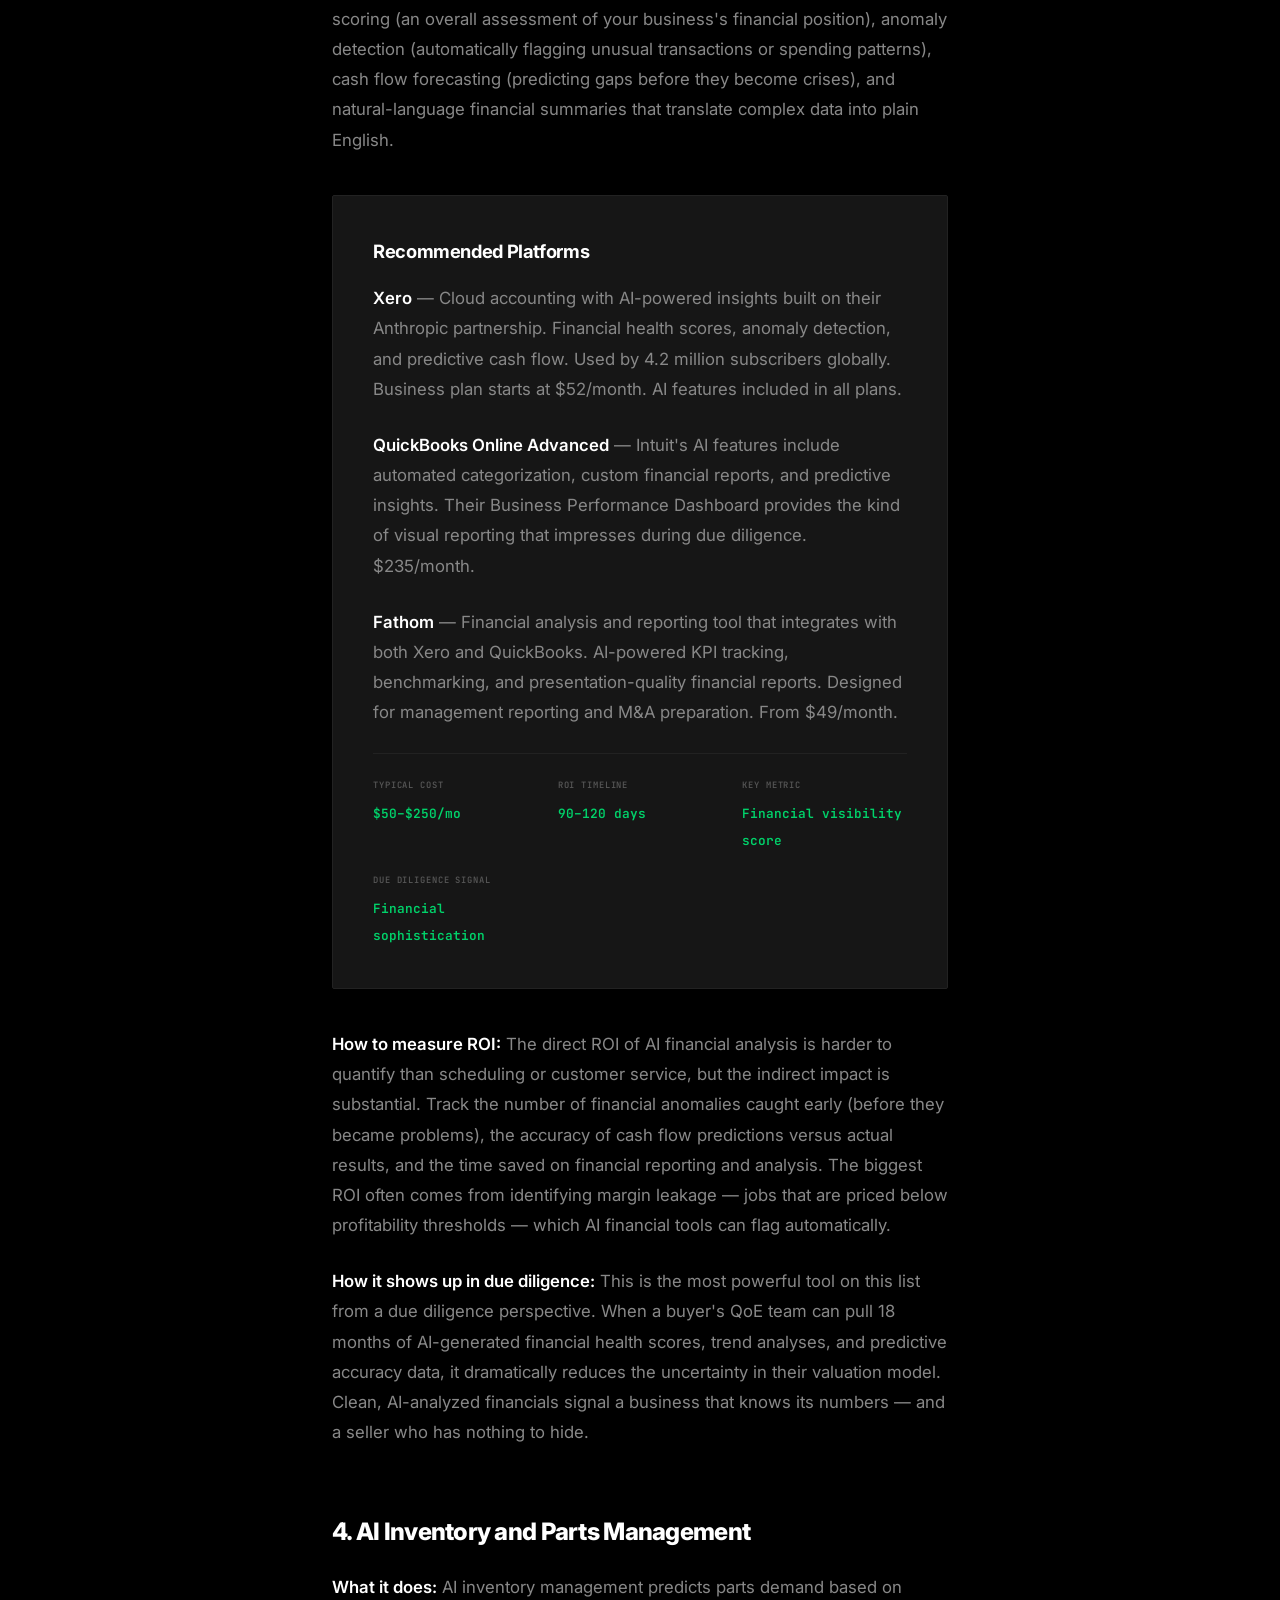
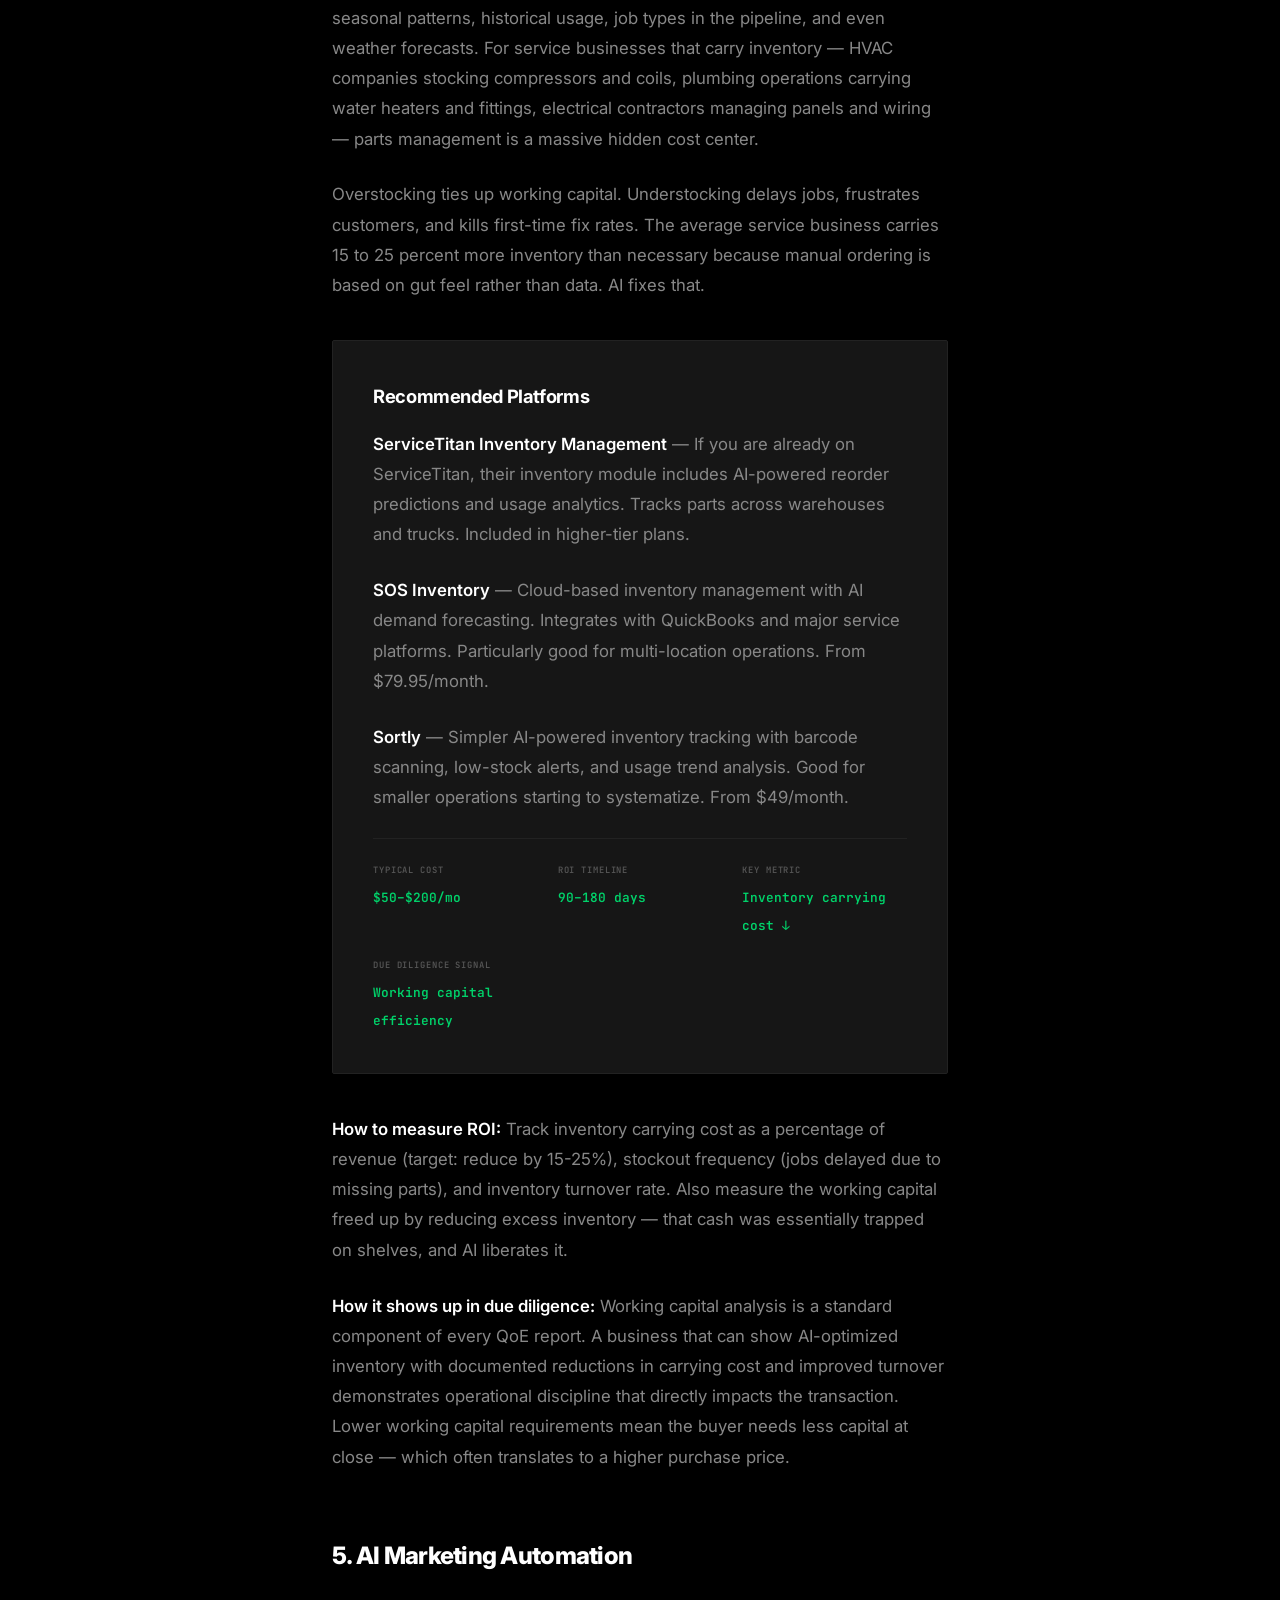
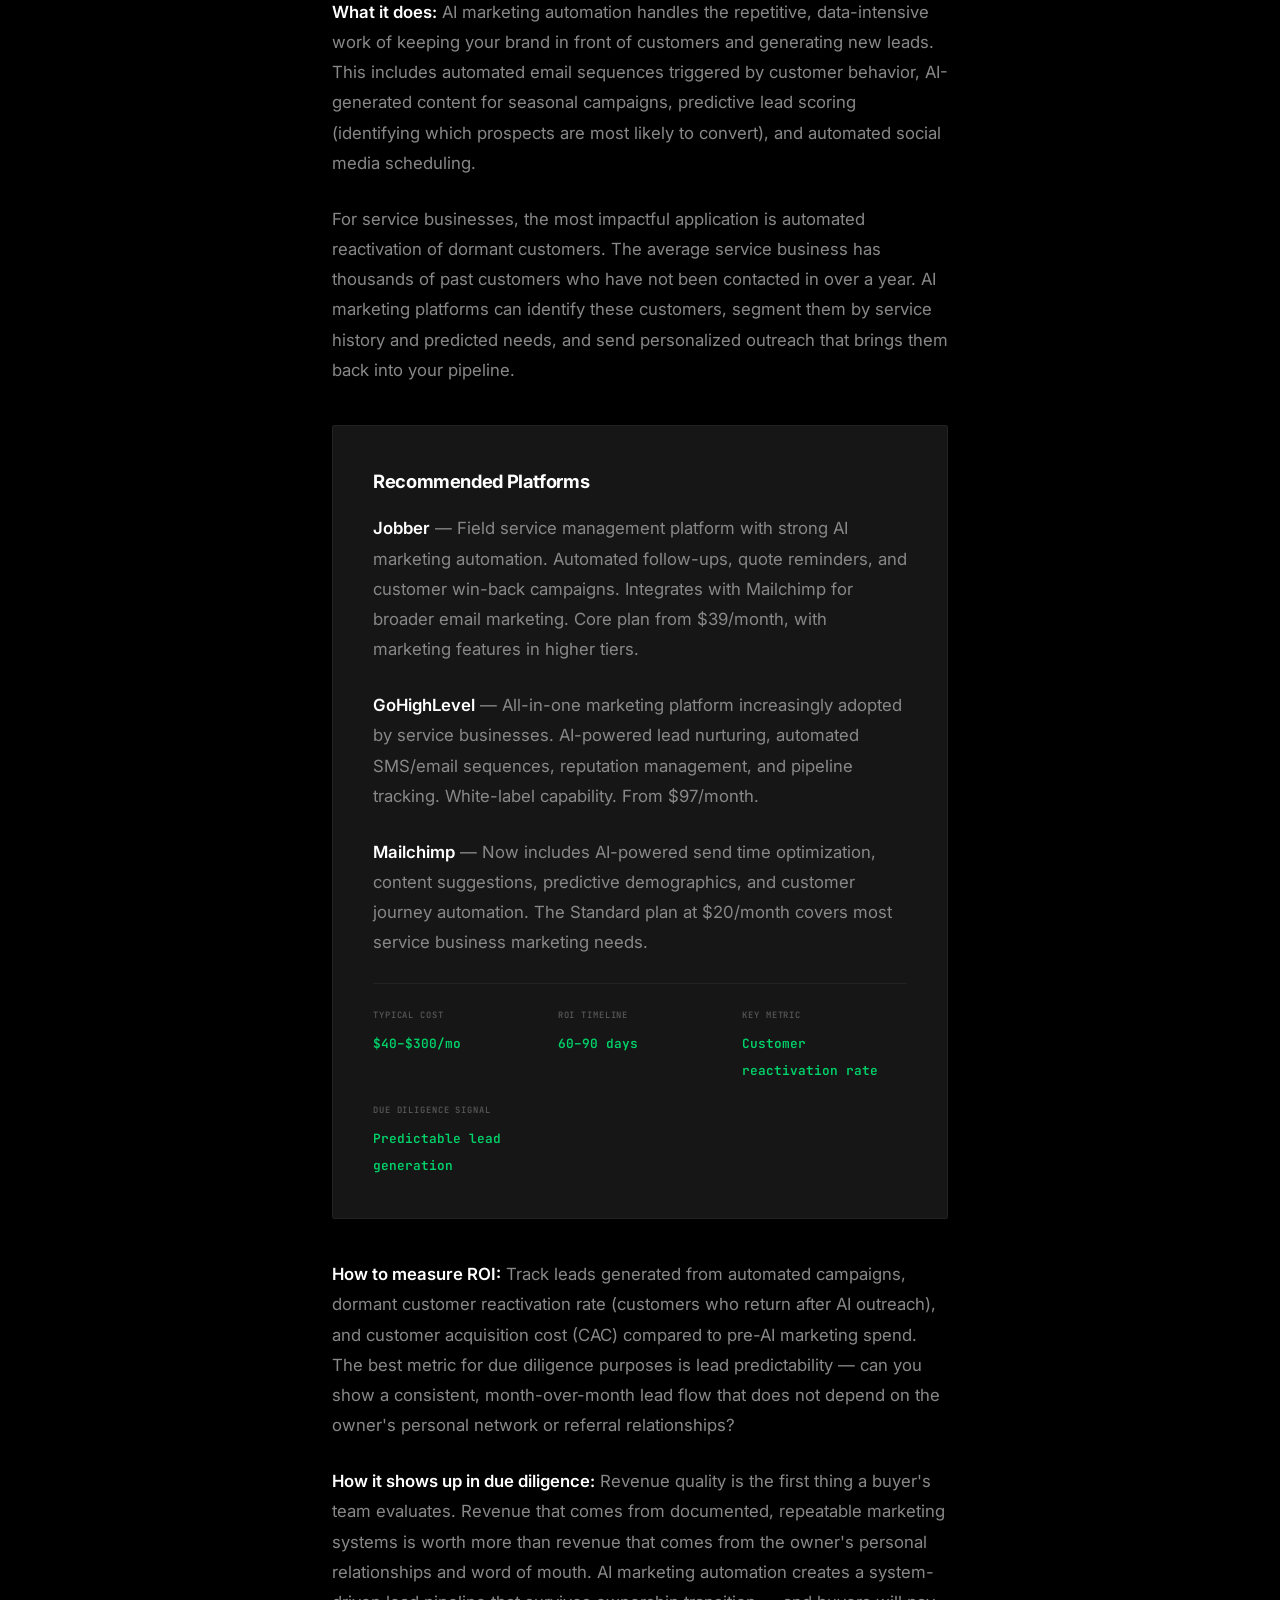
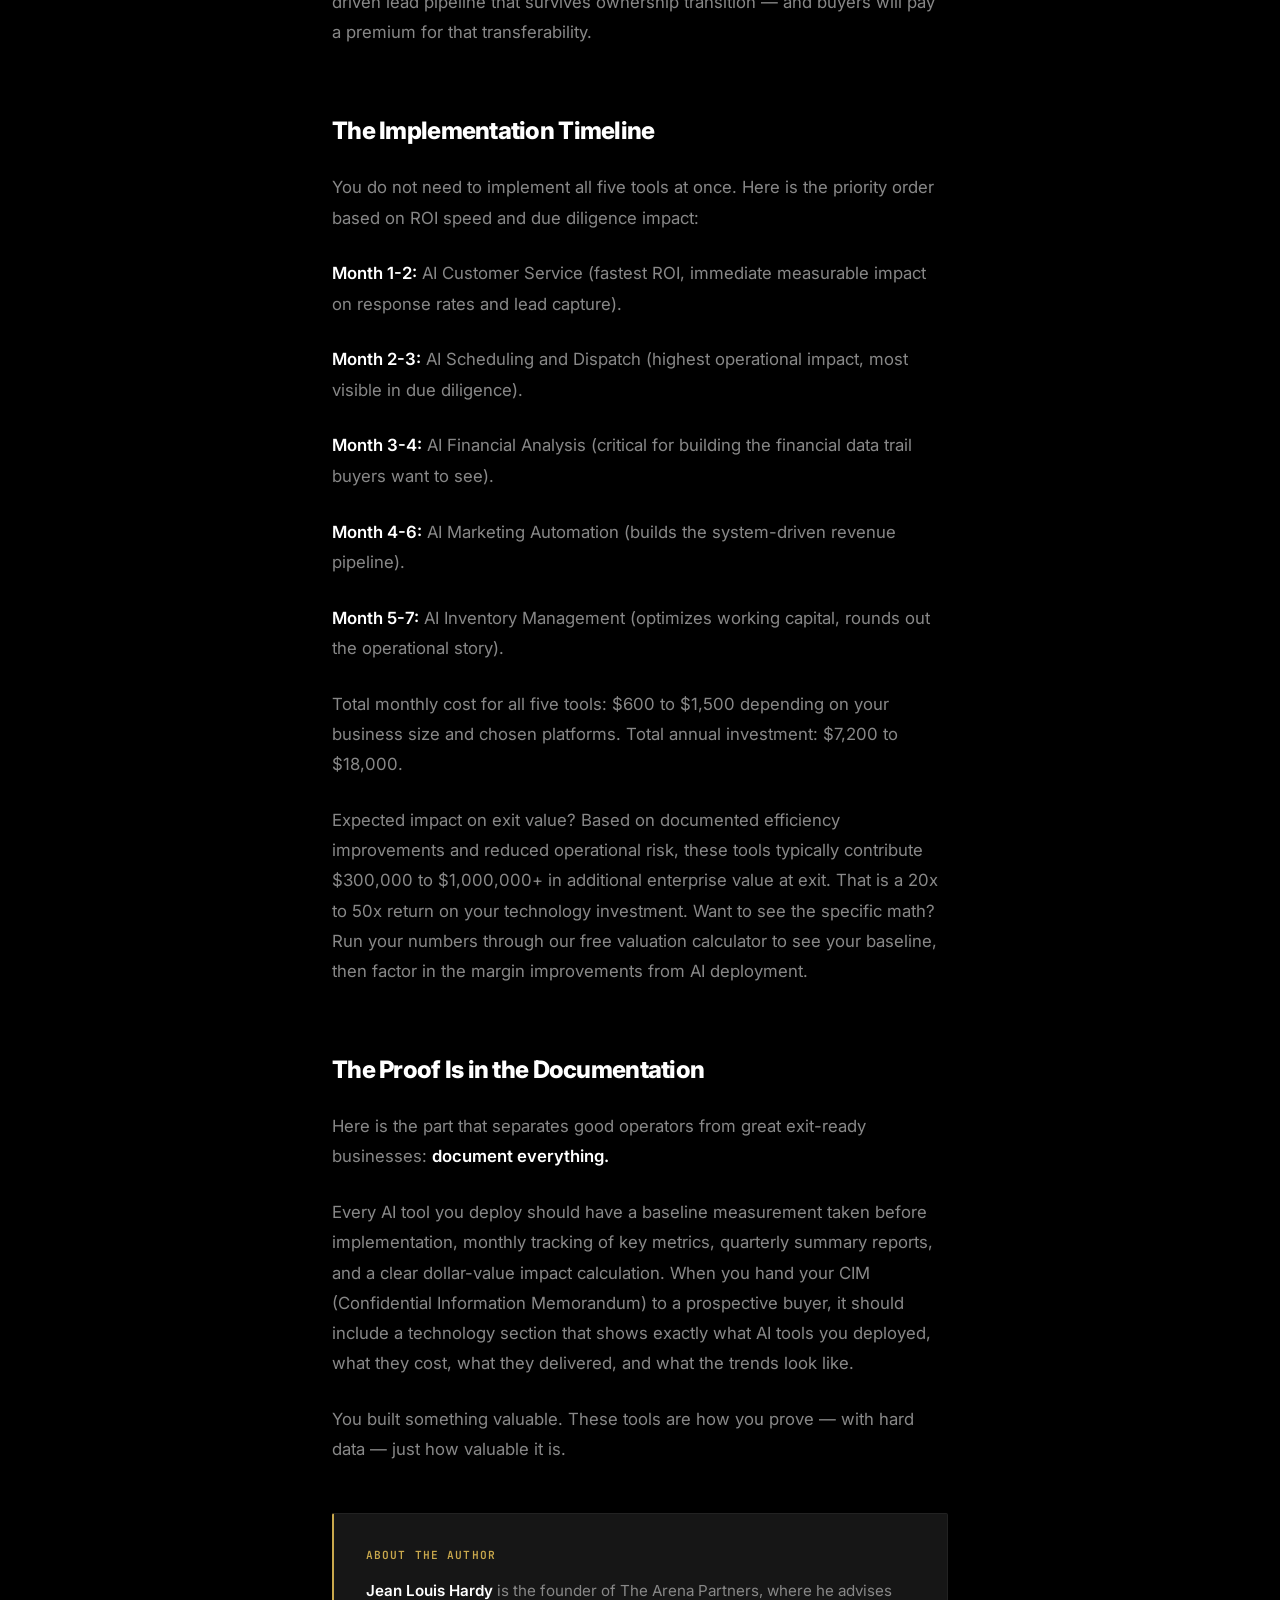
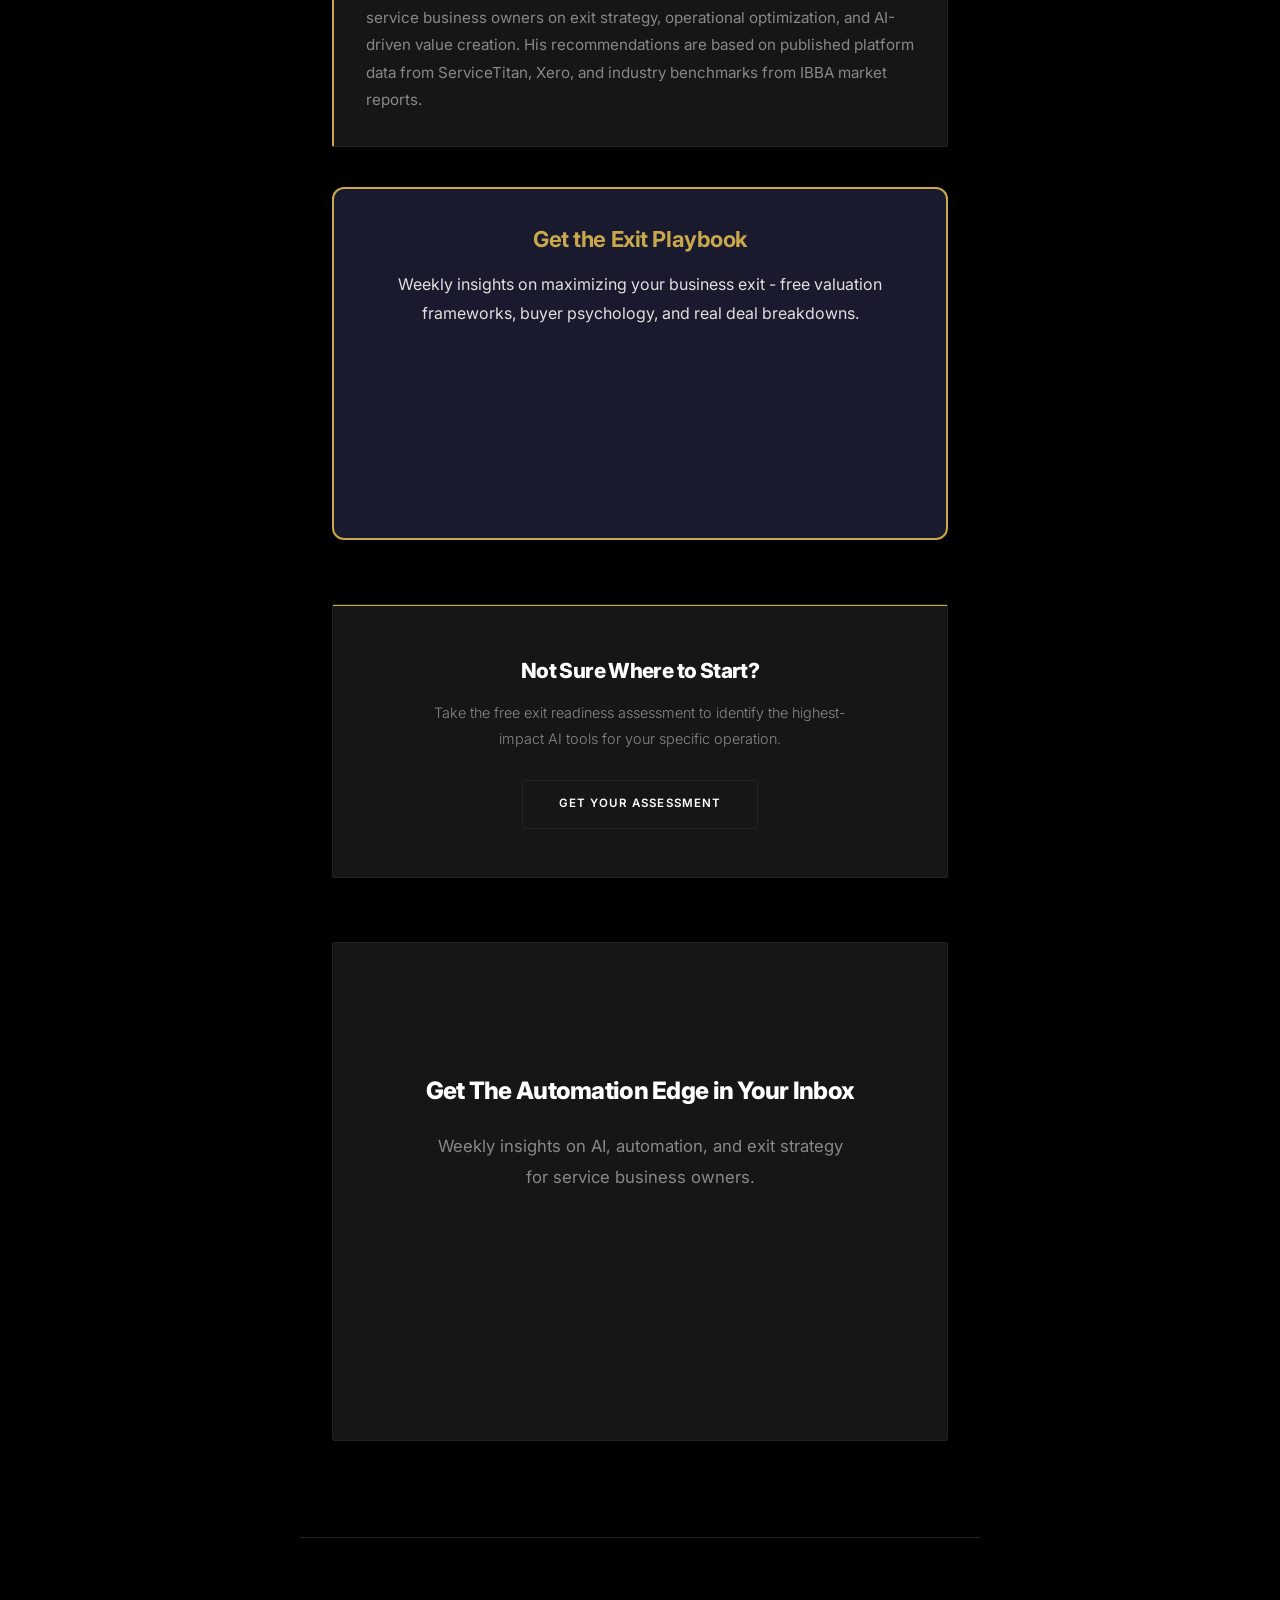
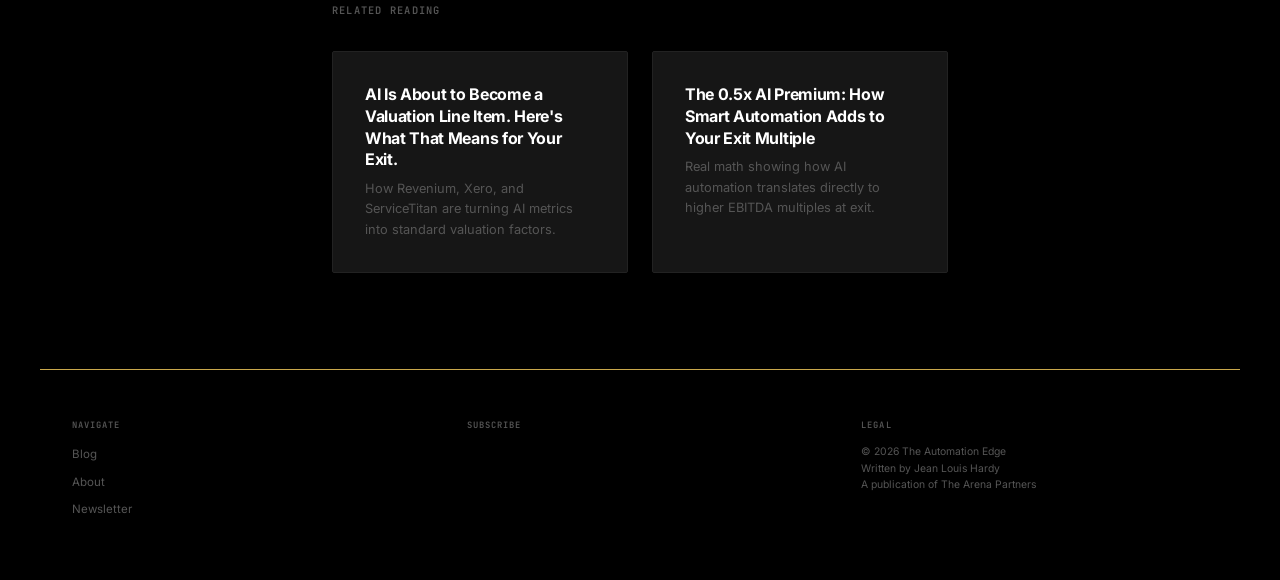
<file: five-ai-tools-before-selling.html>
<!DOCTYPE html>
<html lang="en">
<head>
  <meta charset="UTF-8">
  <meta http-equiv="Cache-Control" content="no-cache, no-store, must-revalidate">
  <meta http-equiv="Pragma" content="no-cache">
  <meta name="viewport" content="width=device-width, initial-scale=1.0">
  <title>5 AI Tools Every Service Business Should Implement Before Selling — The Automation Edge</title>
  <meta name="description" content="A practical guide to the five AI implementations that reduce operational risk, improve margins, and show up as value drivers in due diligence. Specific tools, costs, and ROI metrics.">
  <meta name="author" content="Jean Louis Hardy">
  <meta name="keywords" content="AI tools service business, sell service business, AI scheduling, AI customer service, exit strategy, due diligence AI">
  <link rel="canonical" href="https://vivianashford.github.io/automation-edge/five-ai-tools-before-selling.html">

  <!-- Open Graph -->
  <meta property="og:type" content="article">
  <meta property="og:title" content="5 AI Tools Every Service Business Should Implement Before Selling">
  <meta property="og:description" content="Practical guide to AI tools that show up in due diligence and make buyers pay premium prices for service businesses.">
  <meta property="og:url" content="https://vivianashford.github.io/automation-edge/five-ai-tools-before-selling.html">
  <meta property="og:site_name" content="The Automation Edge">
  <meta property="article:published_time" content="2026-03-27">
  <meta property="article:author" content="Jean Louis Hardy">

  <!-- Twitter -->
  <meta name="twitter:card" content="summary_large_image">
  <meta name="twitter:title" content="5 AI Tools Every Service Business Should Implement Before Selling">
  <meta name="twitter:description" content="Practical guide to AI tools that drive higher exit multiples for service businesses.">

  <link rel="preconnect" href="https://fonts.googleapis.com">
  <link rel="preconnect" href="https://fonts.gstatic.com" crossorigin>
  <link href="https://fonts.googleapis.com/css2?family=Inter:wght@300;400;500;600;700;800;900&family=JetBrains+Mono:wght@400;500;600;700&display=swap" rel="stylesheet">
  <link rel="stylesheet" href="style.css?v=7">

  <!-- Google Analytics -->
  <script async src="https://www.googletagmanager.com/gtag/js?id=G-SDMM90P63D"></script>
  <script>
    window.dataLayer = window.dataLayer || [];
    function gtag(){dataLayer.push(arguments);}
    gtag('js', new Date());
    gtag('config', 'G-SDMM90P63D');
  </script>

  <!-- Schema.org Article -->
  <script type="application/ld+json">
  {
    "@context": "https://schema.org",
    "@type": "Article",
    "headline": "5 AI Tools Every Service Business Should Implement Before Selling",
    "author": {
      "@type": "Person",
      "name": "Jean Louis Hardy",
      "url": "https://vivianashford.github.io/automation-edge/about.html",
      "jobTitle": "AI & Automation Strategist",
      "sameAs": ["https://www.linkedin.com/in/jeanlouishardy/"]
    },
    "datePublished": "2026-03-27",
    "dateModified": "2026-03-28",
    "publisher": {
      "@type": "Organization",
      "name": "The Automation Edge",
      "url": "https://vivianashford.github.io/automation-edge/"
    },
    "description": "A practical guide to the five AI implementations that reduce operational risk, improve margins, and show up as value drivers in due diligence.",
    "mainEntityOfPage": { "@type": "WebPage", "@id": "https://vivianashford.github.io/automation-edge/five-ai-tools-before-selling.html" }
  }
  </script>
  <script type="application/ld+json">
  {
    "@context": "https://schema.org",
    "@type": "BreadcrumbList",
    "itemListElement": [
      {
        "@type": "ListItem",
        "position": 1,
        "name": "The Automation Edge",
        "item": "https://vivianashford.github.io/automation-edge/"
      },
      {
        "@type": "ListItem",
        "position": 2,
        "name": "5 AI Tools Every Service Business Should Implement Before Selling",
        "item": "https://vivianashford.github.io/automation-edge/five-ai-tools-before-selling.html"
      }
    ]
  }
  </script>
</head>
<body>

  <!-- Scroll Progress Bar -->
  <div class="scroll-progress" id="scrollProgress"></div>

  <!-- Vertical Article Progress -->
  <div class="article-progress">
    <div class="article-progress-fill" id="articleProgress"></div>
  </div>

  <!-- Navigation -->
  <nav class="site-nav" id="siteNav">
    <div class="nav-inner">
      <a href="index.html" class="nav-brand">The Automation <span>Edge</span></a>
      <button class="nav-toggle" onclick="document.querySelector('.nav-links').classList.toggle('open')" aria-label="Toggle menu">&#9776;</button>
      <ul class="nav-links">
        <li><a href="index.html">Blog</a></li>
        <li><a href="about.html">About</a></li>
        <li><a href="https://thearenapartners.substack.com" target="_blank" rel="noopener">Newsletter</a></li>
      </ul>
    </div>
  </nav>

  <!-- Article Header -->
  <header class="article-header">
    <span class="post-tag">Playbook</span>
    <h1>5 AI Tools Every Service Business Should Implement Before Selling</h1>
    <div class="article-meta">
      <span class="author">Jean Louis Hardy</span>
      <span class="separator">|</span>
      <span>2026.03.27</span>
      <span class="separator">|</span>
      <span>10 min read</span>
    </div>
  </header>

  <!-- Article Body -->
  <article class="article-body">

    <p>You have spent 15, 20, maybe 30 years building your service business. You know your customers. You know your team. You know the rhythms of the work. And when it comes time to sell, every detail of how your operation runs will be examined under a microscope.</p>

    <p>That microscope has gotten sharper. Buyers in 2026 are not just looking at revenue and EBITDA. They are evaluating your operational infrastructure — specifically, whether your business runs on scalable systems or on tribal knowledge that walks out the door when you do.</p>

    <p>AI tools are the clearest signal a buyer can get that your business is built to scale without you. And unlike a major renovation or a fleet upgrade, most AI implementations cost relatively little, deliver measurable ROI within 90 days, and create the kind of data trail that makes due diligence go smoothly. Understanding <a href="https://thearenapartners.com/blog/what-buyers-look-for-when-buying-a-business.html" target="_blank" rel="noopener">what buyers actually look for</a> when evaluating a service business makes the case for AI even clearer.</p>

    <p>Here are the five AI tools that matter most — what they do, what they cost, how to measure their impact, and how they show up when a buyer's team starts digging in.</p>

    <h2>1. AI Scheduling and Dispatch Optimization</h2>

    <p><strong>What it does:</strong> AI scheduling replaces manual dispatch with algorithmic route optimization, technician-job matching, and real-time schedule adjustments. Instead of a dispatcher building routes based on experience and guesswork, the system considers traffic patterns, technician skills, parts availability, job duration estimates, and geographic clustering to build optimal schedules.</p>

<div style="background:#0d1117;border-left:4px solid #c9a84c;padding:16px 20px;margin:24px 0;border-radius:0 8px 8px 0;">
  <p style="color:#c9a84c;font-weight:600;margin:0;font-size:16px;">→ <a href="https://thearenapartners.com/assessment.html" style="color:#c9a84c;text-decoration:underline;">Take the free Exit Readiness Assessment</a></p>
</div>


    <p>The measurable outcome is fewer truck rolls. A truck roll — sending a technician to a job site — is the single most expensive operational unit in a service business. Every unnecessary trip costs fuel, labor hours, vehicle wear, and opportunity cost (the technician could have been on a revenue-generating call). AI scheduling reduces wasted trips by matching the right technician with the right job on the first visit and optimizing routes to minimize windshield time.</p>

    <div class="tool-card">
      <h3>Recommended Platforms</h3>
      <p><strong>ServiceTitan</strong> — The market leader for residential and commercial service businesses. Their AI-powered dispatch has been shown to reduce truck rolls by 15 to 22 percent across early adopters. Pricing starts around $245/month per technician for their core platform, with AI features included in Pro and Enterprise tiers.</p>
      <p><strong>Housecall Pro</strong> — Strong option for smaller operations (under 30 technicians). AI routing and smart scheduling included in their XL plan at $169/month. Clean interface, faster implementation timeline.</p>
      <p><strong>FieldEdge</strong> — Particularly strong for HVAC and plumbing operations. Their AI dispatch feature integrates with QuickBooks. Pricing typically runs $100-200/month per user.</p>
      <div class="tool-details">
        <div class="tool-detail">
          <span class="label">Typical Cost</span>
          <span class="value">$150–$300/mo per tech</span>
        </div>
        <div class="tool-detail">
          <span class="label">ROI Timeline</span>
          <span class="value">60–90 days</span>
        </div>
        <div class="tool-detail">
          <span class="label">Key Metric</span>
          <span class="value">Truck roll reduction %</span>
        </div>
        <div class="tool-detail">
          <span class="label">Due Diligence Signal</span>
          <span class="value">Scalable operations</span>
        </div>
      </div>
    </div>

    <p><strong>How to measure ROI:</strong> Track three numbers before and after implementation. First, average jobs completed per technician per day. Second, average drive time between jobs. Third, first-time fix rate (percentage of jobs resolved on the first visit). A well-implemented AI scheduling system should improve all three within 90 days.</p>

    <p><strong>How it shows up in due diligence:</strong> Buyers see technician utilization rates above industry average and a documented trend of improvement. This signals that the business can handle growth without proportionally increasing headcount — a powerful lever for post-acquisition value creation.</p>

    <h2>2. AI Customer Service and Communication</h2>

    <p><strong>What it does:</strong> AI customer service handles the 68 percent of customer interactions that happen outside your business hours. When a homeowner's water heater fails at 10 PM on a Saturday, they are not waiting until Monday to call someone. They are calling the first company that answers. If your business responds in 2 minutes via AI while your competitor's phone goes to voicemail, you win that job.</p>

    <p>Modern AI customer service platforms go beyond simple chatbots. They can understand the nature of the service request, assess urgency, provide accurate scheduling windows, answer common questions about pricing and services, collect customer information, and even initiate emergency dispatch protocols for critical situations.</p>

    <div class="tool-card">
      <h3>Recommended Platforms</h3>
      <p><strong>Podium</strong> — Combines AI-powered messaging with review management. Their AI assistant handles text-based customer inquiries, books appointments, and triggers review requests post-service. Used by over 100,000 local businesses. Pricing starts at $399/month.</p>
      <p><strong>Birdeye</strong> — AI customer engagement platform with automated responses, review management, and customer sentiment analysis. Particularly strong analytics dashboard that generates the kind of reports buyers want to see. Plans start at $299/month.</p>
      <p><strong>Smith.ai</strong> — AI-powered virtual receptionist that answers calls, qualifies leads, books appointments, and handles after-hours inquiries. Their AI learns your specific business context over time. Pricing from $292.50/month for 30 calls.</p>
      <div class="tool-details">
        <div class="tool-detail">
          <span class="label">Typical Cost</span>
          <span class="value">$300–$500/mo</span>
        </div>
        <div class="tool-detail">
          <span class="label">ROI Timeline</span>
          <span class="value">30–60 days</span>
        </div>
        <div class="tool-detail">
          <span class="label">Key Metric</span>
          <span class="value">After-hours response rate</span>
        </div>
        <div class="tool-detail">
          <span class="label">Due Diligence Signal</span>
          <span class="value">Reduced customer churn risk</span>
        </div>
      </div>
    </div>

    <p><strong>How to measure ROI:</strong> Track leads captured outside business hours (these are leads you were previously losing), customer response time (average time from inquiry to first response), and conversion rate on AI-handled interactions versus voicemail callbacks. Also track your Google review volume and average rating — AI follow-up messaging typically increases review generation by 200 to 300 percent.</p>

    <p><strong>How it shows up in due diligence:</strong> Buyers evaluate customer acquisition cost and customer retention. A business that can show 94 percent after-hours response rates and a 3x increase in positive reviews demonstrates a customer experience moat that does not depend on the owner being available 24/7. That is a business that transfers cleanly.</p>

    <h2>3. AI Financial Analysis and Reporting</h2>

    <p><strong>What it does:</strong> AI financial analysis transforms your accounting data from a historical record into a forward-looking management tool. Instead of reviewing last quarter's P&L and reacting to problems that already happened, AI-powered financial tools identify trends, flag anomalies, predict cash flow issues, and generate insights in real time.</p>

    <p>The Xero and Anthropic partnership has brought this capability to the small business market at scale. Xero's AI features now include financial health scoring (an overall assessment of your business's financial position), anomaly detection (automatically flagging unusual transactions or spending patterns), cash flow forecasting (predicting gaps before they become crises), and natural-language financial summaries that translate complex data into plain English.</p>

    <div class="tool-card">
      <h3>Recommended Platforms</h3>
      <p><strong>Xero</strong> — Cloud accounting with AI-powered insights built on their Anthropic partnership. Financial health scores, anomaly detection, and predictive cash flow. Used by 4.2 million subscribers globally. Business plan starts at $52/month. AI features included in all plans.</p>
      <p><strong>QuickBooks Online Advanced</strong> — Intuit's AI features include automated categorization, custom financial reports, and predictive insights. Their Business Performance Dashboard provides the kind of visual reporting that impresses during due diligence. $235/month.</p>
      <p><strong>Fathom</strong> — Financial analysis and reporting tool that integrates with both Xero and QuickBooks. AI-powered KPI tracking, benchmarking, and presentation-quality financial reports. Designed for management reporting and M&A preparation. From $49/month.</p>
      <div class="tool-details">
        <div class="tool-detail">
          <span class="label">Typical Cost</span>
          <span class="value">$50–$250/mo</span>
        </div>
        <div class="tool-detail">
          <span class="label">ROI Timeline</span>
          <span class="value">90–120 days</span>
        </div>
        <div class="tool-detail">
          <span class="label">Key Metric</span>
          <span class="value">Financial visibility score</span>
        </div>
        <div class="tool-detail">
          <span class="label">Due Diligence Signal</span>
          <span class="value">Financial sophistication</span>
        </div>
      </div>
    </div>

    <p><strong>How to measure ROI:</strong> The direct ROI of AI financial analysis is harder to quantify than scheduling or customer service, but the indirect impact is substantial. Track the number of financial anomalies caught early (before they became problems), the accuracy of cash flow predictions versus actual results, and the time saved on financial reporting and analysis. The biggest ROI often comes from identifying margin leakage — jobs that are priced below profitability thresholds — which AI financial tools can flag automatically.</p>

    <p><strong>How it shows up in due diligence:</strong> This is the most powerful tool on this list from a due diligence perspective. When a buyer's QoE team can pull 18 months of AI-generated financial health scores, trend analyses, and predictive accuracy data, it dramatically reduces the uncertainty in their valuation model. Clean, AI-analyzed financials signal a business that knows its numbers — and a seller who has nothing to hide.</p>

    <h2>4. AI Inventory and Parts Management</h2>

    <p><strong>What it does:</strong> AI inventory management predicts parts demand based on seasonal patterns, historical usage, job types in the pipeline, and even weather forecasts. For service businesses that carry inventory — HVAC companies stocking compressors and coils, plumbing operations carrying water heaters and fittings, electrical contractors managing panels and wiring — parts management is a massive hidden cost center.</p>

    <p>Overstocking ties up working capital. Understocking delays jobs, frustrates customers, and kills first-time fix rates. The average service business carries 15 to 25 percent more inventory than necessary because manual ordering is based on gut feel rather than data. AI fixes that.</p>

    <div class="tool-card">
      <h3>Recommended Platforms</h3>
      <p><strong>ServiceTitan Inventory Management</strong> — If you are already on ServiceTitan, their inventory module includes AI-powered reorder predictions and usage analytics. Tracks parts across warehouses and trucks. Included in higher-tier plans.</p>
      <p><strong>SOS Inventory</strong> — Cloud-based inventory management with AI demand forecasting. Integrates with QuickBooks and major service platforms. Particularly good for multi-location operations. From $79.95/month.</p>
      <p><strong>Sortly</strong> — Simpler AI-powered inventory tracking with barcode scanning, low-stock alerts, and usage trend analysis. Good for smaller operations starting to systematize. From $49/month.</p>
      <div class="tool-details">
        <div class="tool-detail">
          <span class="label">Typical Cost</span>
          <span class="value">$50–$200/mo</span>
        </div>
        <div class="tool-detail">
          <span class="label">ROI Timeline</span>
          <span class="value">90–180 days</span>
        </div>
        <div class="tool-detail">
          <span class="label">Key Metric</span>
          <span class="value">Inventory carrying cost ↓</span>
        </div>
        <div class="tool-detail">
          <span class="label">Due Diligence Signal</span>
          <span class="value">Working capital efficiency</span>
        </div>
      </div>
    </div>

    <p><strong>How to measure ROI:</strong> Track inventory carrying cost as a percentage of revenue (target: reduce by 15-25%), stockout frequency (jobs delayed due to missing parts), and inventory turnover rate. Also measure the working capital freed up by reducing excess inventory — that cash was essentially trapped on shelves, and AI liberates it.</p>

    <p><strong>How it shows up in due diligence:</strong> Working capital analysis is a standard component of every QoE report. A business that can show AI-optimized inventory with documented reductions in carrying cost and improved turnover demonstrates operational discipline that directly impacts the transaction. Lower working capital requirements mean the buyer needs less capital at close — which often translates to a higher purchase price.</p>

    <h2>5. AI Marketing Automation</h2>

    <p><strong>What it does:</strong> AI marketing automation handles the repetitive, data-intensive work of keeping your brand in front of customers and generating new leads. This includes automated email sequences triggered by customer behavior, AI-generated content for seasonal campaigns, predictive lead scoring (identifying which prospects are most likely to convert), and automated social media scheduling.</p>

    <p>For service businesses, the most impactful application is automated reactivation of dormant customers. The average service business has thousands of past customers who have not been contacted in over a year. AI marketing platforms can identify these customers, segment them by service history and predicted needs, and send personalized outreach that brings them back into your pipeline.</p>

    <div class="tool-card">
      <h3>Recommended Platforms</h3>
      <p><strong>Jobber</strong> — Field service management platform with strong AI marketing automation. Automated follow-ups, quote reminders, and customer win-back campaigns. Integrates with Mailchimp for broader email marketing. Core plan from $39/month, with marketing features in higher tiers.</p>
      <p><strong>GoHighLevel</strong> — All-in-one marketing platform increasingly adopted by service businesses. AI-powered lead nurturing, automated SMS/email sequences, reputation management, and pipeline tracking. White-label capability. From $97/month.</p>
      <p><strong>Mailchimp</strong> — Now includes AI-powered send time optimization, content suggestions, predictive demographics, and customer journey automation. The Standard plan at $20/month covers most service business marketing needs.</p>
      <div class="tool-details">
        <div class="tool-detail">
          <span class="label">Typical Cost</span>
          <span class="value">$40–$300/mo</span>
        </div>
        <div class="tool-detail">
          <span class="label">ROI Timeline</span>
          <span class="value">60–90 days</span>
        </div>
        <div class="tool-detail">
          <span class="label">Key Metric</span>
          <span class="value">Customer reactivation rate</span>
        </div>
        <div class="tool-detail">
          <span class="label">Due Diligence Signal</span>
          <span class="value">Predictable lead generation</span>
        </div>
      </div>
    </div>

    <p><strong>How to measure ROI:</strong> Track leads generated from automated campaigns, dormant customer reactivation rate (customers who return after AI outreach), and customer acquisition cost (CAC) compared to pre-AI marketing spend. The best metric for due diligence purposes is lead predictability — can you show a consistent, month-over-month lead flow that does not depend on the owner's personal network or referral relationships?</p>

    <p><strong>How it shows up in due diligence:</strong> Revenue quality is the first thing a buyer's team evaluates. Revenue that comes from documented, repeatable marketing systems is worth more than revenue that comes from the owner's personal relationships and word of mouth. AI marketing automation creates a system-driven lead pipeline that survives ownership transition — and buyers will pay a premium for that transferability.</p>

    <h2>The Implementation Timeline</h2>

    <p>You do not need to implement all five tools at once. Here is the priority order based on ROI speed and due diligence impact:</p>

    <p><strong>Month 1-2:</strong> AI Customer Service (fastest ROI, immediate measurable impact on response rates and lead capture).</p>

    <p><strong>Month 2-3:</strong> AI Scheduling and Dispatch (highest operational impact, most visible in due diligence).</p>

    <p><strong>Month 3-4:</strong> AI Financial Analysis (critical for building the financial data trail buyers want to see).</p>

    <p><strong>Month 4-6:</strong> AI Marketing Automation (builds the system-driven revenue pipeline).</p>

    <p><strong>Month 5-7:</strong> AI Inventory Management (optimizes working capital, rounds out the operational story).</p>

    <p>Total monthly cost for all five tools: $600 to $1,500 depending on your business size and chosen platforms. Total annual investment: $7,200 to $18,000.</p>

    <p>Expected impact on exit value? Based on documented efficiency improvements and reduced operational risk, these tools typically contribute $300,000 to $1,000,000+ in additional enterprise value at exit. That is a 20x to 50x return on your technology investment. Want to see the specific math? <a href="https://thearenapartners.com/calculator.html" target="_blank" rel="noopener">Run your numbers through our free valuation calculator</a> to see your baseline, then factor in the margin improvements from AI deployment.</p>

    <h2>The Proof Is in the Documentation</h2>

    <p>Here is the part that separates good operators from great exit-ready businesses: <strong>document everything.</strong></p>

    <p>Every AI tool you deploy should have a baseline measurement taken before implementation, monthly tracking of key metrics, quarterly summary reports, and a clear dollar-value impact calculation. When you hand your CIM (Confidential Information Memorandum) to a prospective buyer, it should include a technology section that shows exactly what AI tools you deployed, what they cost, what they delivered, and what the trends look like.</p>

    <p>You built something valuable. These tools are how you prove — with hard data — just how valuable it is.</p>

    <!-- E-E-A-T Author Section -->
    <div class="callout" style="margin-top: 3rem;">
      <h4>About the Author</h4>
      <p><strong>Jean Louis Hardy</strong> is the founder of <a href="https://thearenapartners.com" target="_blank" rel="noopener">The Arena Partners</a>, where he advises service business owners on exit strategy, operational optimization, and AI-driven value creation. His recommendations are based on published platform data from ServiceTitan, Xero, and industry benchmarks from IBBA market reports.</p>
    </div>

    <!-- CTA -->
<div style="background:#1a1a2e;border:2px solid #c9a84c;border-radius:12px;padding:32px;margin:40px 0;text-align:center;">
  <h3 style="color:#c9a84c;font-size:22px;margin:0 0 12px;">Get the Exit Playbook</h3>
  <p style="color:#e0e0e0;font-size:16px;margin:0 0 20px;">Weekly insights on maximizing your business exit - free valuation frameworks, buyer psychology, and real deal breakdowns.</p>
  <iframe src="https://thearenapartners.substack.com/embed" width="100%" height="150" style="border:none;background:transparent;max-width:480px;" frameborder="0" scrolling="no"></iframe>
</div>

    <div class="article-cta">
      <h3>Not Sure Where to Start?</h3>
      <p>Take the free <a href="https://thearenapartners.com/assessment.html" target="_blank" rel="noopener">exit readiness assessment</a> to identify the highest-impact AI tools for your specific operation.</p>
      <a href="https://thearenapartners.com/assessment.html" class="btn" target="_blank" rel="noopener">Get Your Assessment</a>
    </div>

    <div class="newsletter-section">
      <h2>Get The Automation Edge in Your Inbox</h2>
      <p>Weekly insights on AI, automation, and exit strategy for service business owners.</p>
      <iframe src="https://thearenapartners.substack.com/embed" width="480" height="150" style="background: transparent;" frameborder="0" scrolling="no"></iframe>
    </div>

  </article>

  <!-- Related Posts -->
  <section class="related-posts">
    <h2>Related Reading</h2>
    <div class="related-grid">
      <div class="related-card">
        <h4><a href="ai-valuation-line-item.html">AI Is About to Become a Valuation Line Item. Here's What That Means for Your Exit.</a></h4>
        <p>How Revenium, Xero, and ServiceTitan are turning AI metrics into standard valuation factors.</p>
      </div>
      <div class="related-card">
        <h4><a href="the-05x-ai-premium.html">The 0.5x AI Premium: How Smart Automation Adds to Your Exit Multiple</a></h4>
        <p>Real math showing how AI automation translates directly to higher EBITDA multiples at exit.</p>
      </div>
    </div>
  </section>

  <!-- Footer -->
  <footer class="site-footer">
    <div class="footer-inner">
      <div class="footer-col">
        <div class="footer-col-label">Navigate</div>
        <ul class="footer-links">
          <li><a href="index.html">Blog</a></li>
          <li><a href="about.html">About</a></li>
          <li><a href="https://thearenapartners.substack.com" target="_blank" rel="noopener">Newsletter</a></li>
        </ul>
      </div>
      <div class="footer-col">
        <div class="footer-col-label">Subscribe</div>
        <div class="footer-newsletter">
          <iframe src="https://thearenapartners.substack.com/embed" width="300" height="80" style="background: transparent;" frameborder="0" scrolling="no"></iframe>
        </div>
      </div>
      <div class="footer-col footer-legal">
        <div class="footer-col-label">Legal</div>
        <p>&copy; 2026 The Automation Edge</p>
        <p>Written by Jean Louis Hardy</p>
        <p>A publication of The Arena Partners</p>
      </div>
    </div>
  </footer>

  <script>
    const progressBar = document.getElementById('scrollProgress');
    const articleProgress = document.getElementById('articleProgress');
    window.addEventListener('scroll', () => {
      const scrollTop = document.documentElement.scrollTop || document.body.scrollTop;
      const scrollHeight = document.documentElement.scrollHeight - document.documentElement.clientHeight;
      const pct = (scrollTop / scrollHeight) * 100;
      progressBar.style.width = pct + '%';
      if (articleProgress) articleProgress.style.height = pct + '%';
    });

    let lastScrollY = 0;
    const nav = document.getElementById('siteNav');
    window.addEventListener('scroll', () => {
      const currentScrollY = window.scrollY;
      if (currentScrollY > lastScrollY && currentScrollY > 100) {
        nav.classList.add('nav-hidden');
      } else {
        nav.classList.remove('nav-hidden');
      }
      lastScrollY = currentScrollY;
    });

    const revealEls = document.querySelectorAll('.callout, .math-box, .tool-card, .article-cta, .related-card, .newsletter-section');
    revealEls.forEach(el => el.classList.add('reveal'));
    const obs = new IntersectionObserver((entries) => {
      entries.forEach(e => { if (e.isIntersecting) { e.target.classList.add('revealed'); obs.unobserve(e.target); } });
    }, { threshold: 0.1, rootMargin: '0px 0px -40px 0px' });
    revealEls.forEach(el => obs.observe(el));
  </script>

</body>
</html>
</file>
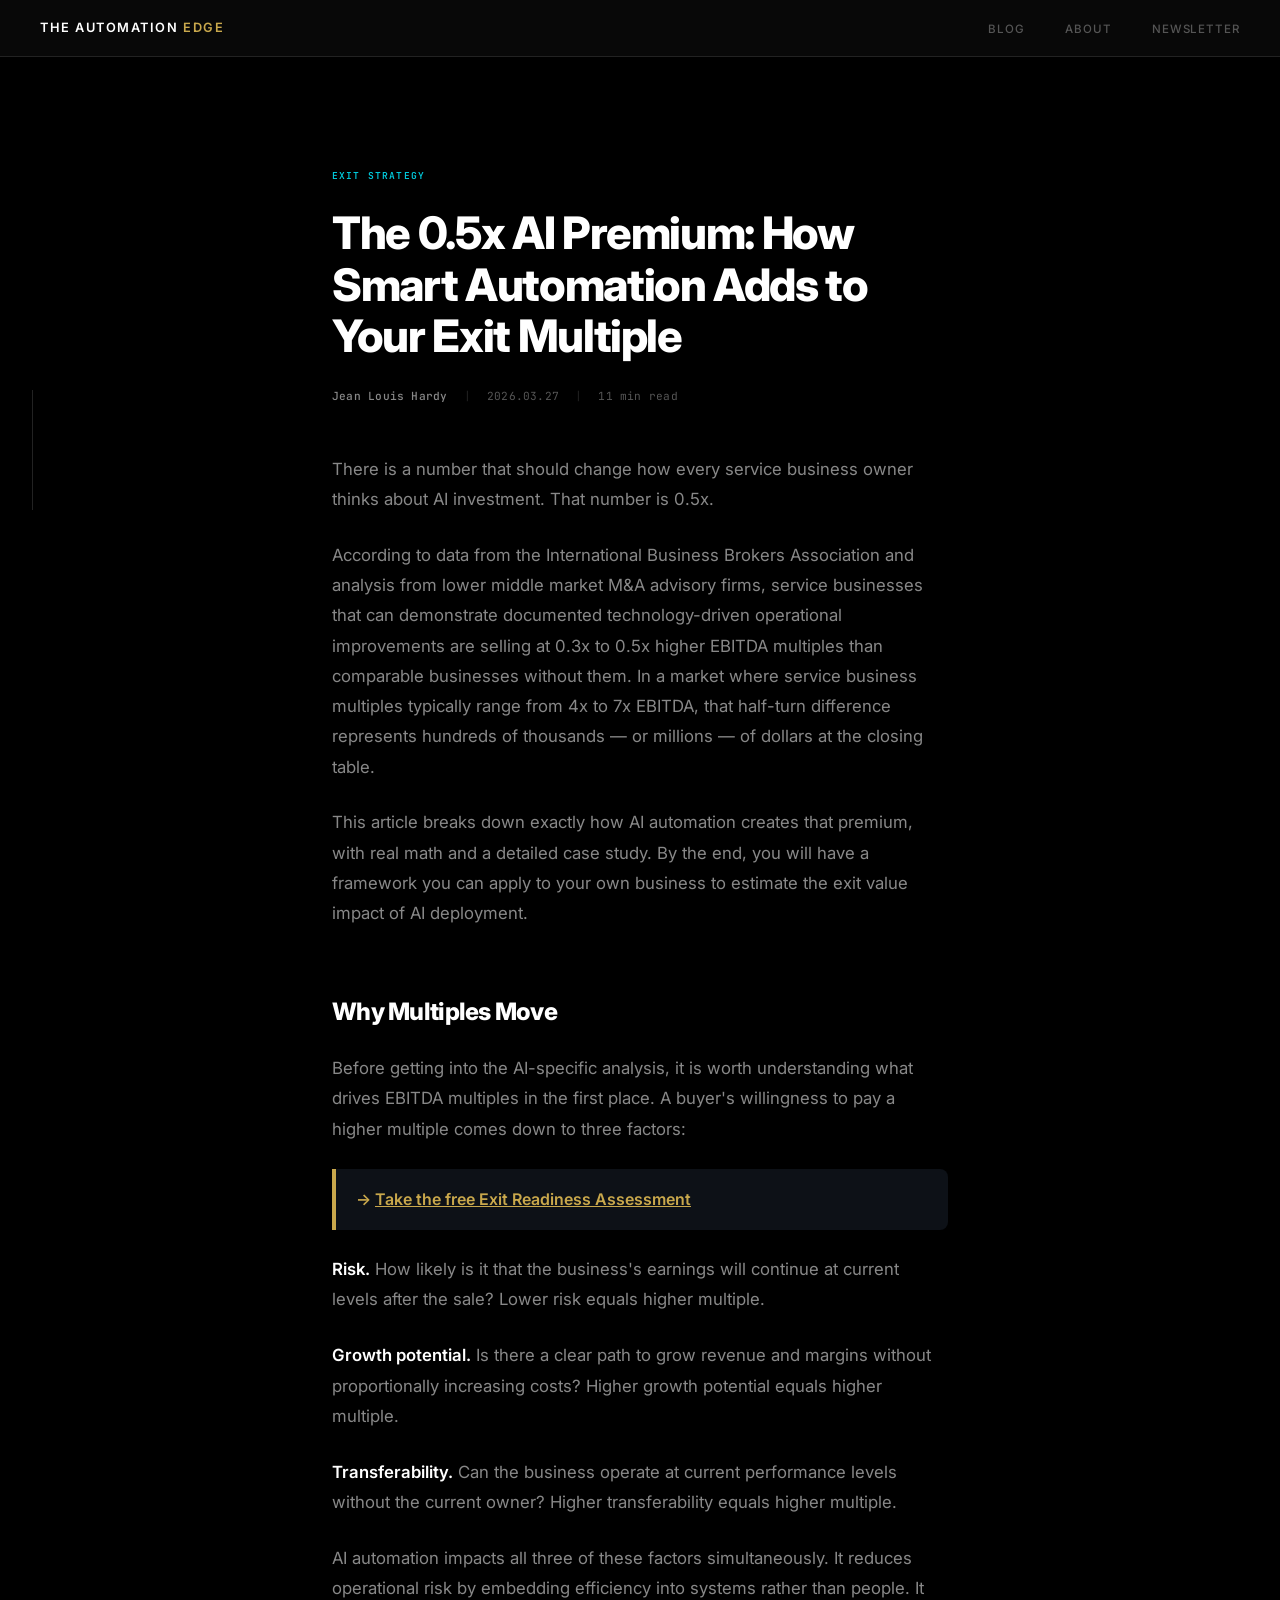
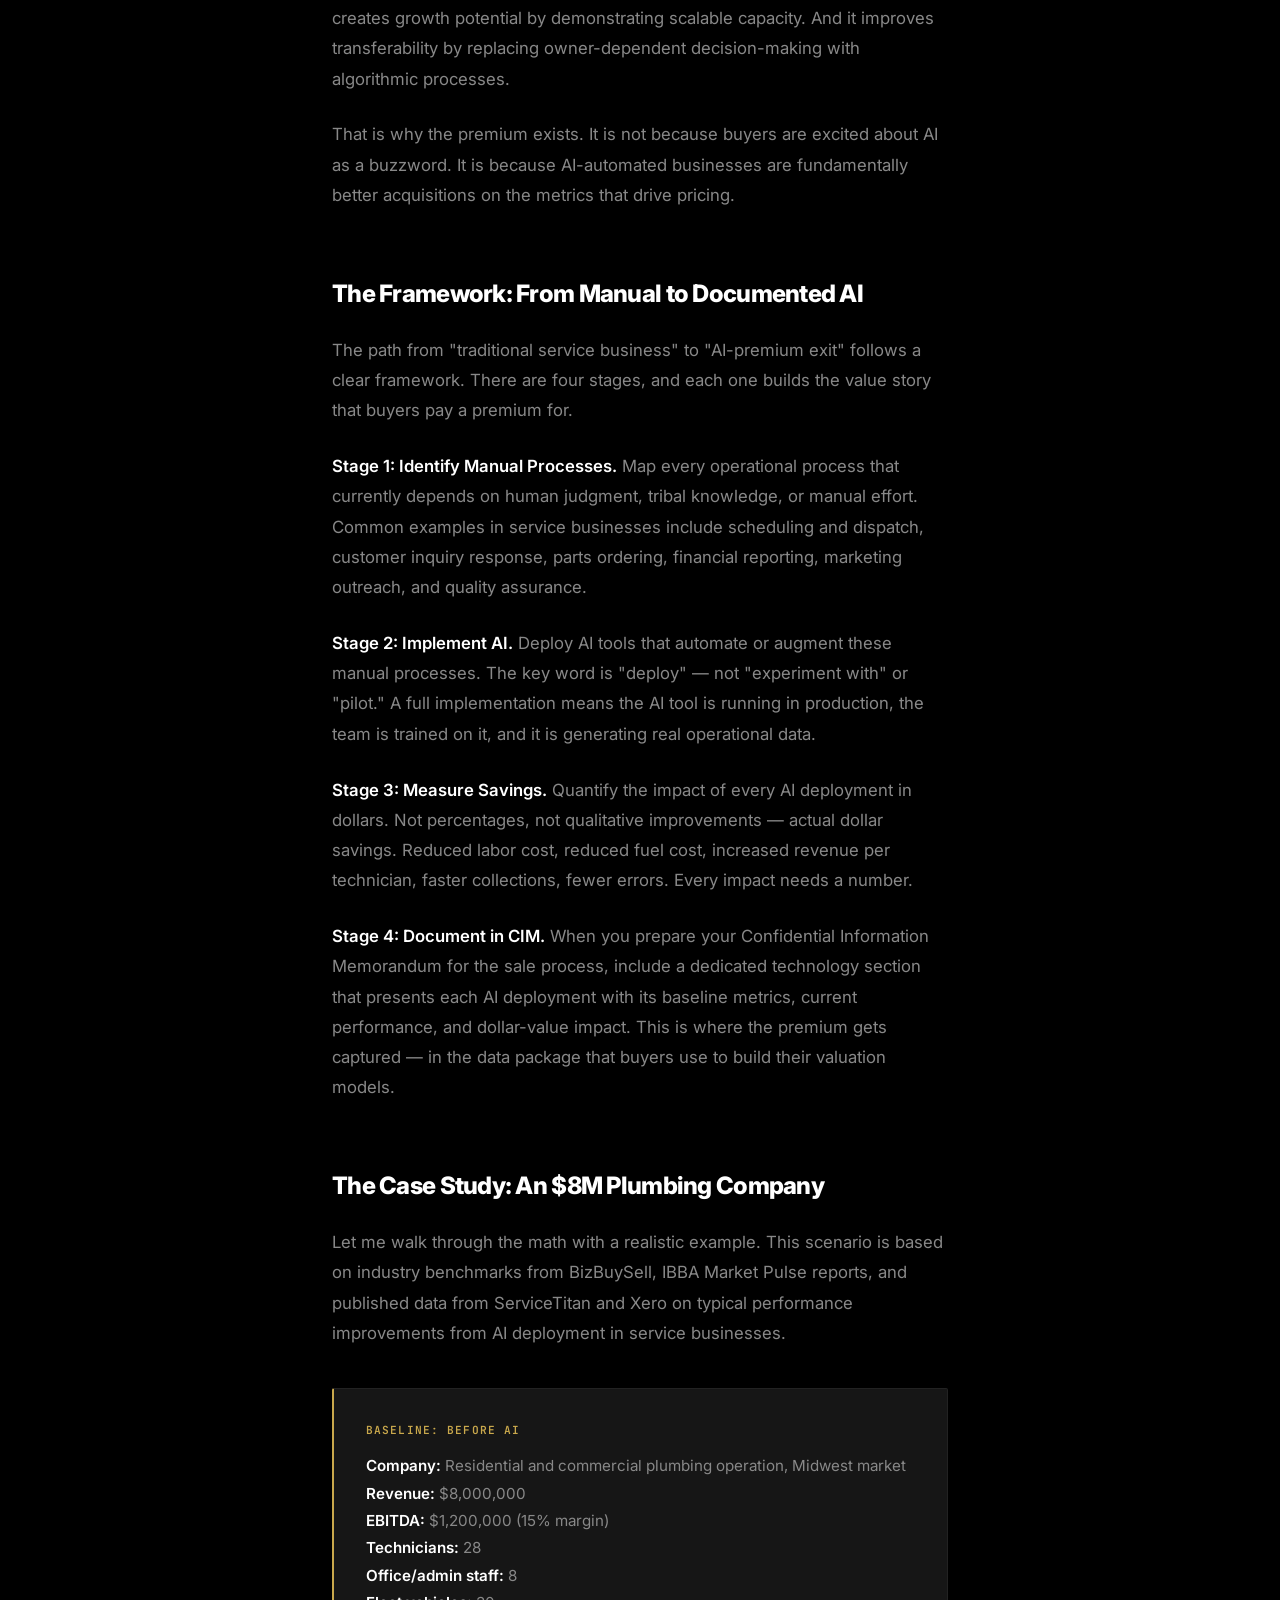
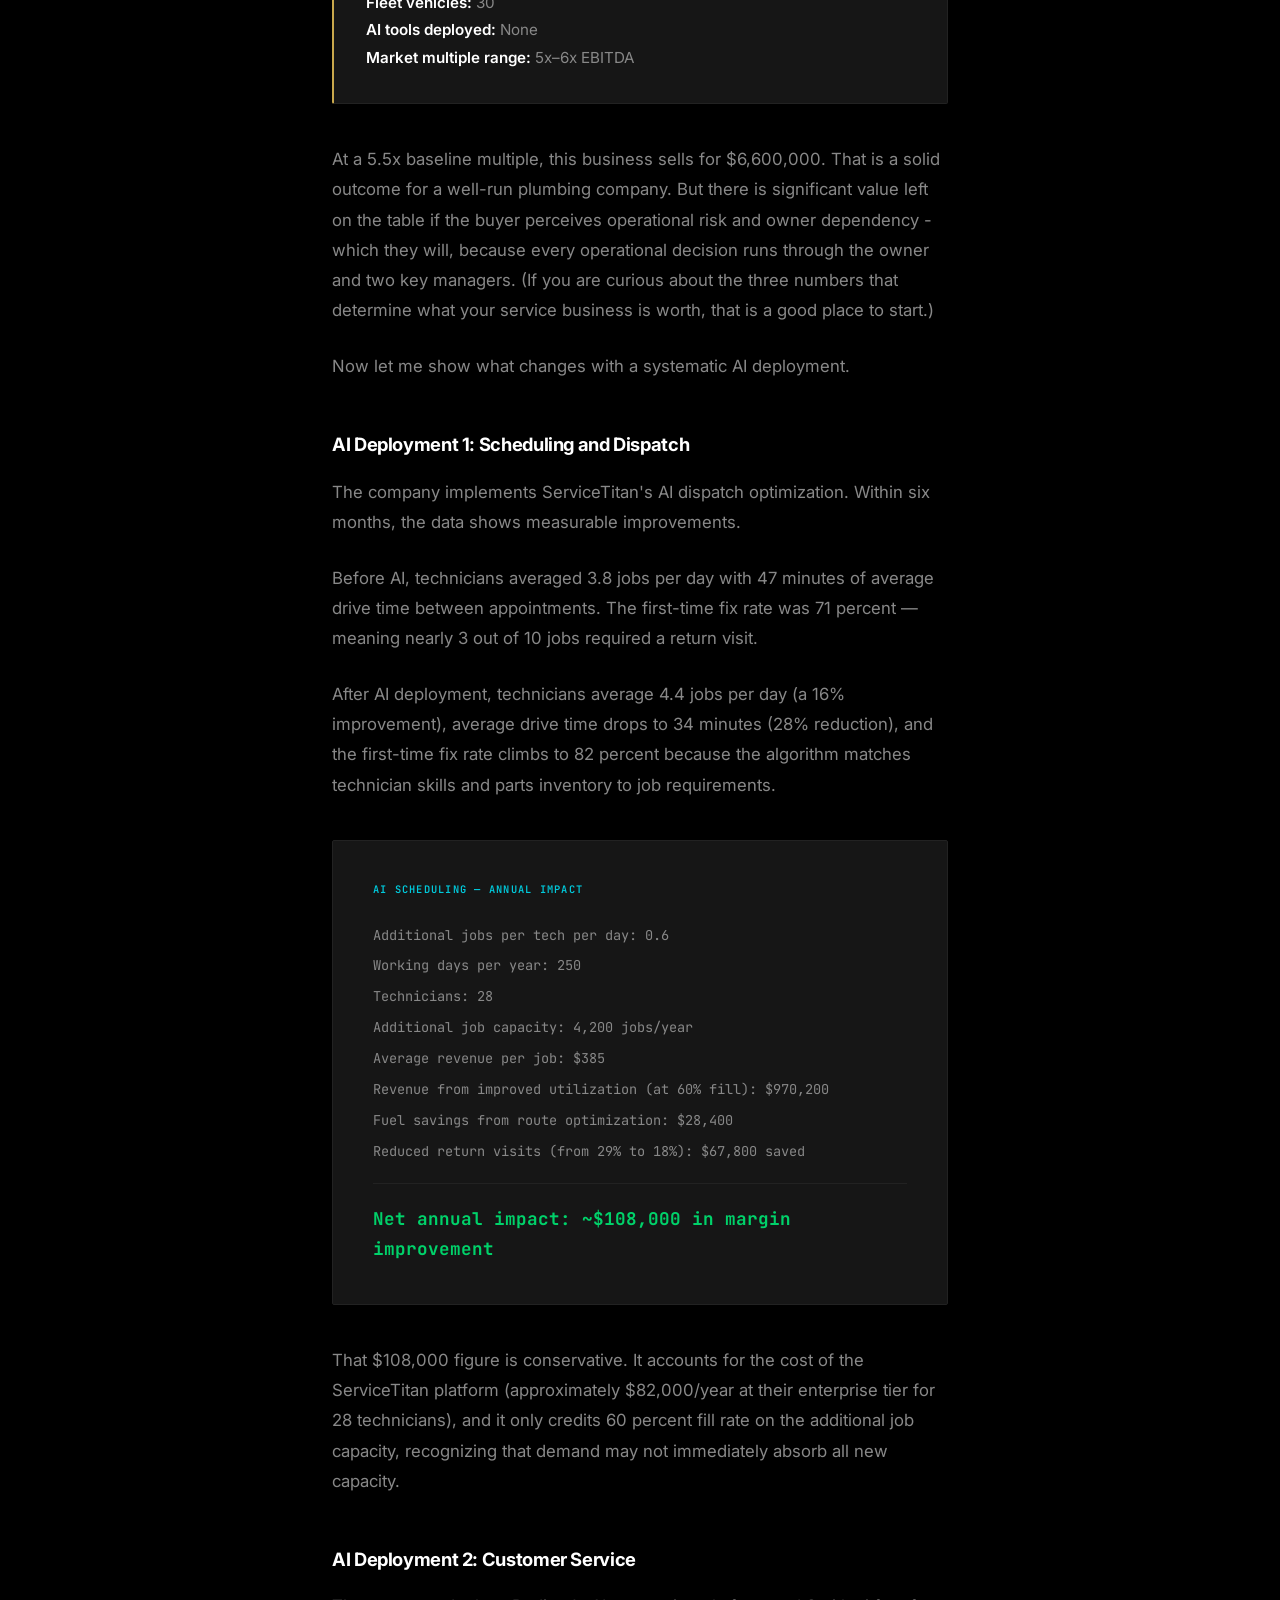
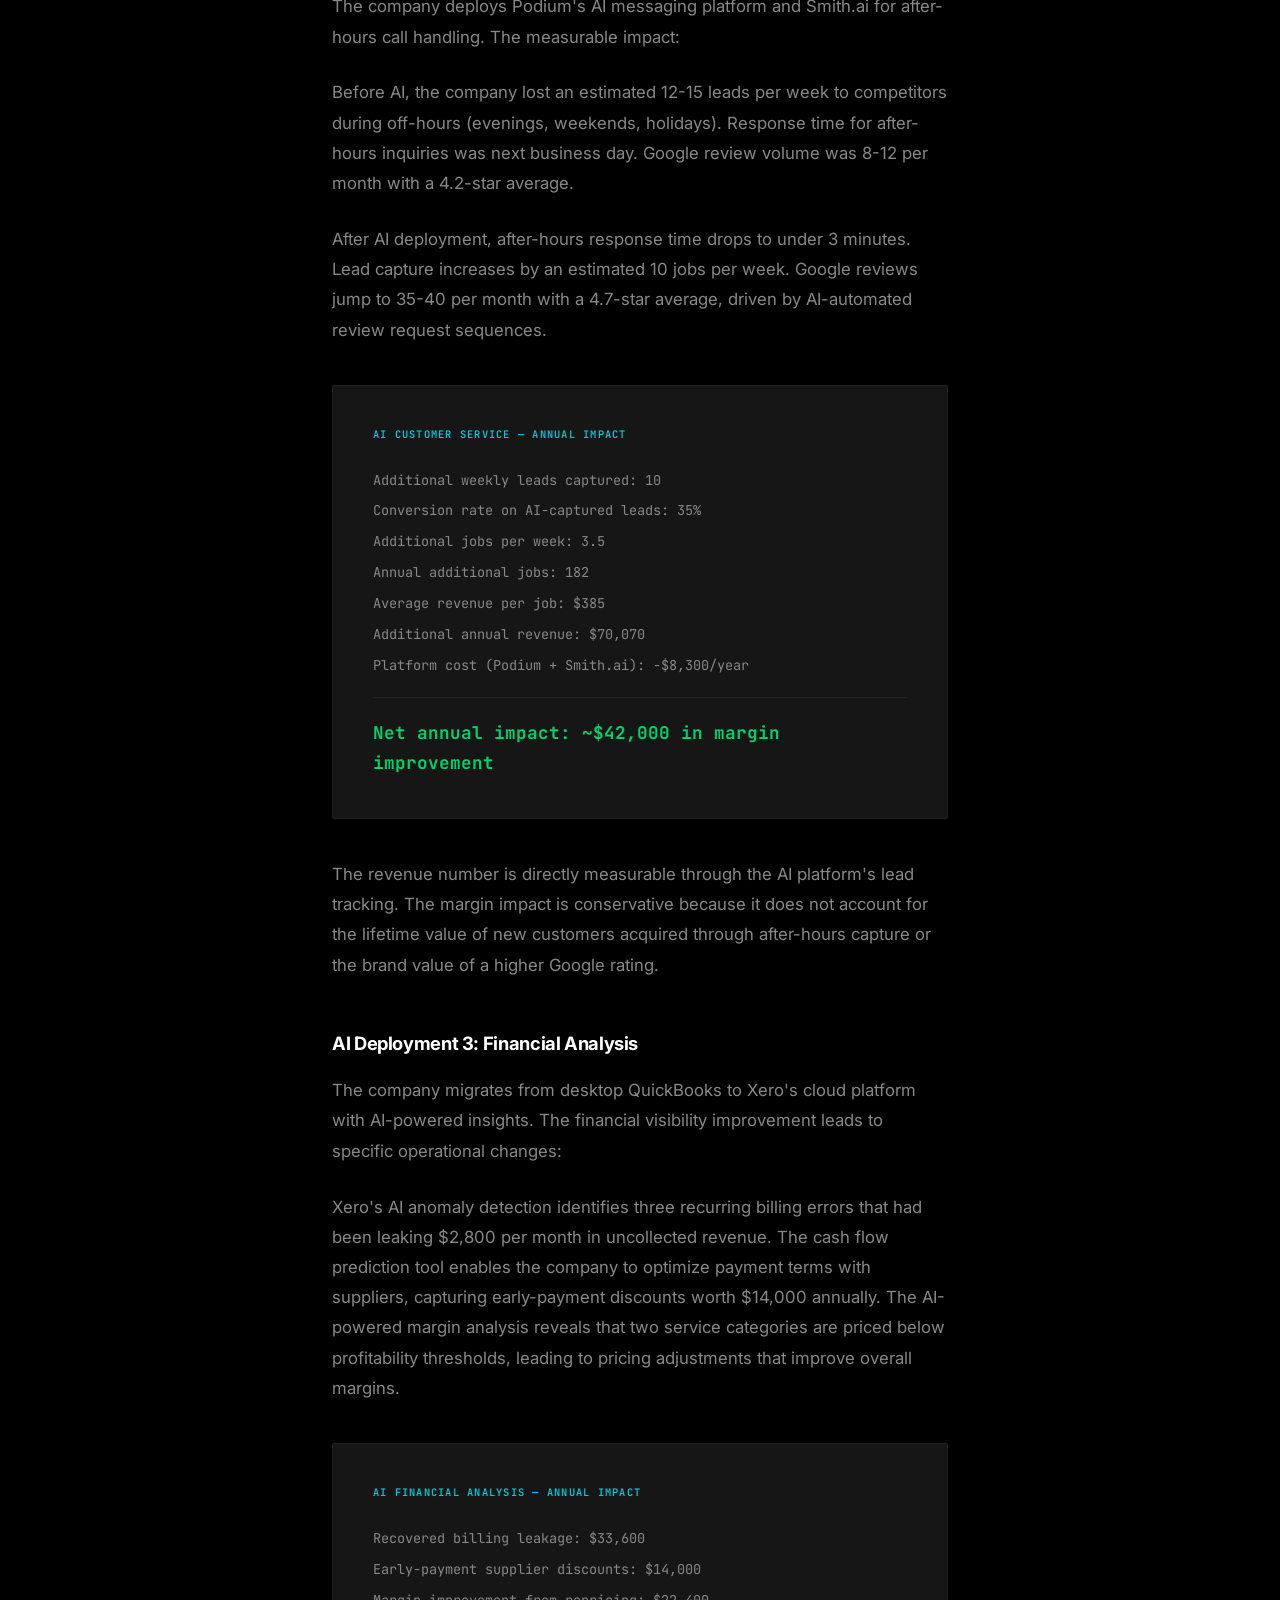
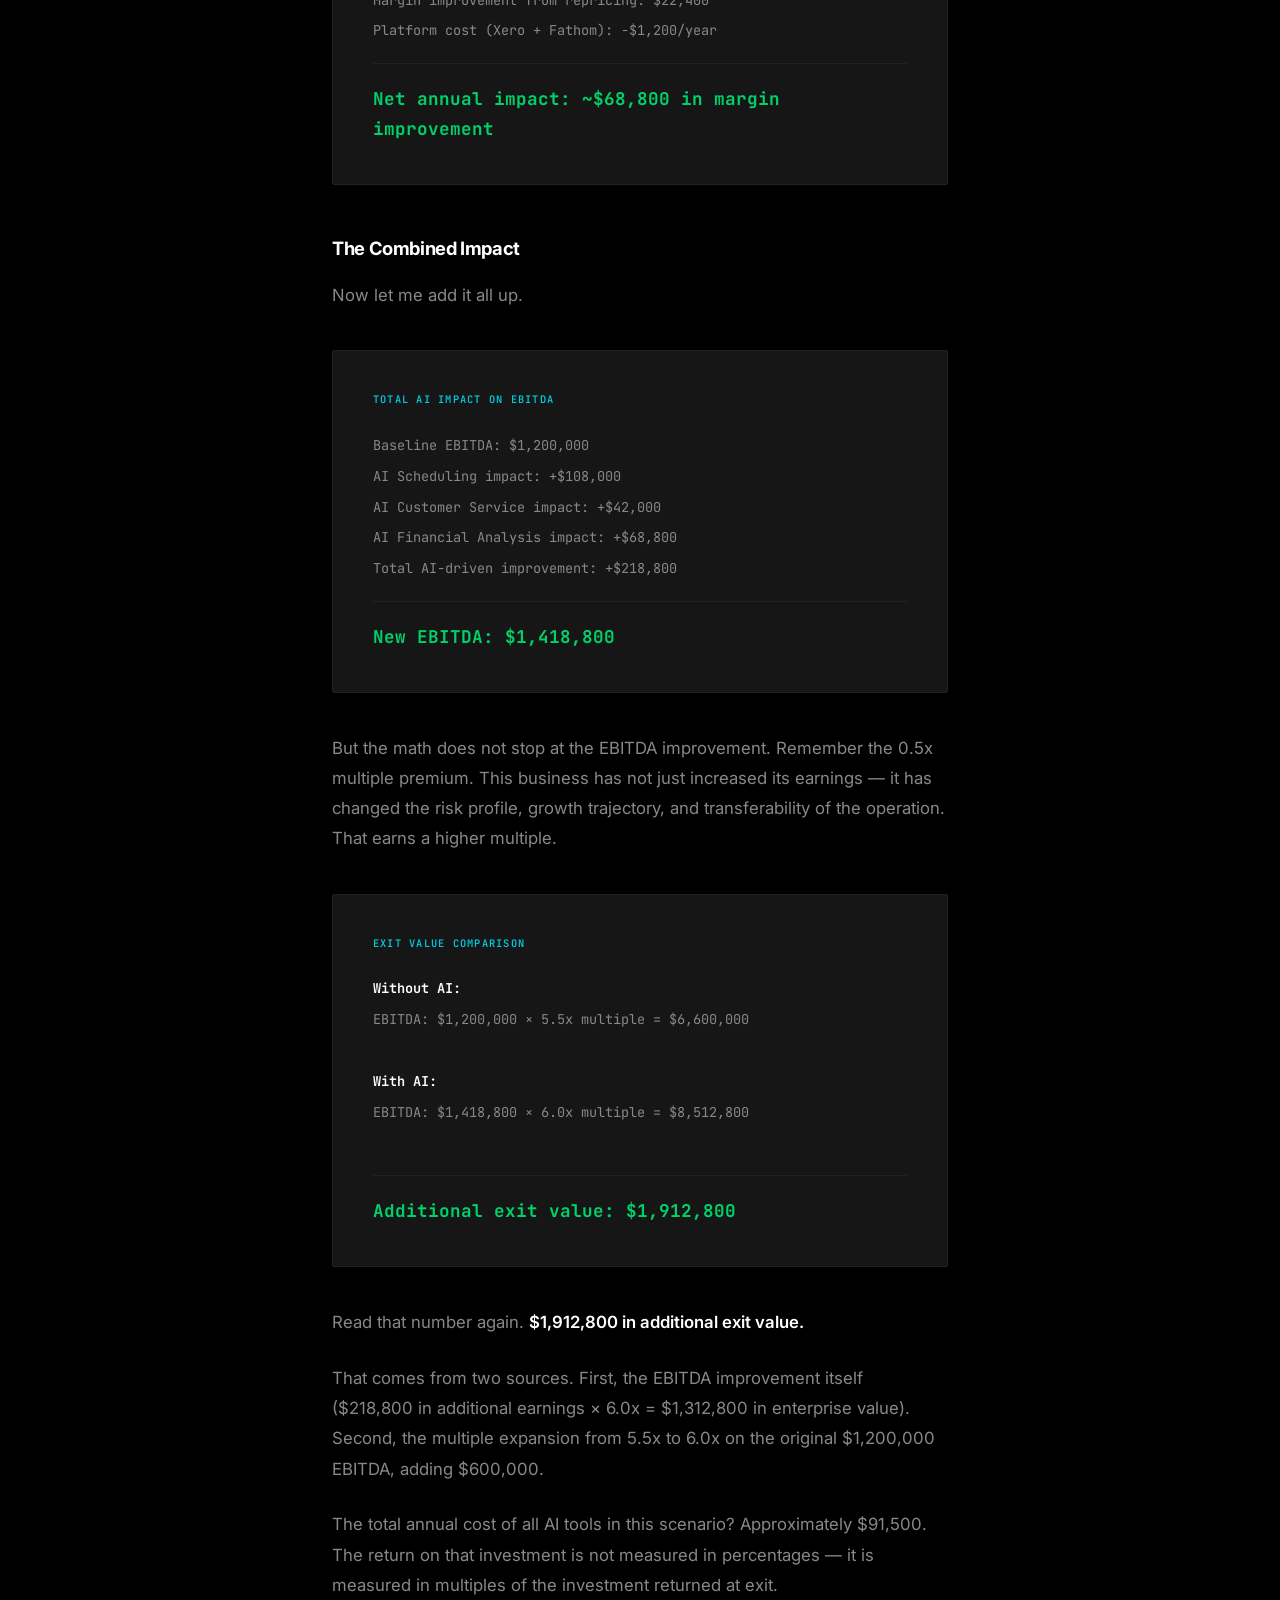
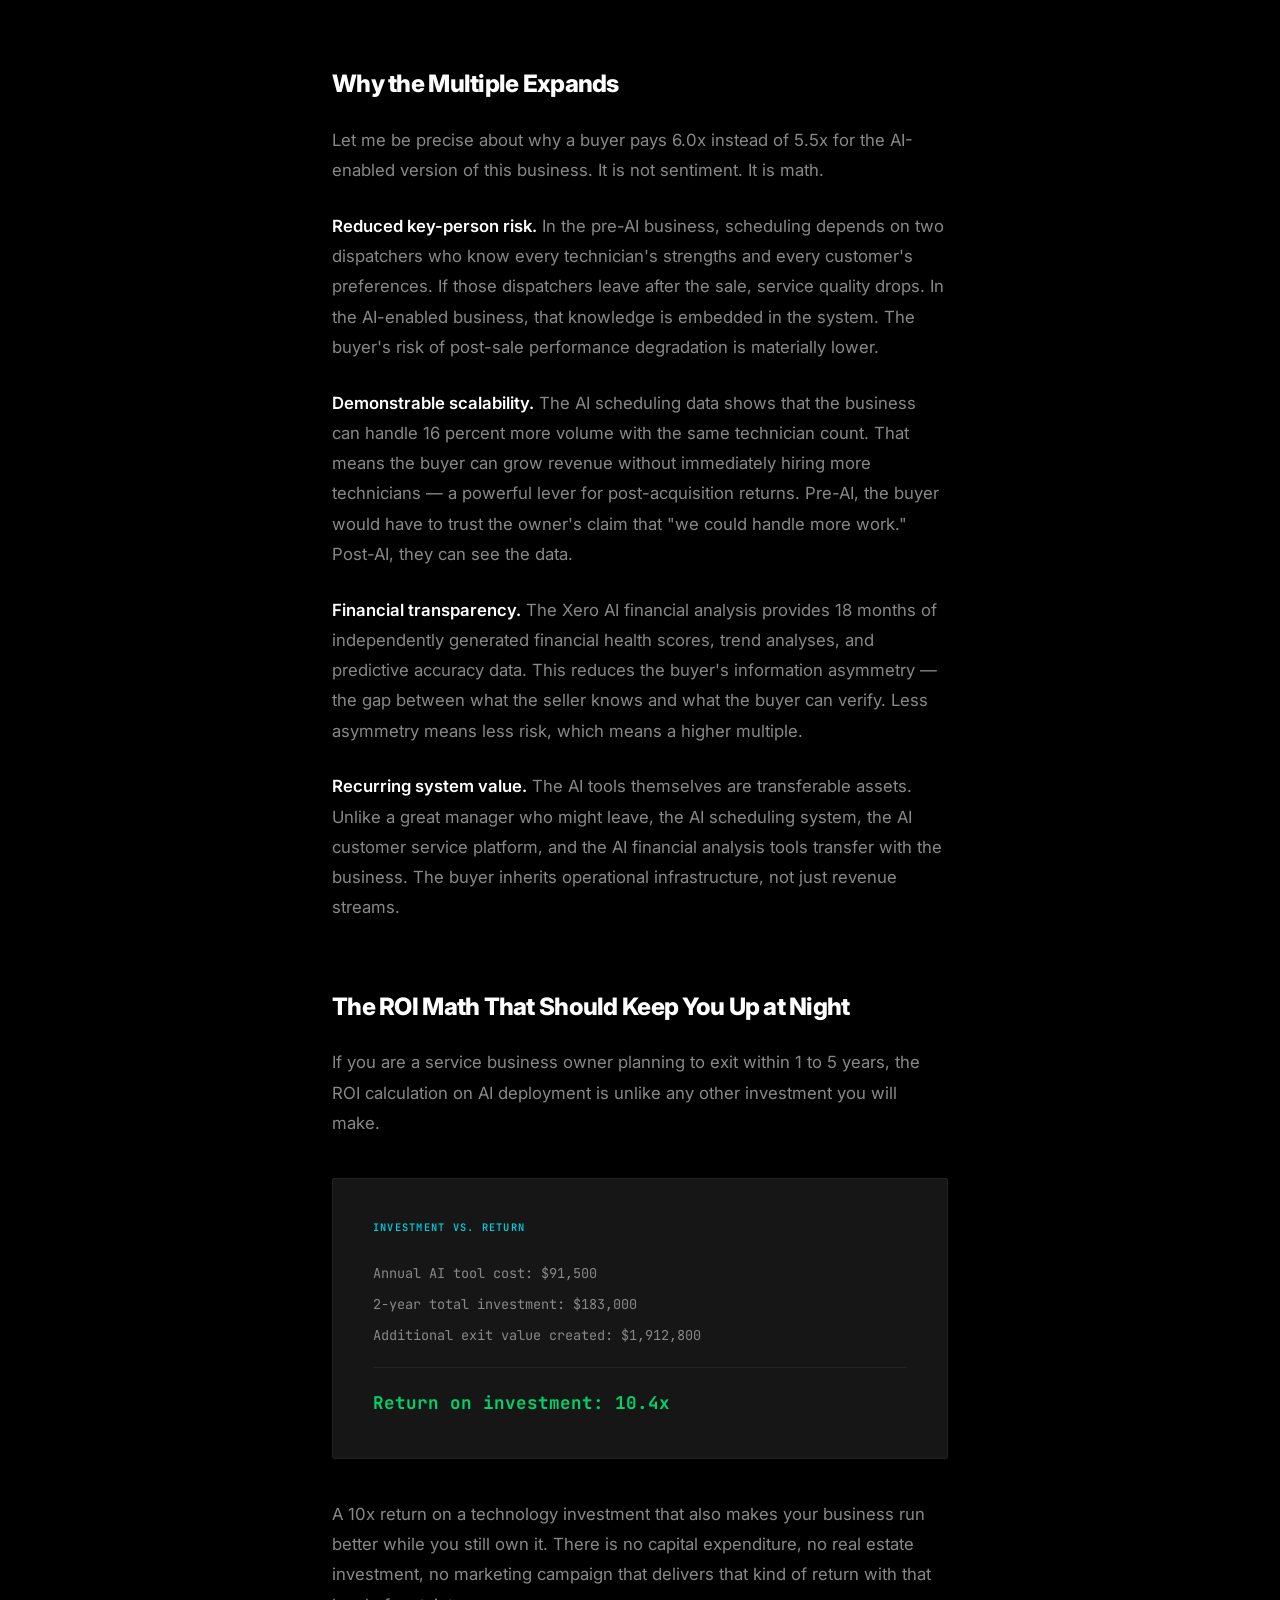
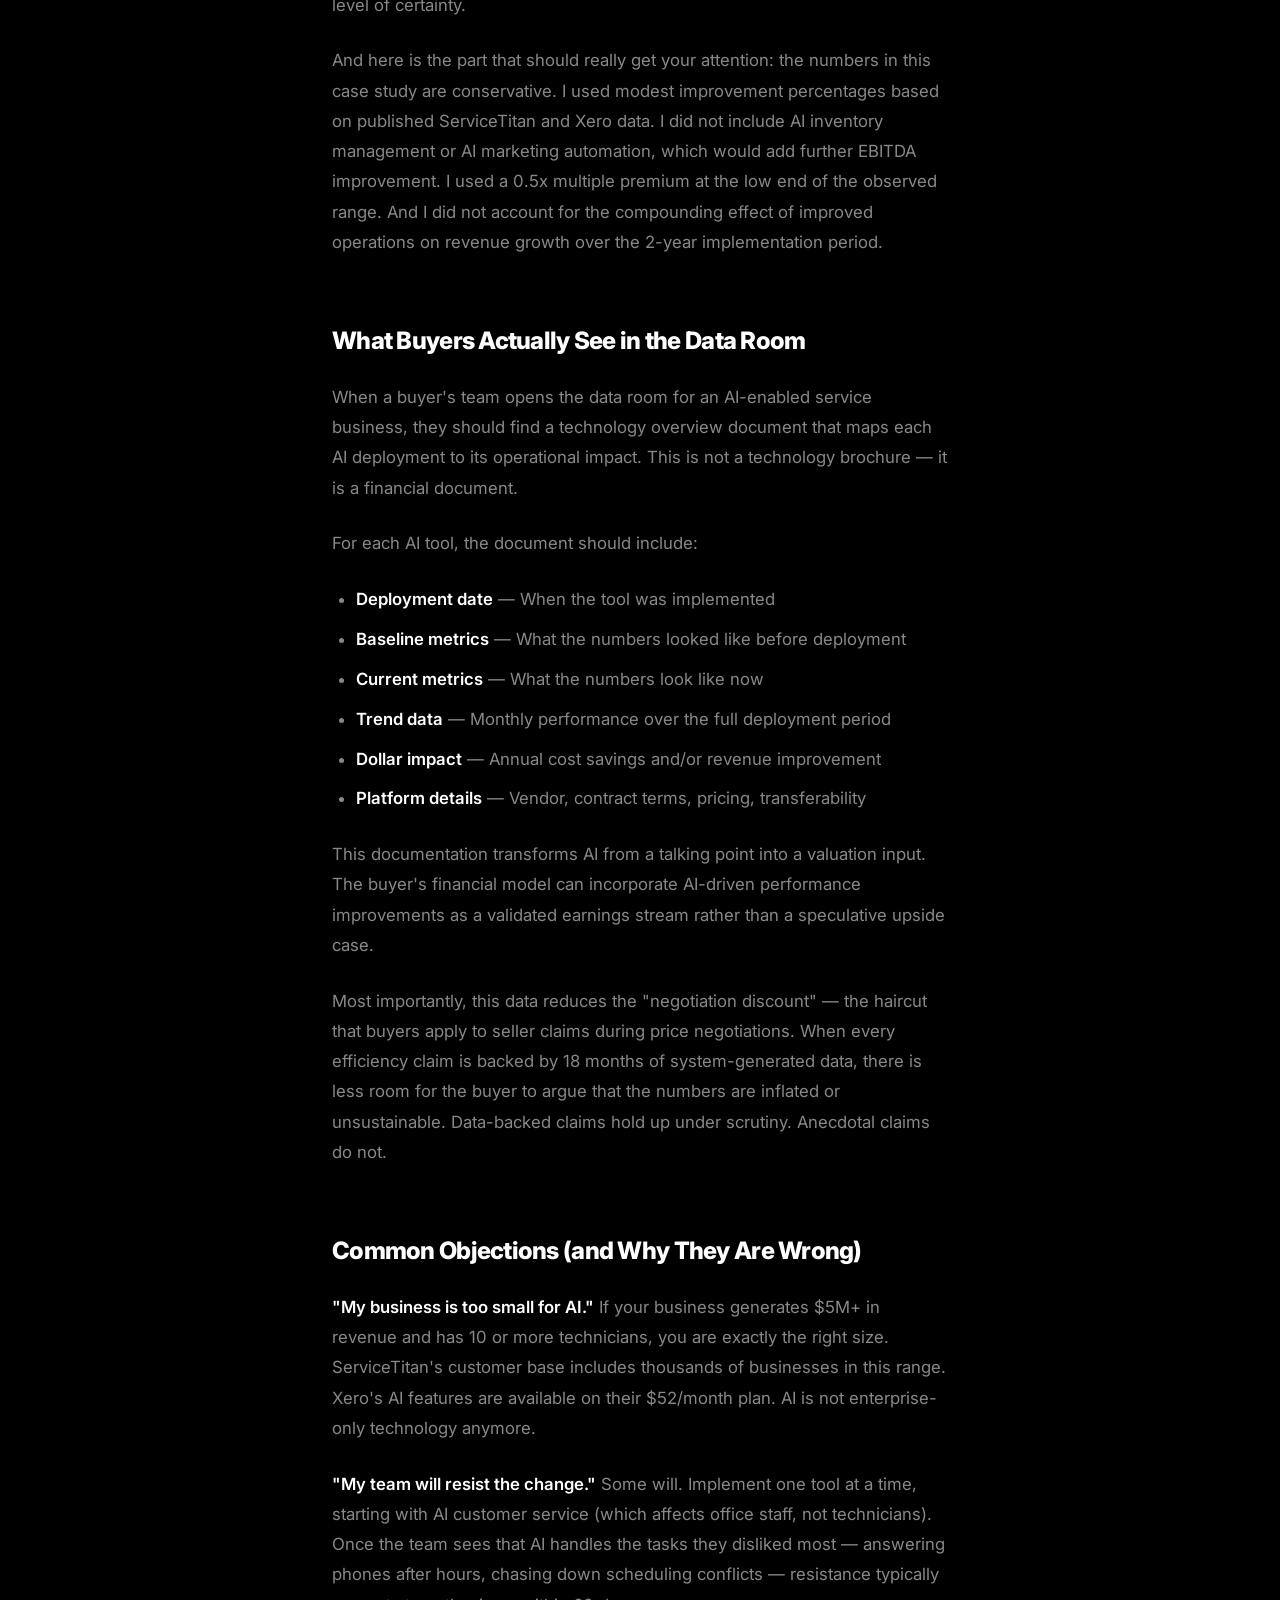
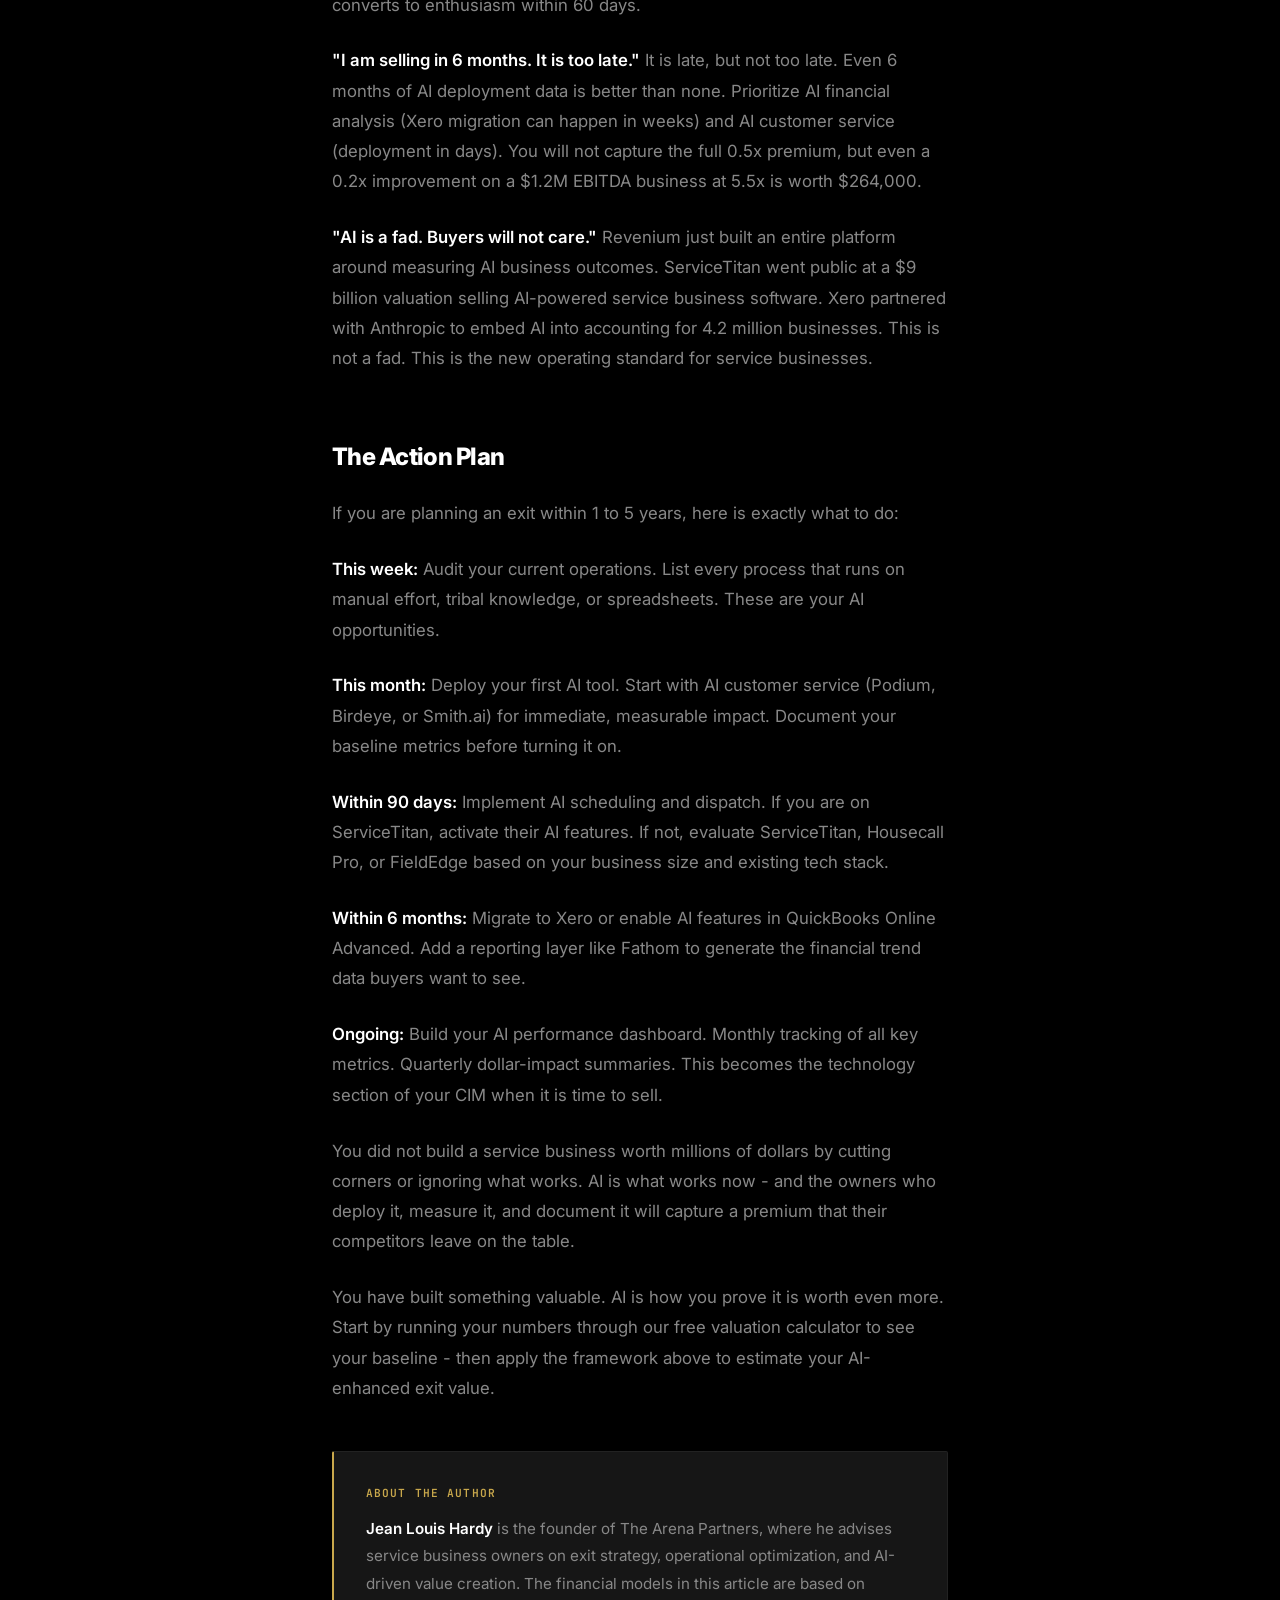
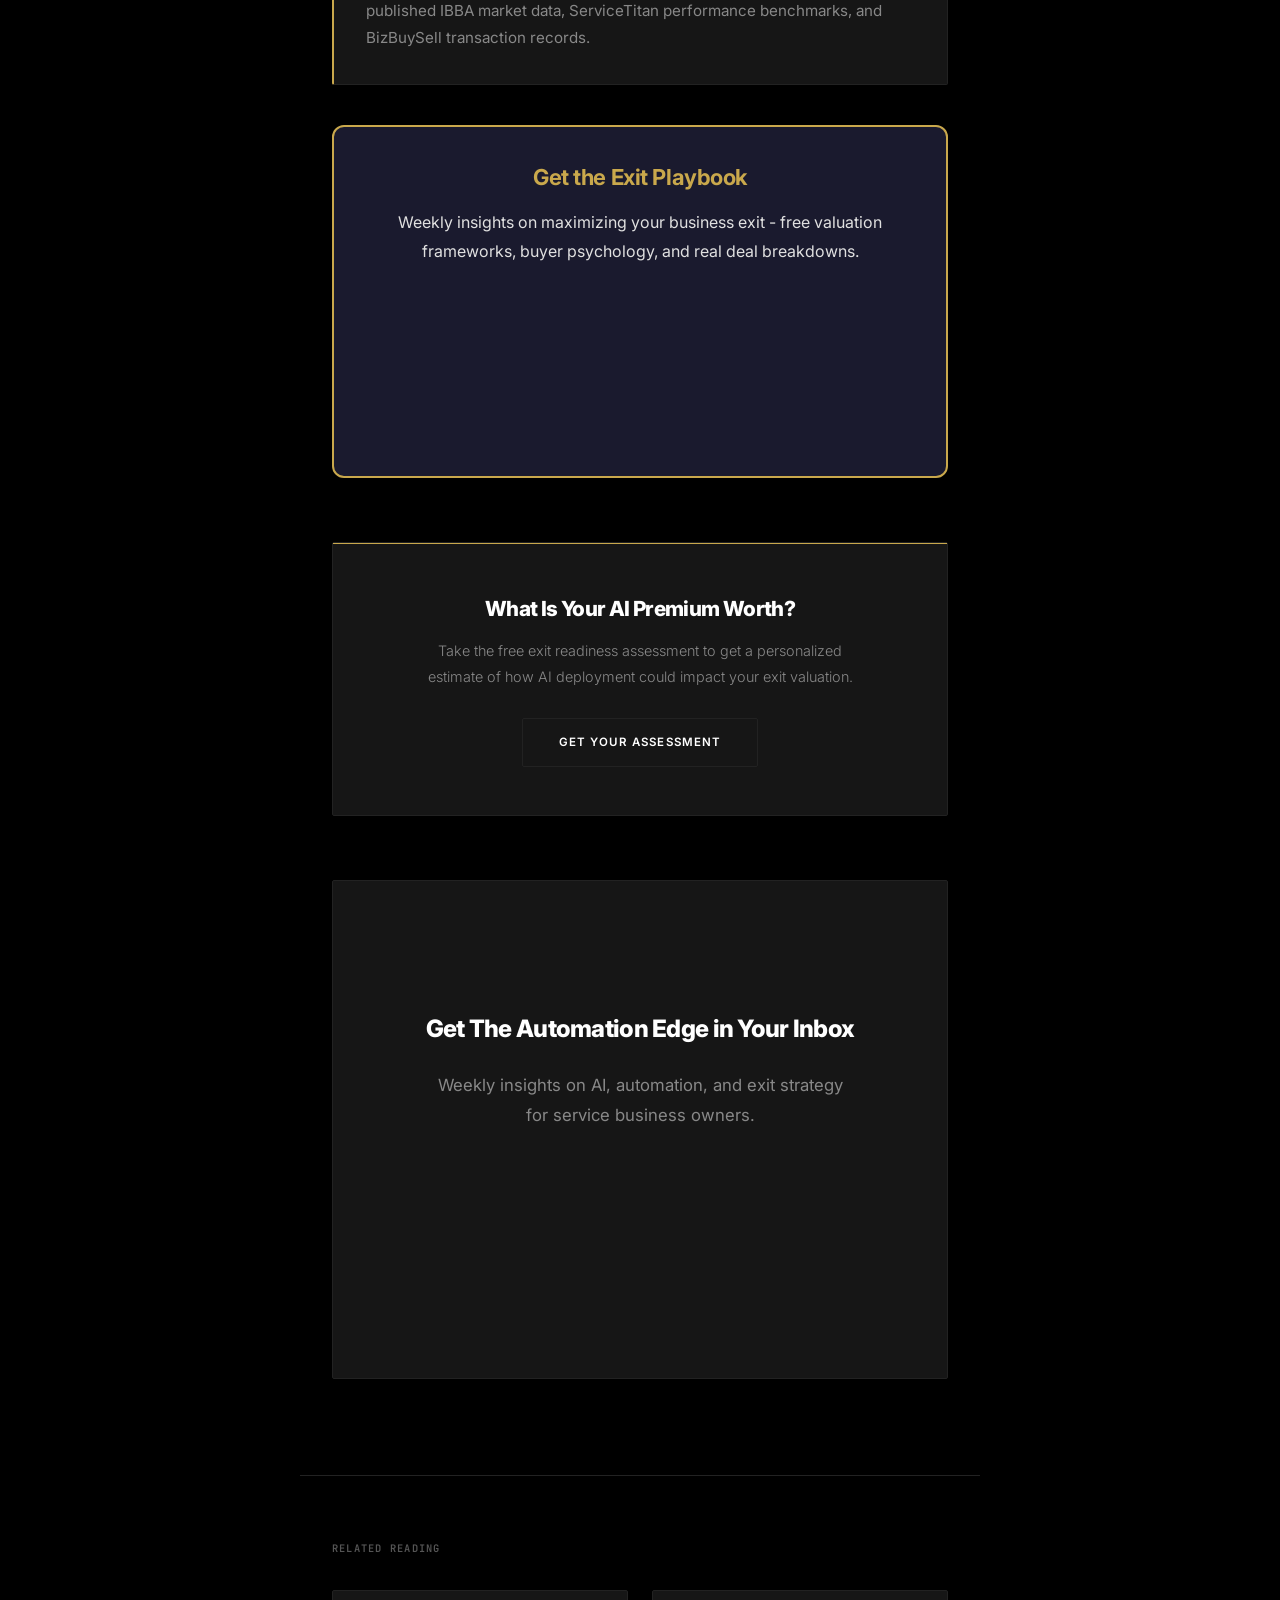
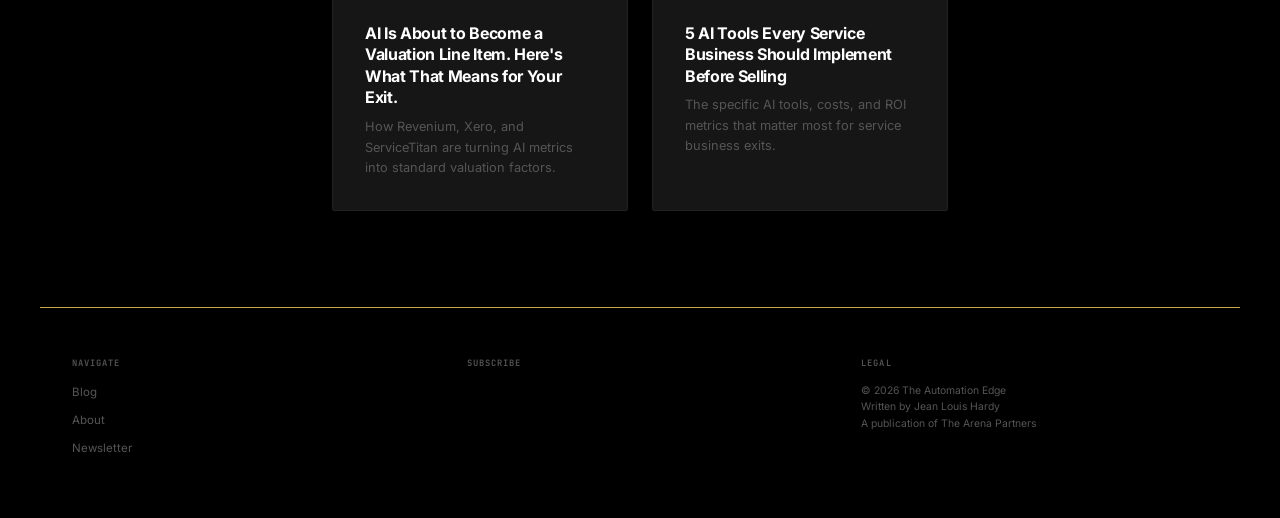
<file: the-05x-ai-premium.html>
<!DOCTYPE html>
<html lang="en">
<head>
  <meta charset="UTF-8">
  <meta http-equiv="Cache-Control" content="no-cache, no-store, must-revalidate">
  <meta http-equiv="Pragma" content="no-cache">
  <meta name="viewport" content="width=device-width, initial-scale=1.0">
  <title>The 0.5x AI Premium: How Smart Automation Adds to Your Exit Multiple — The Automation Edge</title>
  <meta name="description" content="Quantify exactly how AI and automation translate to higher EBITDA multiples. Real math with a service business case study showing $1.08M in additional exit value from AI deployment.">
  <meta name="author" content="Jean Louis Hardy">
  <meta name="keywords" content="AI exit multiple, EBITDA multiple AI, service business valuation, AI premium, automation ROI exit">
  <link rel="canonical" href="https://vivianashford.github.io/automation-edge/the-05x-ai-premium.html">

  <!-- Open Graph -->
  <meta property="og:type" content="article">
  <meta property="og:title" content="The 0.5x AI Premium: How Smart Automation Adds to Your Exit Multiple">
  <meta property="og:description" content="Real math showing how AI automation creates $1.08M in additional exit value for a service business. Framework, case study, and implementation guide.">
  <meta property="og:url" content="https://vivianashford.github.io/automation-edge/the-05x-ai-premium.html">
  <meta property="og:site_name" content="The Automation Edge">
  <meta property="article:published_time" content="2026-03-27">
  <meta property="article:author" content="Jean Louis Hardy">

  <!-- Twitter -->
  <meta name="twitter:card" content="summary_large_image">
  <meta name="twitter:title" content="The 0.5x AI Premium: How Smart Automation Adds to Your Exit Multiple">
  <meta name="twitter:description" content="Real math on how AI creates $1.08M+ in additional exit value for service businesses.">

  <link rel="preconnect" href="https://fonts.googleapis.com">
  <link rel="preconnect" href="https://fonts.gstatic.com" crossorigin>
  <link href="https://fonts.googleapis.com/css2?family=Inter:wght@300;400;500;600;700;800;900&family=JetBrains+Mono:wght@400;500;600;700&display=swap" rel="stylesheet">
  <link rel="stylesheet" href="style.css?v=7">

  <!-- Google Analytics -->
  <script async src="https://www.googletagmanager.com/gtag/js?id=G-SDMM90P63D"></script>
  <script>
    window.dataLayer = window.dataLayer || [];
    function gtag(){dataLayer.push(arguments);}
    gtag('js', new Date());
    gtag('config', 'G-SDMM90P63D');
  </script>

  <!-- Schema.org Article -->
  <script type="application/ld+json">
  {
    "@context": "https://schema.org",
    "@type": "Article",
    "headline": "The 0.5x AI Premium: How Smart Automation Adds to Your Exit Multiple",
    "author": {
      "@type": "Person",
      "name": "Jean Louis Hardy",
      "url": "https://vivianashford.github.io/automation-edge/about.html",
      "jobTitle": "AI & Automation Strategist",
      "sameAs": ["https://www.linkedin.com/in/jeanlouishardy/"]
    },
    "datePublished": "2026-03-27",
    "dateModified": "2026-03-28",
    "publisher": {
      "@type": "Organization",
      "name": "The Automation Edge",
      "url": "https://vivianashford.github.io/automation-edge/"
    },
    "description": "Quantify exactly how AI and automation translate to higher EBITDA multiples. Real math with a service business case study showing over $1M in additional exit value.",
    "mainEntityOfPage": { "@type": "WebPage", "@id": "https://vivianashford.github.io/automation-edge/the-05x-ai-premium.html" }
  }
  </script>
  <script type="application/ld+json">
  {
    "@context": "https://schema.org",
    "@type": "BreadcrumbList",
    "itemListElement": [
      {
        "@type": "ListItem",
        "position": 1,
        "name": "The Automation Edge",
        "item": "https://vivianashford.github.io/automation-edge/"
      },
      {
        "@type": "ListItem",
        "position": 2,
        "name": "The 0.5x AI Premium",
        "item": "https://vivianashford.github.io/automation-edge/the-05x-ai-premium.html"
      }
    ]
  }
  </script>
</head>
<body>

  <!-- Scroll Progress Bar -->
  <div class="scroll-progress" id="scrollProgress"></div>

  <!-- Vertical Article Progress -->
  <div class="article-progress">
    <div class="article-progress-fill" id="articleProgress"></div>
  </div>

  <!-- Navigation -->
  <nav class="site-nav" id="siteNav">
    <div class="nav-inner">
      <a href="index.html" class="nav-brand">The Automation <span>Edge</span></a>
      <button class="nav-toggle" onclick="document.querySelector('.nav-links').classList.toggle('open')" aria-label="Toggle menu">&#9776;</button>
      <ul class="nav-links">
        <li><a href="index.html">Blog</a></li>
        <li><a href="about.html">About</a></li>
        <li><a href="https://thearenapartners.substack.com" target="_blank" rel="noopener">Newsletter</a></li>
      </ul>
    </div>
  </nav>

  <!-- Article Header -->
  <header class="article-header">
    <span class="post-tag">Exit Strategy</span>
    <h1>The 0.5x AI Premium: How Smart Automation Adds to Your Exit Multiple</h1>
    <div class="article-meta">
      <span class="author">Jean Louis Hardy</span>
      <span class="separator">|</span>
      <span>2026.03.27</span>
      <span class="separator">|</span>
      <span>11 min read</span>
    </div>
  </header>

  <!-- Article Body -->
  <article class="article-body">

    <p>There is a number that should change how every service business owner thinks about AI investment. That number is 0.5x.</p>

    <p>According to data from the International Business Brokers Association and analysis from lower middle market M&A advisory firms, service businesses that can demonstrate documented technology-driven operational improvements are selling at 0.3x to 0.5x higher EBITDA multiples than comparable businesses without them. In a market where service business multiples typically range from 4x to 7x EBITDA, that half-turn difference represents hundreds of thousands — or millions — of dollars at the closing table.</p>

    <p>This article breaks down exactly how AI automation creates that premium, with real math and a detailed case study. By the end, you will have a framework you can apply to your own business to estimate the exit value impact of AI deployment.</p>

    <h2>Why Multiples Move</h2>

    <p>Before getting into the AI-specific analysis, it is worth understanding what drives EBITDA multiples in the first place. A buyer's willingness to pay a higher multiple comes down to three factors:</p>

<div style="background:#0d1117;border-left:4px solid #c9a84c;padding:16px 20px;margin:24px 0;border-radius:0 8px 8px 0;">
  <p style="color:#c9a84c;font-weight:600;margin:0;font-size:16px;">→ <a href="https://thearenapartners.com/assessment.html" style="color:#c9a84c;text-decoration:underline;">Take the free Exit Readiness Assessment</a></p>
</div>


    <p><strong>Risk.</strong> How likely is it that the business's earnings will continue at current levels after the sale? Lower risk equals higher multiple.</p>

    <p><strong>Growth potential.</strong> Is there a clear path to grow revenue and margins without proportionally increasing costs? Higher growth potential equals higher multiple.</p>

    <p><strong>Transferability.</strong> Can the business operate at current performance levels without the current owner? Higher transferability equals higher multiple.</p>

    <p>AI automation impacts all three of these factors simultaneously. It reduces operational risk by embedding efficiency into systems rather than people. It creates growth potential by demonstrating scalable capacity. And it improves transferability by replacing owner-dependent decision-making with algorithmic processes.</p>

    <p>That is why the premium exists. It is not because buyers are excited about AI as a buzzword. It is because AI-automated businesses are fundamentally better acquisitions on the metrics that drive pricing.</p>

    <h2>The Framework: From Manual to Documented AI</h2>

    <p>The path from "traditional service business" to "AI-premium exit" follows a clear framework. There are four stages, and each one builds the value story that buyers pay a premium for.</p>

    <p><strong>Stage 1: Identify Manual Processes.</strong> Map every operational process that currently depends on human judgment, tribal knowledge, or manual effort. Common examples in service businesses include scheduling and dispatch, customer inquiry response, parts ordering, financial reporting, marketing outreach, and quality assurance.</p>

    <p><strong>Stage 2: Implement AI.</strong> Deploy AI tools that automate or augment these manual processes. The key word is "deploy" — not "experiment with" or "pilot." A full implementation means the AI tool is running in production, the team is trained on it, and it is generating real operational data.</p>

    <p><strong>Stage 3: Measure Savings.</strong> Quantify the impact of every AI deployment in dollars. Not percentages, not qualitative improvements — actual dollar savings. Reduced labor cost, reduced fuel cost, increased revenue per technician, faster collections, fewer errors. Every impact needs a number.</p>

    <p><strong>Stage 4: Document in CIM.</strong> When you prepare your Confidential Information Memorandum for the sale process, include a dedicated technology section that presents each AI deployment with its baseline metrics, current performance, and dollar-value impact. This is where the premium gets captured — in the data package that buyers use to build their valuation models.</p>

    <h2>The Case Study: An $8M Plumbing Company</h2>

    <p>Let me walk through the math with a realistic example. This scenario is based on industry benchmarks from BizBuySell, IBBA Market Pulse reports, and published data from ServiceTitan and Xero on typical performance improvements from AI deployment in service businesses.</p>

    <div class="callout">
      <h4>Baseline: Before AI</h4>
      <p><strong>Company:</strong> Residential and commercial plumbing operation, Midwest market<br>
      <strong>Revenue:</strong> $8,000,000<br>
      <strong>EBITDA:</strong> $1,200,000 (15% margin)<br>
      <strong>Technicians:</strong> 28<br>
      <strong>Office/admin staff:</strong> 8<br>
      <strong>Fleet vehicles:</strong> 30<br>
      <strong>AI tools deployed:</strong> None<br>
      <strong>Market multiple range:</strong> 5x–6x EBITDA</p>
    </div>

    <p>At a 5.5x baseline multiple, this business sells for $6,600,000. That is a solid outcome for a well-run plumbing company. But there is significant value left on the table if the buyer perceives operational risk and owner dependency - which they will, because every operational decision runs through the owner and two key managers. (If you are curious about the <a href="https://thearenapartners.com/blog/3-numbers-service-business-worth.html" target="_blank" rel="noopener">three numbers that determine what your service business is worth</a>, that is a good place to start.)</p>

    <p>Now let me show what changes with a systematic AI deployment.</p>

    <h3>AI Deployment 1: Scheduling and Dispatch</h3>

    <p>The company implements ServiceTitan's AI dispatch optimization. Within six months, the data shows measurable improvements.</p>

    <p>Before AI, technicians averaged 3.8 jobs per day with 47 minutes of average drive time between appointments. The first-time fix rate was 71 percent — meaning nearly 3 out of 10 jobs required a return visit.</p>

    <p>After AI deployment, technicians average 4.4 jobs per day (a 16% improvement), average drive time drops to 34 minutes (28% reduction), and the first-time fix rate climbs to 82 percent because the algorithm matches technician skills and parts inventory to job requirements.</p>

    <div class="math-box">
      <h4>AI Scheduling — Annual Impact</h4>
      <div class="math-line">Additional jobs per tech per day: 0.6</div>
      <div class="math-line">Working days per year: 250</div>
      <div class="math-line">Technicians: 28</div>
      <div class="math-line">Additional job capacity: 4,200 jobs/year</div>
      <div class="math-line">Average revenue per job: $385</div>
      <div class="math-line">Revenue from improved utilization (at 60% fill): $970,200</div>
      <div class="math-line">Fuel savings from route optimization: $28,400</div>
      <div class="math-line">Reduced return visits (from 29% to 18%): $67,800 saved</div>
      <div class="math-result">Net annual impact: ~$108,000 in margin improvement</div>
    </div>

    <p>That $108,000 figure is conservative. It accounts for the cost of the ServiceTitan platform (approximately $82,000/year at their enterprise tier for 28 technicians), and it only credits 60 percent fill rate on the additional job capacity, recognizing that demand may not immediately absorb all new capacity.</p>

    <h3>AI Deployment 2: Customer Service</h3>

    <p>The company deploys Podium's AI messaging platform and Smith.ai for after-hours call handling. The measurable impact:</p>

    <p>Before AI, the company lost an estimated 12-15 leads per week to competitors during off-hours (evenings, weekends, holidays). Response time for after-hours inquiries was next business day. Google review volume was 8-12 per month with a 4.2-star average.</p>

    <p>After AI deployment, after-hours response time drops to under 3 minutes. Lead capture increases by an estimated 10 jobs per week. Google reviews jump to 35-40 per month with a 4.7-star average, driven by AI-automated review request sequences.</p>

    <div class="math-box">
      <h4>AI Customer Service — Annual Impact</h4>
      <div class="math-line">Additional weekly leads captured: 10</div>
      <div class="math-line">Conversion rate on AI-captured leads: 35%</div>
      <div class="math-line">Additional jobs per week: 3.5</div>
      <div class="math-line">Annual additional jobs: 182</div>
      <div class="math-line">Average revenue per job: $385</div>
      <div class="math-line">Additional annual revenue: $70,070</div>
      <div class="math-line">Platform cost (Podium + Smith.ai): −$8,300/year</div>
      <div class="math-result">Net annual impact: ~$42,000 in margin improvement</div>
    </div>

    <p>The revenue number is directly measurable through the AI platform's lead tracking. The margin impact is conservative because it does not account for the lifetime value of new customers acquired through after-hours capture or the brand value of a higher Google rating.</p>

    <h3>AI Deployment 3: Financial Analysis</h3>

    <p>The company migrates from desktop QuickBooks to Xero's cloud platform with AI-powered insights. The financial visibility improvement leads to specific operational changes:</p>

    <p>Xero's AI anomaly detection identifies three recurring billing errors that had been leaking $2,800 per month in uncollected revenue. The cash flow prediction tool enables the company to optimize payment terms with suppliers, capturing early-payment discounts worth $14,000 annually. The AI-powered margin analysis reveals that two service categories are priced below profitability thresholds, leading to pricing adjustments that improve overall margins.</p>

    <div class="math-box">
      <h4>AI Financial Analysis — Annual Impact</h4>
      <div class="math-line">Recovered billing leakage: $33,600</div>
      <div class="math-line">Early-payment supplier discounts: $14,000</div>
      <div class="math-line">Margin improvement from repricing: $22,400</div>
      <div class="math-line">Platform cost (Xero + Fathom): −$1,200/year</div>
      <div class="math-result">Net annual impact: ~$68,800 in margin improvement</div>
    </div>

    <h3>The Combined Impact</h3>

    <p>Now let me add it all up.</p>

    <div class="math-box">
      <h4>Total AI Impact on EBITDA</h4>
      <div class="math-line">Baseline EBITDA: $1,200,000</div>
      <div class="math-line">AI Scheduling impact: +$108,000</div>
      <div class="math-line">AI Customer Service impact: +$42,000</div>
      <div class="math-line">AI Financial Analysis impact: +$68,800</div>
      <div class="math-line">Total AI-driven improvement: +$218,800</div>
      <div class="math-result">New EBITDA: $1,418,800</div>
    </div>

    <p>But the math does not stop at the EBITDA improvement. Remember the 0.5x multiple premium. This business has not just increased its earnings — it has changed the risk profile, growth trajectory, and transferability of the operation. That earns a higher multiple.</p>

    <div class="math-box">
      <h4>Exit Value Comparison</h4>
      <div class="math-line"><strong>Without AI:</strong></div>
      <div class="math-line">EBITDA: $1,200,000 × 5.5x multiple = $6,600,000</div>
      <div class="math-line">&nbsp;</div>
      <div class="math-line"><strong>With AI:</strong></div>
      <div class="math-line">EBITDA: $1,418,800 × 6.0x multiple = $8,512,800</div>
      <div class="math-line">&nbsp;</div>
      <div class="math-result">Additional exit value: $1,912,800</div>
    </div>

    <p>Read that number again. <strong>$1,912,800 in additional exit value.</strong></p>

    <p>That comes from two sources. First, the EBITDA improvement itself ($218,800 in additional earnings × 6.0x = $1,312,800 in enterprise value). Second, the multiple expansion from 5.5x to 6.0x on the original $1,200,000 EBITDA, adding $600,000.</p>

    <p>The total annual cost of all AI tools in this scenario? Approximately $91,500. The return on that investment is not measured in percentages — it is measured in multiples of the investment returned at exit.</p>

    <h2>Why the Multiple Expands</h2>

    <p>Let me be precise about why a buyer pays 6.0x instead of 5.5x for the AI-enabled version of this business. It is not sentiment. It is math.</p>

    <p><strong>Reduced key-person risk.</strong> In the pre-AI business, scheduling depends on two dispatchers who know every technician's strengths and every customer's preferences. If those dispatchers leave after the sale, service quality drops. In the AI-enabled business, that knowledge is embedded in the system. The buyer's risk of post-sale performance degradation is materially lower.</p>

    <p><strong>Demonstrable scalability.</strong> The AI scheduling data shows that the business can handle 16 percent more volume with the same technician count. That means the buyer can grow revenue without immediately hiring more technicians — a powerful lever for post-acquisition returns. Pre-AI, the buyer would have to trust the owner's claim that "we could handle more work." Post-AI, they can see the data.</p>

    <p><strong>Financial transparency.</strong> The Xero AI financial analysis provides 18 months of independently generated financial health scores, trend analyses, and predictive accuracy data. This reduces the buyer's information asymmetry — the gap between what the seller knows and what the buyer can verify. Less asymmetry means less risk, which means a higher multiple.</p>

    <p><strong>Recurring system value.</strong> The AI tools themselves are transferable assets. Unlike a great manager who might leave, the AI scheduling system, the AI customer service platform, and the AI financial analysis tools transfer with the business. The buyer inherits operational infrastructure, not just revenue streams.</p>

    <h2>The ROI Math That Should Keep You Up at Night</h2>

    <p>If you are a service business owner planning to exit within 1 to 5 years, the ROI calculation on AI deployment is unlike any other investment you will make.</p>

    <div class="math-box">
      <h4>Investment vs. Return</h4>
      <div class="math-line">Annual AI tool cost: $91,500</div>
      <div class="math-line">2-year total investment: $183,000</div>
      <div class="math-line">Additional exit value created: $1,912,800</div>
      <div class="math-result">Return on investment: 10.4x</div>
    </div>

    <p>A 10x return on a technology investment that also makes your business run better while you still own it. There is no capital expenditure, no real estate investment, no marketing campaign that delivers that kind of return with that level of certainty.</p>

    <p>And here is the part that should really get your attention: the numbers in this case study are conservative. I used modest improvement percentages based on published ServiceTitan and Xero data. I did not include AI inventory management or AI marketing automation, which would add further EBITDA improvement. I used a 0.5x multiple premium at the low end of the observed range. And I did not account for the compounding effect of improved operations on revenue growth over the 2-year implementation period.</p>

    <h2>What Buyers Actually See in the Data Room</h2>

    <p>When a buyer's team opens the data room for an AI-enabled service business, they should find a technology overview document that maps each AI deployment to its operational impact. This is not a technology brochure — it is a financial document.</p>

    <p>For each AI tool, the document should include:</p>

    <ul>
      <li><strong>Deployment date</strong> — When the tool was implemented</li>
      <li><strong>Baseline metrics</strong> — What the numbers looked like before deployment</li>
      <li><strong>Current metrics</strong> — What the numbers look like now</li>
      <li><strong>Trend data</strong> — Monthly performance over the full deployment period</li>
      <li><strong>Dollar impact</strong> — Annual cost savings and/or revenue improvement</li>
      <li><strong>Platform details</strong> — Vendor, contract terms, pricing, transferability</li>
    </ul>

    <p>This documentation transforms AI from a talking point into a valuation input. The buyer's financial model can incorporate AI-driven performance improvements as a validated earnings stream rather than a speculative upside case.</p>

    <p>Most importantly, this data reduces the "negotiation discount" — the haircut that buyers apply to seller claims during price negotiations. When every efficiency claim is backed by 18 months of system-generated data, there is less room for the buyer to argue that the numbers are inflated or unsustainable. Data-backed claims hold up under scrutiny. Anecdotal claims do not.</p>

    <h2>Common Objections (and Why They Are Wrong)</h2>

    <p><strong>"My business is too small for AI."</strong> If your business generates $5M+ in revenue and has 10 or more technicians, you are exactly the right size. ServiceTitan's customer base includes thousands of businesses in this range. Xero's AI features are available on their $52/month plan. AI is not enterprise-only technology anymore.</p>

    <p><strong>"My team will resist the change."</strong> Some will. Implement one tool at a time, starting with AI customer service (which affects office staff, not technicians). Once the team sees that AI handles the tasks they disliked most — answering phones after hours, chasing down scheduling conflicts — resistance typically converts to enthusiasm within 60 days.</p>

    <p><strong>"I am selling in 6 months. It is too late."</strong> It is late, but not too late. Even 6 months of AI deployment data is better than none. Prioritize AI financial analysis (Xero migration can happen in weeks) and AI customer service (deployment in days). You will not capture the full 0.5x premium, but even a 0.2x improvement on a $1.2M EBITDA business at 5.5x is worth $264,000.</p>

    <p><strong>"AI is a fad. Buyers will not care."</strong> Revenium just built an entire platform around measuring AI business outcomes. ServiceTitan went public at a $9 billion valuation selling AI-powered service business software. Xero partnered with Anthropic to embed AI into accounting for 4.2 million businesses. This is not a fad. This is the new operating standard for service businesses.</p>

    <h2>The Action Plan</h2>

    <p>If you are planning an exit within 1 to 5 years, here is exactly what to do:</p>

    <p><strong>This week:</strong> Audit your current operations. List every process that runs on manual effort, tribal knowledge, or spreadsheets. These are your AI opportunities.</p>

    <p><strong>This month:</strong> Deploy your first AI tool. Start with AI customer service (Podium, Birdeye, or Smith.ai) for immediate, measurable impact. Document your baseline metrics before turning it on.</p>

    <p><strong>Within 90 days:</strong> Implement AI scheduling and dispatch. If you are on ServiceTitan, activate their AI features. If not, evaluate ServiceTitan, Housecall Pro, or FieldEdge based on your business size and existing tech stack.</p>

    <p><strong>Within 6 months:</strong> Migrate to Xero or enable AI features in QuickBooks Online Advanced. Add a reporting layer like Fathom to generate the financial trend data buyers want to see.</p>

    <p><strong>Ongoing:</strong> Build your AI performance dashboard. Monthly tracking of all key metrics. Quarterly dollar-impact summaries. This becomes the technology section of your CIM when it is time to sell.</p>

    <p>You did not build a service business worth millions of dollars by cutting corners or ignoring what works. AI is what works now - and the owners who deploy it, measure it, and document it will capture a premium that their competitors leave on the table.</p>

    <p>You have built something valuable. AI is how you prove it is worth even more. Start by <a href="https://thearenapartners.com/calculator.html" target="_blank" rel="noopener">running your numbers through our free valuation calculator</a> to see your baseline - then apply the framework above to estimate your AI-enhanced exit value.</p>

    <!-- E-E-A-T Author Section -->
    <div class="callout" style="margin-top: 3rem;">
      <h4>About the Author</h4>
      <p><strong>Jean Louis Hardy</strong> is the founder of <a href="https://thearenapartners.com" target="_blank" rel="noopener">The Arena Partners</a>, where he advises service business owners on exit strategy, operational optimization, and AI-driven value creation. The financial models in this article are based on published IBBA market data, ServiceTitan performance benchmarks, and BizBuySell transaction records.</p>
    </div>

    <!-- CTA -->
<div style="background:#1a1a2e;border:2px solid #c9a84c;border-radius:12px;padding:32px;margin:40px 0;text-align:center;">
  <h3 style="color:#c9a84c;font-size:22px;margin:0 0 12px;">Get the Exit Playbook</h3>
  <p style="color:#e0e0e0;font-size:16px;margin:0 0 20px;">Weekly insights on maximizing your business exit - free valuation frameworks, buyer psychology, and real deal breakdowns.</p>
  <iframe src="https://thearenapartners.substack.com/embed" width="100%" height="150" style="border:none;background:transparent;max-width:480px;" frameborder="0" scrolling="no"></iframe>
</div>

    <div class="article-cta">
      <h3>What Is Your AI Premium Worth?</h3>
      <p>Take the free <a href="https://thearenapartners.com/assessment.html" target="_blank" rel="noopener">exit readiness assessment</a> to get a personalized estimate of how AI deployment could impact your exit valuation.</p>
      <a href="https://thearenapartners.com/assessment.html" class="btn" target="_blank" rel="noopener">Get Your Assessment</a>
    </div>

    <div class="newsletter-section">
      <h2>Get The Automation Edge in Your Inbox</h2>
      <p>Weekly insights on AI, automation, and exit strategy for service business owners.</p>
      <iframe src="https://thearenapartners.substack.com/embed" width="480" height="150" style="background: transparent;" frameborder="0" scrolling="no"></iframe>
    </div>

  </article>

  <!-- Related Posts -->
  <section class="related-posts">
    <h2>Related Reading</h2>
    <div class="related-grid">
      <div class="related-card">
        <h4><a href="ai-valuation-line-item.html">AI Is About to Become a Valuation Line Item. Here's What That Means for Your Exit.</a></h4>
        <p>How Revenium, Xero, and ServiceTitan are turning AI metrics into standard valuation factors.</p>
      </div>
      <div class="related-card">
        <h4><a href="five-ai-tools-before-selling.html">5 AI Tools Every Service Business Should Implement Before Selling</a></h4>
        <p>The specific AI tools, costs, and ROI metrics that matter most for service business exits.</p>
      </div>
    </div>
  </section>

  <!-- Footer -->
  <footer class="site-footer">
    <div class="footer-inner">
      <div class="footer-col">
        <div class="footer-col-label">Navigate</div>
        <ul class="footer-links">
          <li><a href="index.html">Blog</a></li>
          <li><a href="about.html">About</a></li>
          <li><a href="https://thearenapartners.substack.com" target="_blank" rel="noopener">Newsletter</a></li>
        </ul>
      </div>
      <div class="footer-col">
        <div class="footer-col-label">Subscribe</div>
        <div class="footer-newsletter">
          <iframe src="https://thearenapartners.substack.com/embed" width="300" height="80" style="background: transparent;" frameborder="0" scrolling="no"></iframe>
        </div>
      </div>
      <div class="footer-col footer-legal">
        <div class="footer-col-label">Legal</div>
        <p>&copy; 2026 The Automation Edge</p>
        <p>Written by Jean Louis Hardy</p>
        <p>A publication of The Arena Partners</p>
      </div>
    </div>
  </footer>

  <script>
    const progressBar = document.getElementById('scrollProgress');
    const articleProgress = document.getElementById('articleProgress');
    window.addEventListener('scroll', () => {
      const scrollTop = document.documentElement.scrollTop || document.body.scrollTop;
      const scrollHeight = document.documentElement.scrollHeight - document.documentElement.clientHeight;
      const pct = (scrollTop / scrollHeight) * 100;
      progressBar.style.width = pct + '%';
      if (articleProgress) articleProgress.style.height = pct + '%';
    });

    let lastScrollY = 0;
    const nav = document.getElementById('siteNav');
    window.addEventListener('scroll', () => {
      const currentScrollY = window.scrollY;
      if (currentScrollY > lastScrollY && currentScrollY > 100) {
        nav.classList.add('nav-hidden');
      } else {
        nav.classList.remove('nav-hidden');
      }
      lastScrollY = currentScrollY;
    });

    const revealEls = document.querySelectorAll('.callout, .math-box, .tool-card, .article-cta, .related-card, .newsletter-section');
    revealEls.forEach(el => el.classList.add('reveal'));
    const obs = new IntersectionObserver((entries) => {
      entries.forEach(e => { if (e.isIntersecting) { e.target.classList.add('revealed'); obs.unobserve(e.target); } });
    }, { threshold: 0.1, rootMargin: '0px 0px -40px 0px' });
    revealEls.forEach(el => obs.observe(el));
  </script>

</body>
</html>
</file>
<file: style.css>
/* ============================================
   The Automation Edge — Apple × Bloomberg
   ============================================ */

/* Fonts loaded via HTML link tags for reliability */

/* Reset */
*, *::before, *::after {
  box-sizing: border-box;
  margin: 0;
  padding: 0;
}

/* Custom Properties */
:root {
  --bg-primary: #000000;
  --bg-secondary: #0a0a0a;
  --bg-surface: #111111;
  --bg-card: #161616;
  --border: #222222;
  --gold: #C9A84C;
  --gold-light: #E3C96E;
  --green: #00D26A;
  --cyan: #00C9DB;
  --text-primary: #FFFFFF;
  --text-secondary: #888888;
  --text-muted: #555555;
  --font-body: 'Inter', -apple-system, BlinkMacSystemFont, 'Segoe UI', Roboto, sans-serif, -apple-system, BlinkMacSystemFont, 'Segoe UI', sans-serif;
  --font-mono: 'JetBrains Mono', 'SF Mono', 'Fira Code', Consolas, monospace, 'SF Mono', 'Fira Code', monospace;
  --max-width: 1200px;
  --content-width: 680px;
  --transition: 0.3s cubic-bezier(0.4, 0, 0.2, 1);
  --transition-slow: 0.6s cubic-bezier(0.4, 0, 0.2, 1);
}

/* ============================================
   Base
   ============================================ */

html {
  font-size: 16px;
  scroll-behavior: smooth;
}

body {
  font-family: var(--font-body);
  background-color: var(--bg-primary);
  color: var(--text-primary);
  line-height: 1.7;
  -webkit-font-smoothing: antialiased;
  -moz-osx-font-smoothing: grayscale;
  overflow-x: hidden;
}

a {
  color: var(--text-secondary);
  text-decoration: none;
  transition: color var(--transition);
}

a:hover {
  color: var(--text-primary);
}

img {
  max-width: 100%;
  height: auto;
}

::selection {
  background: rgba(201, 168, 76, 0.25);
  color: var(--text-primary);
}

/* ============================================
   Scroll Progress Bar (top)
   ============================================ */

.scroll-progress {
  position: fixed;
  top: 0;
  left: 0;
  width: 0%;
  height: 1px;
  background: var(--gold);
  z-index: 9999;
  transition: width 0.08s linear;
}

/* ============================================
   Scroll Reveal
   ============================================ */

.reveal {
  /* Fallback: visible without JS */
  opacity: 0;
  transform: translateY(24px);
  transition: opacity 0.7s cubic-bezier(0.4, 0, 0.2, 1), transform 0.7s cubic-bezier(0.4, 0, 0.2, 1);
}

.reveal.revealed {
  opacity: 1;
  transform: translateY(0);
}

/* ============================================
   Navigation — Frosted Glass
   ============================================ */

.site-nav {
  position: fixed;
  top: 0;
  left: 0;
  right: 0;
  z-index: 1000;
  background: rgba(10, 10, 10, 0.8);
  backdrop-filter: blur(20px) saturate(180%);
  -webkit-backdrop-filter: blur(20px) saturate(180%);
  border-bottom: 1px solid var(--border);
  padding: 0 2rem;
  transform: translateY(0);
  transition: transform 0.3s ease;
}

.site-nav.nav-hidden {
  transform: translateY(-100%);
}

.nav-inner {
  max-width: var(--max-width);
  margin: 0 auto;
  display: flex;
  align-items: center;
  justify-content: space-between;
  height: 56px;
}

.nav-brand {
  font-family: var(--font-body);
  font-size: 0.8rem;
  font-weight: 600;
  color: var(--text-primary);
  letter-spacing: 0.12em;
  text-transform: uppercase;
}

.nav-brand span {
  color: var(--gold);
}

.nav-links {
  display: flex;
  gap: 2.5rem;
  list-style: none;
}

.nav-links a {
  color: var(--text-muted);
  font-size: 0.72rem;
  font-weight: 500;
  letter-spacing: 0.08em;
  text-transform: uppercase;
  transition: color var(--transition);
}

.nav-links a:hover,
.nav-links a.active {
  color: var(--text-primary);
}

.nav-toggle {
  display: none;
  background: none;
  border: none;
  color: var(--text-primary);
  font-size: 1.2rem;
  cursor: pointer;
}

/* ============================================
   Data Ticker Bar — Bloomberg Style
   ============================================ */

.ticker-bar {
  position: fixed;
  top: 56px;
  left: 0;
  right: 0;
  z-index: 999;
  background: var(--bg-secondary);
  border-bottom: 1px solid var(--border);
  overflow: hidden;
  height: 28px;
  display: flex;
  align-items: center;
}

.ticker-track {
  display: flex;
  animation: ticker-scroll 40s linear infinite;
  white-space: nowrap;
}

.ticker-track span {
  font-family: var(--font-mono);
  font-size: 0.65rem;
  font-weight: 500;
  color: var(--green);
  letter-spacing: 0.04em;
  padding: 0 2rem;
  flex-shrink: 0;
}

.ticker-track .ticker-dot {
  color: var(--text-muted);
}

@keyframes ticker-scroll {
  0% { transform: translateX(0); }
  100% { transform: translateX(-50%); }
}

/* ============================================
   Hero Section — Apple Minimal + Data Grid
   ============================================ */

.hero {
  padding: 12rem 2rem 8rem;
  text-align: center;
  position: relative;
  overflow: hidden;
  min-height: 100vh;
  display: flex;
  flex-direction: column;
  align-items: center;
  justify-content: center;
  background: var(--bg-primary);
}

/* Animated dot grid background */
.hero::before {
  content: '';
  position: absolute;
  top: 0;
  left: 0;
  width: 100%;
  height: 100%;
  background-image:
    radial-gradient(circle, rgba(255,255,255,0.03) 1px, transparent 1px);
  background-size: 40px 40px;
  animation: grid-pulse 4s ease-in-out infinite;
  z-index: 0;
}

@keyframes grid-pulse {
  0%, 100% { opacity: 0.4; }
  50% { opacity: 0.8; }
}

/* Subtle animated grid lines */
.hero::after {
  content: '';
  position: absolute;
  top: 0;
  left: 0;
  width: 100%;
  height: 100%;
  background:
    linear-gradient(90deg, rgba(255,255,255,0.015) 1px, transparent 1px),
    linear-gradient(0deg, rgba(255,255,255,0.015) 1px, transparent 1px);
  background-size: 80px 80px;
  z-index: 0;
}

.hero > * {
  position: relative;
  z-index: 1;
}

.hero-eyebrow {
  font-family: var(--font-mono);
  font-size: 0.65rem;
  font-weight: 500;
  letter-spacing: 0.15em;
  text-transform: uppercase;
  color: var(--green);
  margin-bottom: 2rem;
  display: flex;
  align-items: center;
  gap: 0.5rem;
  justify-content: center;
}

.hero-eyebrow .pulse-dot {
  width: 6px;
  height: 6px;
  border-radius: 50%;
  background: var(--green);
  animation: pulse 2s ease-in-out infinite;
}

@keyframes pulse {
  0%, 100% { opacity: 1; transform: scale(1); }
  50% { opacity: 0.4; transform: scale(0.8); }
}

.hero h1 {
  font-family: var(--font-body);
  font-size: clamp(3.5rem, 7vw, 5.5rem);
  font-weight: 900;
  letter-spacing: -0.03em;
  line-height: 1.05;
  margin-bottom: 1.5rem;
  color: var(--text-primary);
}

.hero .tagline {
  font-family: var(--font-body);
  font-size: 1.1rem;
  font-weight: 300;
  color: var(--text-secondary);
  max-width: 520px;
  margin: 0 auto 3rem;
  line-height: 1.7;
  letter-spacing: 0.01em;
}

.arena-wordmark {
  font-family: var(--font-body);
  font-size: 0.65rem;
  font-weight: 500;
  letter-spacing: 0.2em;
  text-transform: uppercase;
  color: var(--gold);
  margin-bottom: 3rem;
  opacity: 0.7;
}

.hero-cta {
  display: inline-flex;
  align-items: center;
  gap: 0.5rem;
  color: var(--text-primary);
  font-size: 0.75rem;
  font-weight: 600;
  letter-spacing: 0.1em;
  text-transform: uppercase;
  padding: 0.9rem 2.5rem;
  border: 1px solid var(--border);
  border-radius: 2px;
  transition: all var(--transition);
  background: transparent;
}

.hero-cta:hover {
  border-color: var(--gold);
  color: var(--gold);
}

/* ============================================
   Sections
   ============================================ */

.section {
  max-width: var(--max-width);
  margin: 0 auto;
  padding: 3rem 2rem;
}

.section-header {
  margin-bottom: 4rem;
}

.section-header h2 {
  font-family: var(--font-body);
  font-size: 1.8rem;
  font-weight: 800;
  letter-spacing: -0.03em;
  margin-bottom: 0.75rem;
  color: var(--text-primary);
}

.section-header p {
  color: var(--text-secondary);
  font-size: 0.95rem;
  font-weight: 300;
}

/* ============================================
   Post Cards — Sharp, Clean
   ============================================ */

.post-grid {
  display: grid;
  grid-template-columns: repeat(auto-fill, minmax(min(320px, 100%), 1fr));
  gap: 1.5rem;
}

.post-card {
  background: var(--bg-card);
  border: 1px solid var(--border);
  border-radius: 2px;
  padding: 2.5rem;
  transition: all var(--transition);
  display: flex;
  flex-direction: column;
  position: relative;
  overflow: hidden;
}

/* Gold top border slides in on hover */
.post-card::before {
  content: '';
  position: absolute;
  top: 0;
  left: 0;
  right: 0;
  height: 1px;
  background: var(--gold);
  transform: scaleX(0);
  transform-origin: left;
  transition: transform 0.4s cubic-bezier(0.4, 0, 0.2, 1);
}

.post-card:hover::before {
  transform: scaleX(1);
}

.post-card:hover {
  transform: translateY(-2px);
  border-color: #333;
}

.post-card .post-meta {
  font-family: var(--font-mono);
  font-size: 0.65rem;
  color: var(--text-muted);
  margin-bottom: 1.25rem;
  display: flex;
  align-items: center;
  gap: 1rem;
  letter-spacing: 0.02em;
}

.post-card .post-tag {
  font-family: var(--font-mono);
  font-size: 0.6rem;
  font-weight: 600;
  text-transform: uppercase;
  letter-spacing: 0.1em;
  color: var(--cyan);
  background: rgba(0, 201, 219, 0.08);
  padding: 0.2rem 0.6rem;
  border-radius: 1px;
}

.post-card h3 {
  font-family: var(--font-body);
  font-size: 1.25rem;
  font-weight: 700;
  line-height: 1.35;
  margin-bottom: 1rem;
  letter-spacing: -0.02em;
}

.post-card h3 a {
  color: var(--text-primary);
  transition: color var(--transition);
}

.post-card h3 a:hover {
  color: var(--gold);
}

.post-card .post-excerpt {
  color: var(--text-secondary);
  font-size: 0.9rem;
  font-weight: 400;
  line-height: 1.7;
  flex-grow: 1;
  margin-bottom: 1.5rem;
}

.post-card .read-more {
  font-family: var(--font-mono);
  font-size: 0.65rem;
  font-weight: 600;
  color: var(--text-muted);
  letter-spacing: 0.08em;
  text-transform: uppercase;
  display: inline-flex;
  align-items: center;
  gap: 0.5rem;
  transition: color var(--transition);
}

.post-card .read-more::after {
  content: '→';
  transition: transform var(--transition);
}

.post-card:hover .read-more {
  color: var(--gold);
}

.post-card:hover .read-more::after {
  transform: translateX(4px);
}

/* ============================================
   Newsletter
   ============================================ */

.newsletter-section {
  background: var(--bg-card);
  border: 1px solid var(--border);
  border-radius: 2px;
  padding: 4rem 3rem;
  text-align: center;
  margin-top: 2rem;
}

.newsletter-section h2 {
  font-family: var(--font-body);
  font-size: 1.5rem;
  font-weight: 800;
  letter-spacing: -0.03em;
  margin-bottom: 0.75rem;
}

.newsletter-section p {
  color: var(--text-secondary);
  font-size: 0.9rem;
  font-weight: 300;
  margin-bottom: 2rem;
  max-width: 420px;
  margin-left: auto;
  margin-right: auto;
}

.newsletter-section iframe {
  border: none;
  width: 100%;
  max-width: 480px;
  background: transparent;
}

/* ============================================
   Article Header
   ============================================ */

.article-header {
  max-width: var(--content-width);
  margin: 0 auto;
  padding: 10rem 2rem 3rem;
  text-align: left;
}

.article-header .post-tag {
  font-family: var(--font-mono);
  font-size: 0.6rem;
  font-weight: 600;
  text-transform: uppercase;
  letter-spacing: 0.12em;
  color: var(--cyan);
  display: inline-block;
  margin-bottom: 1.5rem;
}

.article-header h1 {
  font-family: var(--font-body);
  font-size: clamp(2rem, 4vw, 2.8rem);
  font-weight: 800;
  letter-spacing: -0.03em;
  line-height: 1.15;
  margin-bottom: 1.5rem;
  color: var(--text-primary);
}

.article-meta {
  font-family: var(--font-mono);
  color: var(--text-muted);
  font-size: 0.7rem;
  display: flex;
  align-items: center;
  gap: 1rem;
  flex-wrap: wrap;
  letter-spacing: 0.02em;
}

.article-meta .author {
  color: var(--text-secondary);
  font-weight: 500;
}

.article-meta .separator {
  color: var(--border);
}

/* ============================================
   Article Body — Medium-Style Reading
   ============================================ */

.article-body {
  max-width: var(--content-width);
  margin: 0 auto;
  padding: 0 2rem 6rem;
}

.article-body h2 {
  font-family: var(--font-body);
  font-size: 1.5rem;
  font-weight: 800;
  margin-top: 4rem;
  margin-bottom: 1.25rem;
  letter-spacing: -0.03em;
  color: var(--text-primary);
}

.article-body h3 {
  font-family: var(--font-body);
  font-size: 1.15rem;
  font-weight: 700;
  margin-top: 3rem;
  margin-bottom: 1rem;
  letter-spacing: -0.02em;
  color: var(--text-primary);
}

.article-body p {
  margin-bottom: 1.6rem;
  color: var(--text-secondary);
  font-size: 1.05rem;
  font-weight: 400;
  line-height: 1.8;
}

.article-body strong {
  color: var(--text-primary);
  font-weight: 600;
}

.article-body ul,
.article-body ol {
  margin-bottom: 1.6rem;
  padding-left: 1.5rem;
  color: var(--text-secondary);
}

.article-body li {
  margin-bottom: 0.6rem;
  font-size: 1.05rem;
  line-height: 1.8;
}

/* Pull quotes — thin gold left border */
.article-body blockquote {
  border-left: 1px solid var(--gold);
  margin: 3rem 0;
  padding: 0.5rem 0 0.5rem 2rem;
  color: var(--text-primary);
  font-size: 1.2rem;
  font-weight: 300;
  line-height: 1.7;
  font-style: normal;
}

.article-body blockquote p {
  margin-bottom: 0;
  color: var(--text-primary);
  font-size: inherit;
  font-weight: inherit;
}

/* Callout boxes */
.callout {
  background: var(--bg-card);
  border: 1px solid var(--border);
  border-left: 2px solid var(--gold);
  border-radius: 2px;
  padding: 2rem;
  margin: 2.5rem 0;
}

.callout h4 {
  font-family: var(--font-mono);
  font-size: 0.7rem;
  font-weight: 600;
  text-transform: uppercase;
  letter-spacing: 0.1em;
  margin-bottom: 0.75rem;
  color: var(--gold);
}

.callout p {
  margin-bottom: 0;
  font-size: 0.95rem;
}

/* Stat / Math boxes — Terminal style */
.math-box {
  background: var(--bg-card);
  border: 1px solid var(--border);
  border-radius: 2px;
  padding: 2.5rem;
  margin: 2.5rem 0;
  font-family: var(--font-mono);
  position: relative;
}

.math-box h4 {
  font-family: var(--font-mono);
  font-size: 0.65rem;
  font-weight: 600;
  text-transform: uppercase;
  letter-spacing: 0.12em;
  color: var(--cyan);
  margin-bottom: 1.5rem;
}

.math-box .math-line {
  font-family: var(--font-mono);
  font-size: 0.85rem;
  margin-bottom: 0.4rem;
  color: var(--text-secondary);
  line-height: 1.8;
}

.math-box .math-result {
  font-family: var(--font-mono);
  font-size: 1.1rem;
  font-weight: 700;
  color: var(--green);
  margin-top: 1.25rem;
  padding-top: 1.25rem;
  border-top: 1px solid var(--border);
}

/* Tool cards */
.tool-card {
  background: var(--bg-card);
  border: 1px solid var(--border);
  border-radius: 2px;
  padding: 2.5rem;
  margin: 2.5rem 0;
  transition: border-color var(--transition);
}

.tool-card:hover {
  border-color: #333;
}

.tool-card h3 {
  font-family: var(--font-body);
  font-weight: 700;
  color: var(--text-primary);
  margin-top: 0;
}

.tool-card .tool-details {
  display: grid;
  grid-template-columns: repeat(auto-fit, minmax(140px, 1fr));
  gap: 1.25rem;
  margin-top: 1.5rem;
  padding-top: 1.5rem;
  border-top: 1px solid var(--border);
}

.tool-card .tool-detail .label {
  font-family: var(--font-mono);
  color: var(--text-muted);
  text-transform: uppercase;
  font-size: 0.55rem;
  letter-spacing: 0.1em;
  font-weight: 600;
  display: block;
  margin-bottom: 0.35rem;
}

.tool-card .tool-detail .value {
  font-family: var(--font-mono);
  color: var(--green);
  font-weight: 600;
  font-size: 0.8rem;
}

/* ============================================
   Article CTA
   ============================================ */

.article-cta {
  background: var(--bg-card);
  border: 1px solid var(--border);
  border-radius: 2px;
  padding: 3rem;
  margin: 4rem 0;
  text-align: center;
  position: relative;
}

.article-cta::before {
  content: '';
  position: absolute;
  top: 0;
  left: 0;
  right: 0;
  height: 1px;
  background: var(--gold);
}

.article-cta h3 {
  font-family: var(--font-body);
  font-size: 1.3rem;
  font-weight: 800;
  letter-spacing: -0.03em;
  margin-bottom: 0.75rem;
  margin-top: 0;
  color: var(--text-primary);
}

.article-cta p {
  color: var(--text-secondary);
  font-size: 0.9rem;
  font-weight: 300;
  margin-bottom: 1.75rem;
  max-width: 440px;
  margin-left: auto;
  margin-right: auto;
}

.article-cta .btn,
.btn {
  display: inline-flex;
  align-items: center;
  gap: 0.5rem;
  color: var(--text-primary);
  font-family: var(--font-body);
  font-size: 0.72rem;
  font-weight: 600;
  letter-spacing: 0.1em;
  text-transform: uppercase;
  padding: 0.85rem 2.2rem;
  border: 1px solid var(--border);
  border-radius: 2px;
  transition: all var(--transition);
  background: transparent;
}

.btn:hover,
.article-cta .btn:hover {
  border-color: var(--gold);
  color: var(--gold);
}

/* ============================================
   Related Posts
   ============================================ */

.related-posts {
  max-width: var(--content-width);
  margin: 0 auto;
  padding: 0 2rem 6rem;
  border-top: 1px solid var(--border);
  padding-top: 4rem;
}

.related-posts h2 {
  font-family: var(--font-mono);
  font-size: 0.65rem;
  font-weight: 600;
  letter-spacing: 0.12em;
  text-transform: uppercase;
  color: var(--text-muted);
  margin-bottom: 2rem;
}

.related-grid {
  display: grid;
  grid-template-columns: repeat(auto-fit, minmax(260px, 1fr));
  gap: 1.5rem;
}

.related-card {
  background: var(--bg-card);
  border: 1px solid var(--border);
  border-radius: 2px;
  padding: 2rem;
  transition: all var(--transition);
  position: relative;
  overflow: hidden;
}

.related-card::before {
  content: '';
  position: absolute;
  top: 0;
  left: 0;
  right: 0;
  height: 1px;
  background: var(--gold);
  transform: scaleX(0);
  transform-origin: left;
  transition: transform 0.4s ease;
}

.related-card:hover::before {
  transform: scaleX(1);
}

.related-card:hover {
  transform: translateY(-2px);
}

.related-card h4 {
  font-family: var(--font-body);
  font-size: 1rem;
  font-weight: 700;
  margin-bottom: 0.5rem;
  line-height: 1.35;
  letter-spacing: -0.02em;
}

.related-card h4 a {
  color: var(--text-primary);
}

.related-card h4 a:hover {
  color: var(--gold);
}

.related-card p {
  color: var(--text-muted);
  font-size: 0.8rem;
  line-height: 1.6;
  font-weight: 400;
}

/* ============================================
   About Page
   ============================================ */

.about-hero {
  padding: 10rem 2rem 4rem;
  text-align: left;
  max-width: var(--content-width);
  margin: 0 auto;
}

.about-hero h1 {
  font-family: var(--font-body);
  font-size: clamp(2rem, 4vw, 2.8rem);
  font-weight: 800;
  letter-spacing: -0.03em;
  margin-bottom: 1rem;
  color: var(--text-primary);
}

.about-hero .subtitle {
  font-family: var(--font-mono);
  font-size: 0.7rem;
  font-weight: 500;
  letter-spacing: 0.1em;
  text-transform: uppercase;
  color: var(--text-muted);
}

.about-hero .arena-wordmark {
  margin-top: 1.5rem;
  margin-bottom: 0;
}

.about-content {
  max-width: var(--content-width);
  margin: 0 auto;
  padding: 2rem 2rem 6rem;
}

.about-content h2 {
  font-family: var(--font-body);
  font-size: 1.5rem;
  font-weight: 800;
  margin-top: 4rem;
  margin-bottom: 1.25rem;
  letter-spacing: -0.03em;
}

.about-content p {
  color: var(--text-secondary);
  font-size: 1.05rem;
  font-weight: 400;
  line-height: 1.8;
  margin-bottom: 1.6rem;
}

.about-content strong {
  color: var(--text-primary);
  font-weight: 600;
}

.about-content ul {
  margin-bottom: 1.6rem;
  padding-left: 1.5rem;
  color: var(--text-secondary);
}

.about-content li {
  margin-bottom: 0.5rem;
  font-size: 1.05rem;
  line-height: 1.8;
}

/* ============================================
   Footer — Minimal
   ============================================ */

.site-footer {
  border-top: 1px solid var(--gold);
  max-width: var(--max-width);
  margin: 0 auto;
}

.footer-inner {
  display: grid;
  grid-template-columns: 1fr 1fr 1fr;
  gap: 3rem;
  padding: 3rem 2rem;
  align-items: start;
}

.footer-col {
  font-size: 0.72rem;
  color: var(--text-muted);
}

.footer-col-label {
  font-family: var(--font-mono);
  font-size: 0.55rem;
  font-weight: 600;
  letter-spacing: 0.12em;
  text-transform: uppercase;
  color: var(--text-muted);
  margin-bottom: 0.75rem;
}

.footer-links {
  list-style: none;
  display: flex;
  flex-direction: column;
  gap: 0.5rem;
}

.footer-links a {
  color: var(--text-muted);
  font-size: 0.72rem;
  transition: color var(--transition);
}

.footer-links a:hover {
  color: var(--text-primary);
}

.footer-newsletter iframe {
  border: none;
  width: 100%;
  max-width: 300px;
  background: transparent;
}

.footer-legal {
  font-size: 0.65rem;
  color: var(--text-muted);
  line-height: 1.6;
}

.footer-legal p {
  margin: 0;
}

/* ============================================
   Vertical Scroll Progress (Article Pages)
   ============================================ */

.article-progress {
  position: fixed;
  left: 2rem;
  top: 50%;
  transform: translateY(-50%);
  width: 1px;
  height: 120px;
  background: var(--border);
  z-index: 100;
}

.article-progress-fill {
  width: 1px;
  height: 0%;
  background: var(--gold);
  transition: height 0.1s linear;
}

/* ============================================
   Responsive
   ============================================ */

@media (max-width: 768px) {
  .nav-links {
    display: none;
    position: absolute;
    top: 56px;
    left: 0;
    right: 0;
    background: rgba(10, 10, 10, 0.95);
    backdrop-filter: blur(20px);
    border-bottom: 1px solid var(--border);
    flex-direction: column;
    padding: 1.5rem 2rem;
    gap: 1.25rem;
  }

  .nav-links.open {
    display: flex;
  }

  .nav-toggle {
    display: block;
  }

  .hero {
    padding: 8rem 1.5rem 6rem;
    min-height: auto;
  }

  .hero h1 {
    font-size: clamp(2.5rem, 10vw, 3.5rem);
  }

  .post-grid {
    grid-template-columns: 1fr;
  }

  .newsletter-section {
    padding: 2.5rem 1.5rem;
  }

  .article-header {
    padding: 7rem 1.5rem 2rem;
  }

  .article-progress {
    display: none;
  }

  .section {
    padding: 4rem 1.5rem;
  }

  .footer-inner {
    grid-template-columns: 1fr;
    gap: 2rem;
  }

  .ticker-bar {
    top: 56px;
  }

  .tool-card .tool-details {
    grid-template-columns: 1fr 1fr;
  }
}

@media (max-width: 480px) {
  .hero h1 {
    font-size: 2.5rem;
  }

  .article-header h1 {
    font-size: 1.7rem;
  }

  .section {
    padding: 3rem 1rem;
  }

  .post-card {
    padding: 2rem;
  }

  .math-box {
    padding: 1.75rem;
  }

  .tool-card .tool-details {
    grid-template-columns: 1fr;
  }
}

/* Mobile: full fix for all mobile issues */
@media (max-width: 768px) {
  .reveal {
    opacity: 1 !important;
    transform: none !important;
    transition: none !important;
  }

  .hero {
    min-height: auto !important;
    padding: 6rem 1.5rem 4rem !important;
  }

  .post-grid {
    display: flex !important;
    flex-direction: column !important;
    gap: 1rem !important;
  }

  .post-card {
    width: 100% !important;
    opacity: 1 !important;
    transform: none !important;
  }

  .section {
    padding: 3rem 1rem !important;
  }

  .section-header {
    opacity: 1 !important;
    transform: none !important;
  }

  .newsletter-section {
    opacity: 1 !important;
    transform: none !important;
  }

  .newsletter-section iframe {
    max-width: 100% !important;
    width: 100% !important;
  }
}

/* Substack embed styling */
.newsletter-section iframe {
  border-radius: 4px;
  max-width: 100%;
}
</file>
